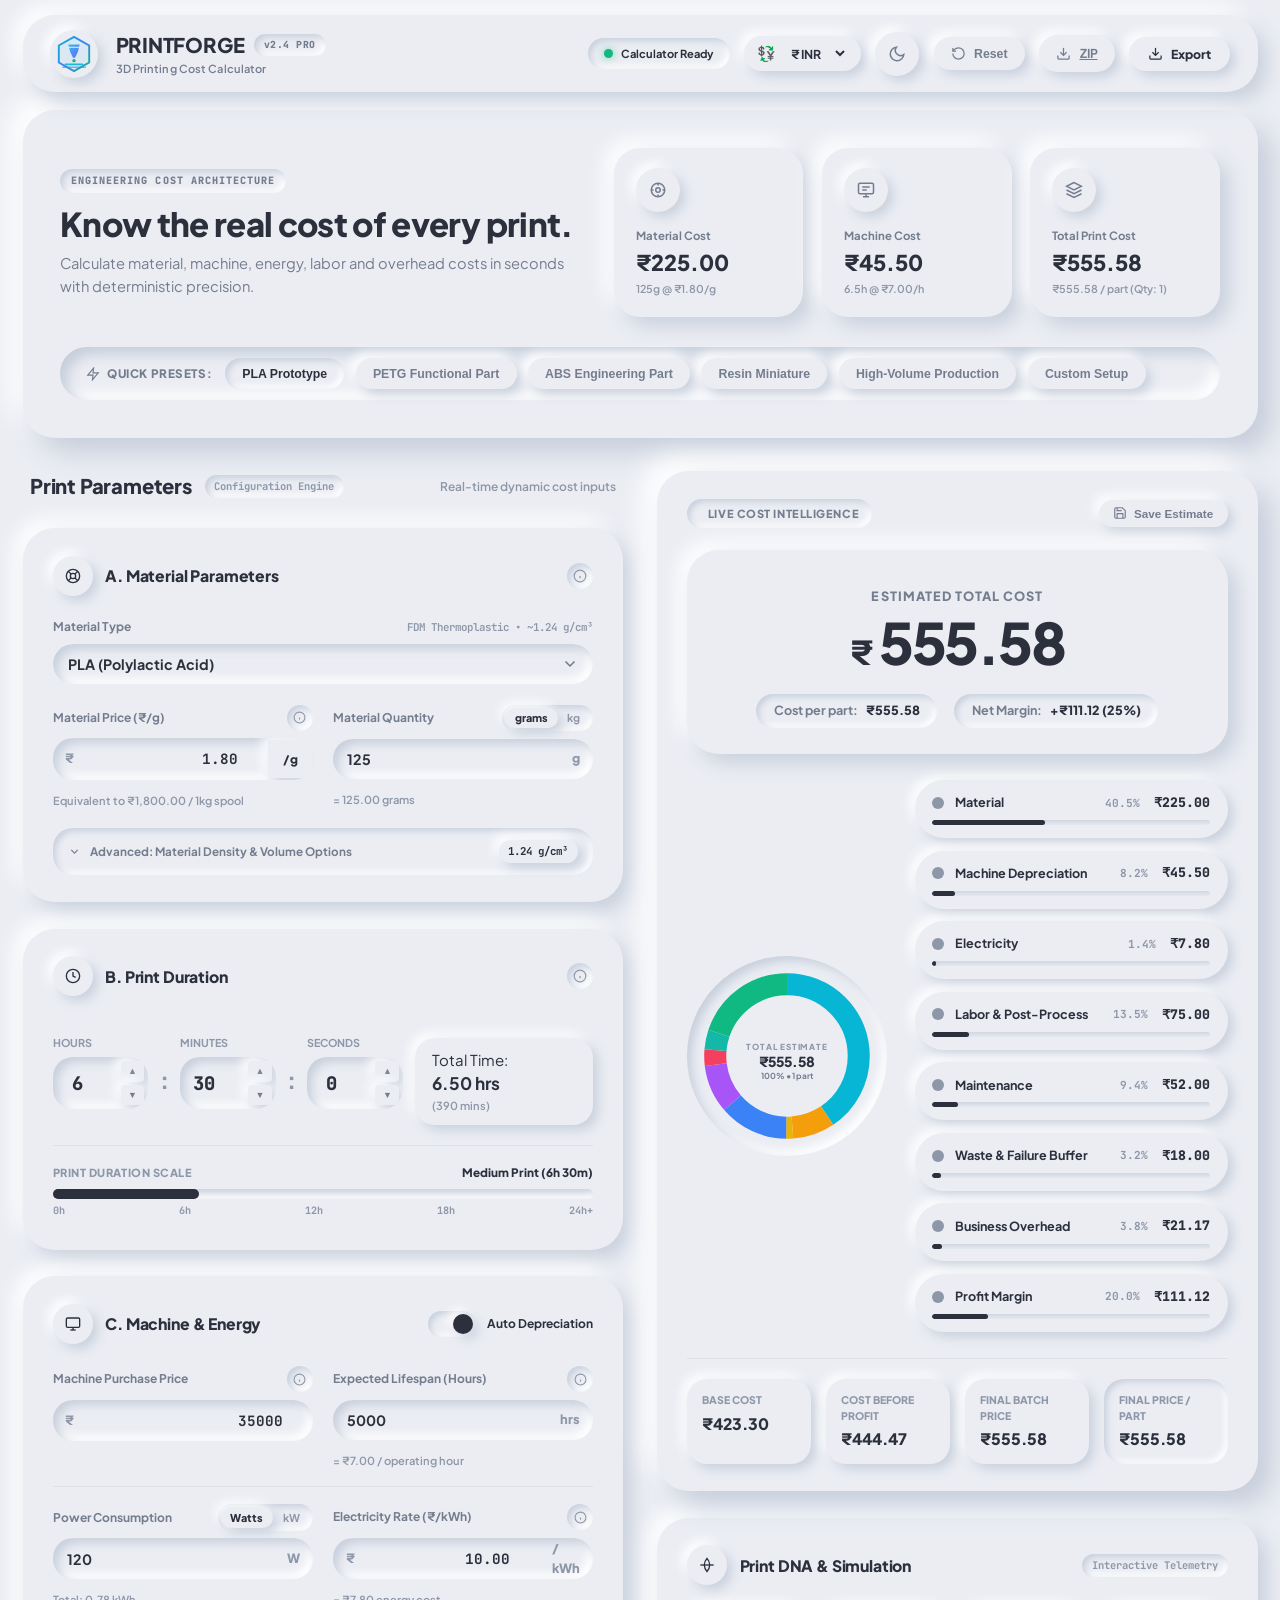
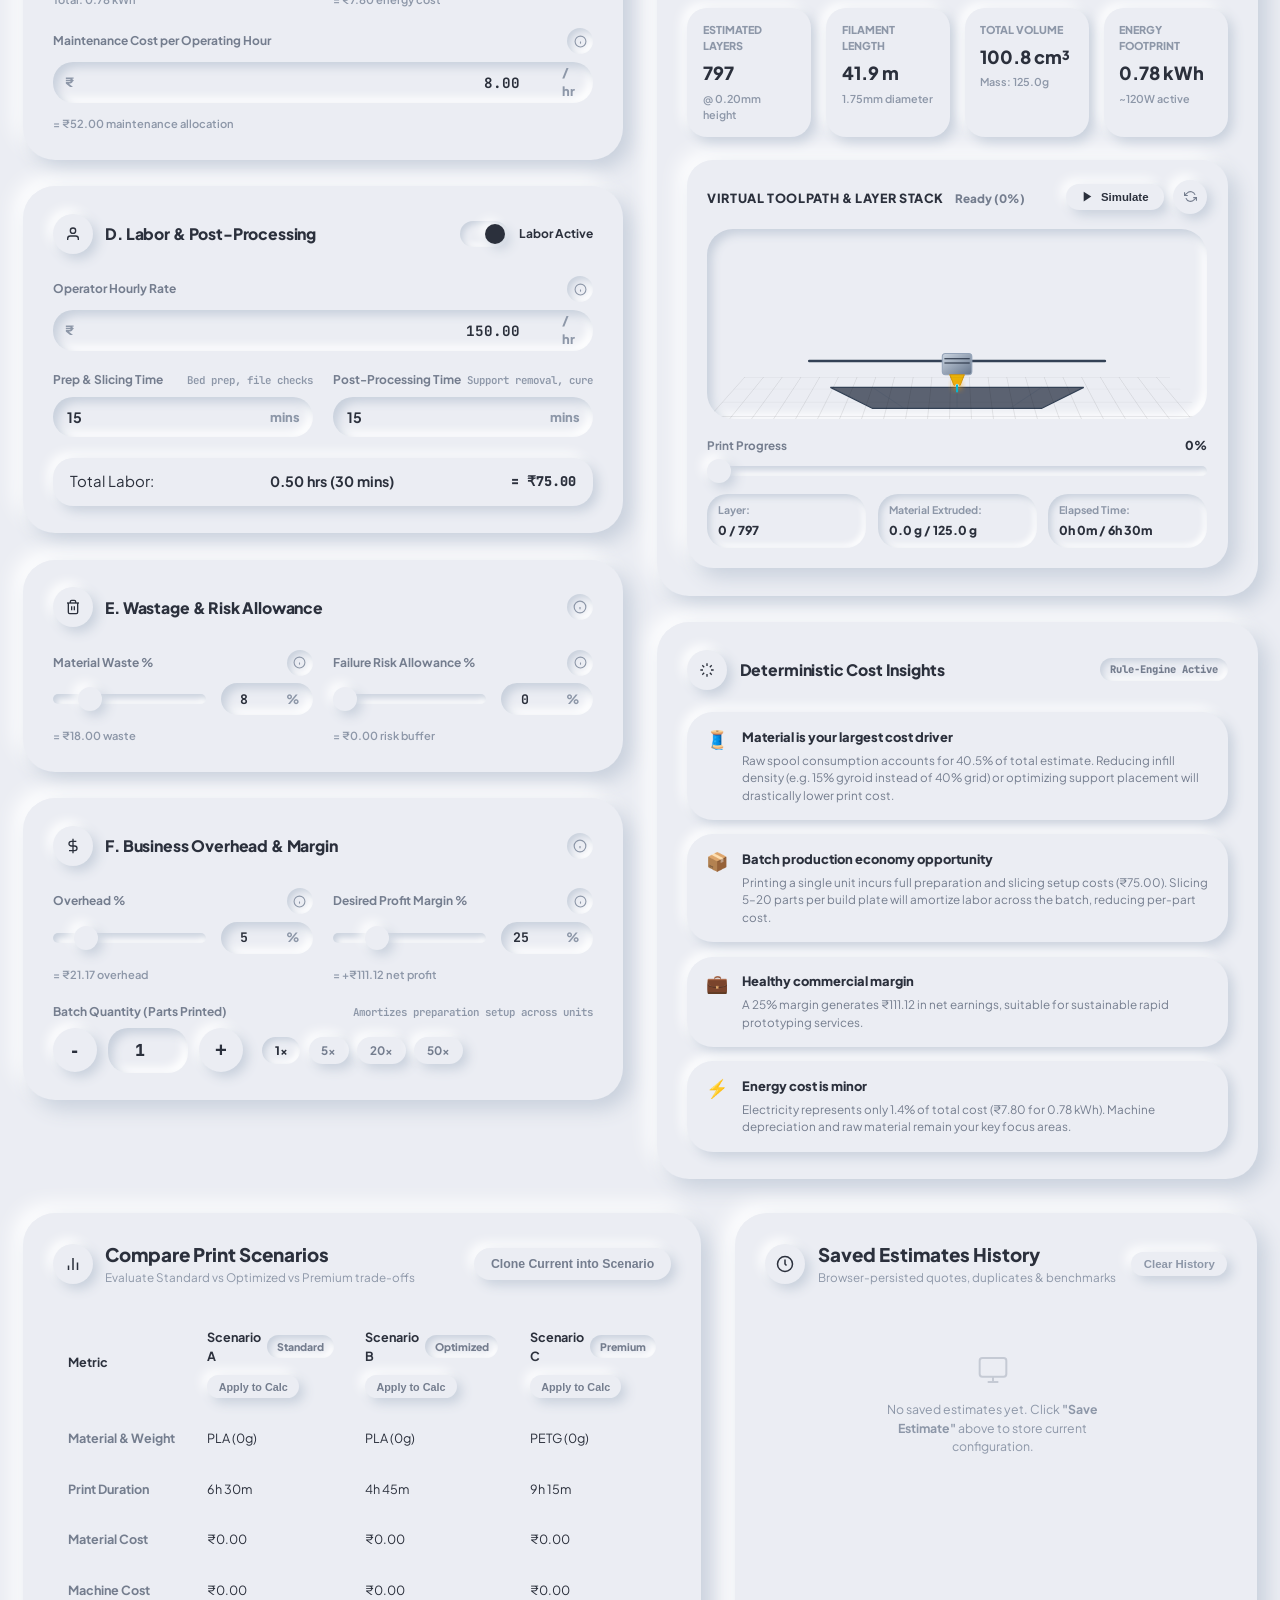
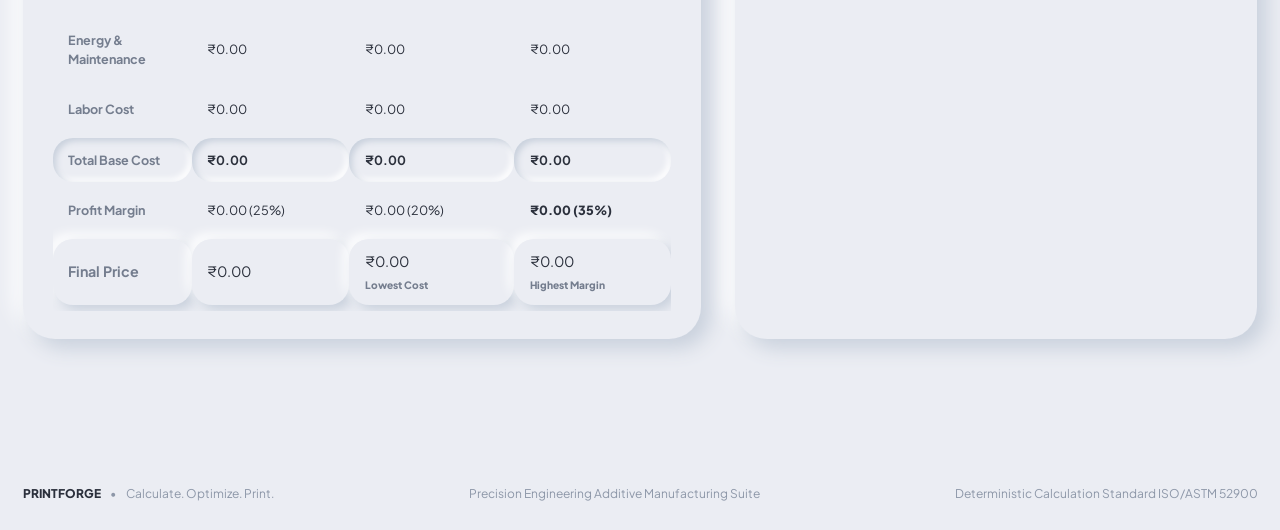
<file: index.html>
<!DOCTYPE html>
<html lang="en" data-theme="light">
<head>
  <meta charset="UTF-8">
  <meta name="viewport" content="width=device-width, initial-scale=1.0">
  <title>PrintForge — 3D Printing Cost Calculator</title>
  <meta name="description" content="Professional engineering cost estimator for 3D printed parts. Calculate material, machine wear, energy, labor, and profit margins with live intelligence.">
  <link rel="preconnect" href="https://fonts.googleapis.com">
  <link rel="preconnect" href="https://fonts.gstatic.com" crossorigin>
  <link href="https://fonts.googleapis.com/css2?family=JetBrains+Mono:wght@400;500;600;700&family=Plus+Jakarta+Sans:wght@300;400;500;600;700;800&display=swap" rel="stylesheet">
  <link rel="stylesheet" href="style.css">
</head>
<body>
  <!-- Precision Technical Background Grid -->
  <div class="bg-grid-overlay" aria-hidden="true"></div>
  <div class="ambient-glow ambient-glow-1" aria-hidden="true"></div>
  <div class="ambient-glow ambient-glow-2" aria-hidden="true"></div>
  <div class="ambient-glow ambient-glow-3" aria-hidden="true"></div>
  <div class="ambient-glow ambient-glow-4" aria-hidden="true"></div>

  <!-- Header -->
  <header class="app-header">
    <div class="header-container">
      <div class="brand-section">
        <div class="brand-logo" aria-label="PrintForge Logo">
          <svg viewBox="0 0 40 40" width="38" height="38" fill="none" class="brand-svg">
            <defs>
              <linearGradient id="logoGrad" x1="0%" y1="0%" x2="100%" y2="100%">
                <stop offset="0%" stop-color="#06b6d4" />
                <stop offset="50%" stop-color="#3b82f6" />
                <stop offset="100%" stop-color="#10b981" />
              </linearGradient>
              <linearGradient id="nozzleGrad" x1="0%" y1="0%" x2="100%" y2="100%">
                <stop offset="0%" stop-color="#38bdf8" />
                <stop offset="100%" stop-color="#6366f1" />
              </linearGradient>
            </defs>
            <!-- Hexagonal Chassis -->
            <polygon points="20,2 36,11 36,29 20,38 4,29 4,11" stroke="url(#logoGrad)" stroke-width="2" fill="rgba(6, 182, 212, 0.08)" />
            <!-- Hotend / Nozzle Geometry -->
            <path d="M14 10 L26 10 L24 18 L21 24 L19 24 L16 18 Z" fill="url(#nozzleGrad)" />
            <!-- Heat Block Heat Lines -->
            <line x1="14" y1="13" x2="26" y2="13" stroke="#e0f2fe" stroke-width="1.2" stroke-linecap="round" opacity="0.8" />
            <!-- Extrusion Droplet / Tip -->
            <circle cx="20" cy="27" r="1.8" fill="#10b981" />
            <!-- Layer Lines below nozzle -->
            <path d="M11 31 L29 31" stroke="#06b6d4" stroke-width="1.8" stroke-linecap="round" opacity="0.9" />
            <path d="M8 34 L32 34" stroke="#3b82f6" stroke-width="1.5" stroke-linecap="round" opacity="0.6" />
          </svg>
        </div>
        <div class="brand-text">
          <div class="brand-title-row">
            <h1 class="brand-name">PRINTFORGE</h1>
            <span class="brand-tag">v2.4 PRO</span>
          </div>
          <p class="brand-subtitle">3D Printing Cost Calculator</p>
        </div>
      </div>

      <div class="header-controls">
        <!-- Live Status Indicator -->
        <div class="status-indicator" title="Calculation Engine Real-time Active">
          <span class="status-dot"></span>
          <span class="status-label">Calculator Ready</span>
        </div>

        <!-- Currency Selector -->
        <div class="control-pill currency-selector-pill">
          <label for="currencySelect" class="sr-only">Currency</label>
          <span class="pill-icon" aria-hidden="true">💱</span>
          <select id="currencySelect" class="clean-select" title="Select Currency">
            <option value="INR" selected>₹ INR</option>
            <option value="USD">$ USD</option>
            <option value="EUR">€ EUR</option>
            <option value="GBP">£ GBP</option>
          </select>
        </div>

        <!-- Theme Toggle -->
        <button id="themeToggleBtn" class="icon-btn" aria-label="Toggle dark/light theme" title="Toggle Theme (Dark / Light)">
          <svg class="theme-icon-sun" viewBox="0 0 24 24" width="18" height="18" fill="none" stroke="currentColor" stroke-width="2">
            <circle cx="12" cy="12" r="5"></circle>
            <line x1="12" y1="1" x2="12" y2="3"></line>
            <line x1="12" y1="21" x2="12" y2="23"></line>
            <line x1="4.22" y1="4.22" x2="5.64" y2="5.64"></line>
            <line x1="18.36" y1="18.36" x2="19.78" y2="19.78"></line>
            <line x1="1" y1="12" x2="3" y2="12"></line>
            <line x1="21" y1="12" x2="23" y2="12"></line>
            <line x1="4.22" y1="19.78" x2="5.64" y2="18.36"></line>
            <line x1="18.36" y1="5.64" x2="19.78" y2="4.22"></line>
          </svg>
          <svg class="theme-icon-moon" viewBox="0 0 24 24" width="18" height="18" fill="none" stroke="currentColor" stroke-width="2">
            <path d="M21 12.79A9 9 0 1 1 11.21 3 7 7 0 0 0 21 12.79z"></path>
          </svg>
        </button>

        <!-- Reset Button -->
        <button id="resetDefaultsBtn" class="action-btn-secondary" title="Reset all fields to default parameters">
          <svg viewBox="0 0 24 24" width="15" height="15" fill="none" stroke="currentColor" stroke-width="2">
            <path d="M3 12a9 9 0 1 0 9-9 9.75 9.75 0 0 0-6.74 2.74L3 8"></path>
            <path d="M3 3v5h5"></path>
          </svg>
          <span>Reset</span>
        </button>

        <!-- Download Code ZIP Button -->
        <a id="downloadZipBtn" href="printforge.zip" download="printforge.zip" class="action-btn-secondary download-zip-link" title="Download entire codebase as ZIP archive">
          <svg viewBox="0 0 24 24" width="15" height="15" fill="none" stroke="currentColor" stroke-width="2">
            <path d="M21 15v4a2 2 0 0 1-2 2H5a2 2 0 0 1-2-2v-4"></path>
            <polyline points="7 10 12 15 17 10"></polyline>
            <line x1="12" y1="15" x2="12" y2="3"></line>
          </svg>
          <span>ZIP</span>
        </a>

        <!-- Export Estimate Button -->
        <button id="headerExportBtn" class="action-btn-primary" title="Export Quote / Invoice">
          <svg viewBox="0 0 24 24" width="15" height="15" fill="none" stroke="currentColor" stroke-width="2">
            <path d="M21 15v4a2 2 0 0 1-2 2H5a2 2 0 0 1-2-2v-4"></path>
            <polyline points="7 10 12 15 17 10"></polyline>
            <line x1="12" y1="15" x2="12" y2="3"></line>
          </svg>
          <span>Export</span>
        </button>
      </div>
    </div>
  </header>

  <!-- Main Container -->
  <main class="app-main">
    <!-- Hero / Quick Summary Banner -->
    <section class="hero-section">
      <div class="hero-content">
        <div class="hero-text-block">
          <span class="hero-badge">ENGINEERING COST ARCHITECTURE</span>
          <h2 class="hero-title">Know the real cost of every print.</h2>
          <p class="hero-subtitle">Calculate material, machine, energy, labor and overhead costs in seconds with deterministic precision.</p>
        </div>

        <!-- 3 Compact Quick Statistics Cards -->
        <div class="quick-stats-grid">
          <div class="quick-stat-card stat-material">
            <div class="stat-icon-wrapper" aria-hidden="true">
              <svg viewBox="0 0 24 24" width="18" height="18" fill="none" stroke="currentColor" stroke-width="2">
                <circle cx="12" cy="12" r="9"></circle>
                <circle cx="12" cy="12" r="3"></circle>
                <path d="M12 3v3M12 18v3M3 12h3M18 12h3"></path>
              </svg>
            </div>
            <div class="stat-info">
              <span class="stat-label">Material Cost</span>
              <div class="stat-value" id="quickStatMaterial">₹225.00</div>
              <span class="stat-hint" id="quickStatMaterialHint">125g @ ₹1.80/g</span>
            </div>
          </div>

          <div class="quick-stat-card stat-machine">
            <div class="stat-icon-wrapper" aria-hidden="true">
              <svg viewBox="0 0 24 24" width="18" height="18" fill="none" stroke="currentColor" stroke-width="2">
                <rect x="2" y="3" width="20" height="14" rx="2"></rect>
                <line x1="8" y1="21" x2="16" y2="21"></line>
                <line x1="12" y1="17" x2="12" y2="21"></line>
                <path d="M7 8h10M7 12h6"></path>
              </svg>
            </div>
            <div class="stat-info">
              <span class="stat-label">Machine Cost</span>
              <div class="stat-value" id="quickStatMachine">₹45.50</div>
              <span class="stat-hint" id="quickStatMachineHint">6.5h @ ₹7.00/h</span>
            </div>
          </div>

          <div class="quick-stat-card stat-total-cost">
            <div class="stat-icon-wrapper" aria-hidden="true">
              <svg viewBox="0 0 24 24" width="18" height="18" fill="none" stroke="currentColor" stroke-width="2">
                <polygon points="12 2 2 7 12 12 22 7 12 2"></polygon>
                <polyline points="2 17 12 22 22 17"></polyline>
                <polyline points="2 12 12 17 22 12"></polyline>
              </svg>
            </div>
            <div class="stat-info">
              <span class="stat-label">Total Print Cost</span>
              <div class="stat-value text-accent-glow" id="quickStatTotal">₹555.59</div>
              <span class="stat-hint" id="quickStatUnitCost">₹555.59 / part (Qty: 1)</span>
            </div>
          </div>
        </div>
      </div>

      <!-- Presets Carousel / Quick Buttons -->
      <div class="presets-bar">
        <span class="presets-label">
          <svg viewBox="0 0 24 24" width="14" height="14" fill="none" stroke="currentColor" stroke-width="2">
            <polygon points="13 2 3 14 12 14 11 22 21 10 12 10 13 2"></polygon>
          </svg>
          Quick Presets:
        </span>
        <div class="preset-chips">
          <button class="preset-chip active" data-preset="pla_prototype">PLA Prototype</button>
          <button class="preset-chip" data-preset="petg_functional">PETG Functional Part</button>
          <button class="preset-chip" data-preset="abs_engineering">ABS Engineering Part</button>
          <button class="preset-chip" data-preset="resin_miniature">Resin Miniature</button>
          <button class="preset-chip" data-preset="high_volume">High-Volume Production</button>
          <button class="preset-chip" data-preset="custom">Custom Setup</button>
        </div>
      </div>
    </section>

    <!-- Two-Column Calculator Layout -->
    <div class="calculator-layout">
      <!-- LEFT COLUMN: PRINT PARAMETERS -->
      <div class="layout-column params-column">
        <div class="column-header">
          <div class="column-title-group">
            <h3 class="column-title">Print Parameters</h3>
            <span class="column-tag">Configuration Engine</span>
          </div>
          <span class="column-caption">Real-time dynamic cost inputs</span>
        </div>

        <!-- Section A: Material -->
        <section class="param-card" id="cardMaterial">
          <div class="card-header">
            <div class="card-title-group">
              <div class="card-icon material-icon" aria-hidden="true">
                <svg viewBox="0 0 24 24" width="16" height="16" fill="none" stroke="currentColor" stroke-width="2">
                  <circle cx="12" cy="12" r="10"></circle>
                  <circle cx="12" cy="12" r="4"></circle>
                  <line x1="4.93" y1="4.93" x2="9.17" y2="9.17"></line>
                  <line x1="14.83" y1="14.83" x2="19.07" y2="19.07"></line>
                  <line x1="14.83" y1="9.17" x2="19.07" y2="4.93"></line>
                  <line x1="4.93" y1="19.07" x2="9.17" y2="14.83"></line>
                </svg>
              </div>
              <h4 class="card-title">A. Material Parameters</h4>
            </div>
            <div class="tooltip-trigger" data-tooltip="Material used for the print. Spool price and density dictate weight, filament length, and cost per gram.">
              <svg viewBox="0 0 24 24" width="14" height="14" fill="none" stroke="currentColor" stroke-width="2"><circle cx="12" cy="12" r="10"></circle><line x1="12" y1="16" x2="12" y2="12"></line><line x1="12" y1="8" x2="12.01" y2="8"></line></svg>
            </div>
          </div>

          <div class="card-body">
            <div class="input-grid">
              <!-- Material Type Dropdown -->
              <div class="form-group full-width">
                <label for="materialType" class="field-label">
                  <span>Material Type</span>
                  <span class="field-info" id="materialPropertiesTag">FDM Thermoplastic • ~1.24 g/cm³</span>
                </label>
                <div class="select-wrapper">
                  <select id="materialType" class="field-select">
                    <option value="PLA" selected>PLA (Polylactic Acid)</option>
                    <option value="PETG">PETG (Polyethylene Terephthalate)</option>
                    <option value="ABS">ABS (Acrylonitrile Butadiene Styrene)</option>
                    <option value="ASA">ASA (Acrylonitrile Styrene Acrylate)</option>
                    <option value="TPU">TPU (Thermoplastic Polyurethane 95A)</option>
                    <option value="Nylon">Nylon (Polyamide PA6/PA12)</option>
                    <option value="Resin">Resin (Standard Photopolymer)</option>
                    <option value="Custom">Custom Filament / Resin</option>
                  </select>
                </div>
              </div>

              <!-- Material Price -->
              <div class="form-group">
                <label for="materialPriceInput" class="field-label">
                  <span>Material Price (<span class="currency-symbol">₹</span>/<span id="priceUnitLabel">g</span>)</span>
                  <div class="tooltip-trigger" data-tooltip="Price per gram or per kilogram of raw spool/resin. Switching unit auto-converts.">
                    <svg viewBox="0 0 24 24" width="13" height="13" fill="none" stroke="currentColor" stroke-width="2"><circle cx="12" cy="12" r="10"></circle><line x1="12" y1="16" x2="12" y2="12"></line><line x1="12" y1="8" x2="12.01" y2="8"></line></svg>
                  </div>
                </label>
                <div class="input-with-addons">
                  <span class="input-addon-left currency-symbol">₹</span>
                  <input type="number" id="materialPriceInput" class="field-input text-right" step="0.01" min="0" value="1.80" placeholder="0.00">
                  <button type="button" id="priceUnitToggleBtn" class="addon-toggle-btn" title="Toggle between Price per Gram and Price per Kg">/g</button>
                </div>
                <span class="field-helper" id="spoolPriceEquivalent">Equivalent to ₹1,800.00 / 1kg spool</span>
              </div>

              <!-- Material Quantity -->
              <div class="form-group">
                <label for="materialQuantityInput" class="field-label">
                  <span>Material Quantity</span>
                  <!-- Mass unit toggle -->
                  <div class="inline-segment-toggle" id="massUnitSegment">
                    <button type="button" class="segment-btn active" data-unit="g">grams</button>
                    <button type="button" class="segment-btn" data-unit="kg">kg</button>
                  </div>
                </label>
                <div class="input-with-addons">
                  <input type="number" id="materialQuantityInput" class="field-input" step="1" min="0" value="125" placeholder="0">
                  <span class="input-addon-right" id="massUnitLabel">g</span>
                </div>
                <span class="field-helper" id="massGramsHelper">= 125.00 grams</span>
              </div>

              <!-- Material Density (Optional / Advanced) -->
              <div class="form-group full-width density-row">
                <div class="expandable-header" id="densityToggleHeader">
                  <span class="expandable-title">
                    <svg viewBox="0 0 24 24" width="13" height="13" fill="none" stroke="currentColor" stroke-width="2"><polyline points="6 9 12 15 18 9"></polyline></svg>
                    Advanced: Material Density & Volume Options
                  </span>
                  <span class="expandable-badge" id="currentDensityBadge">1.24 g/cm³</span>
                </div>
                <div class="expandable-content" id="densityContent">
                  <div class="density-flex">
                    <div class="form-subgroup">
                      <label for="materialDensityInput" class="field-label-sm">
                        <span>Density (g/cm³)</span>
                        <div class="tooltip-trigger" data-tooltip="Specific gravity of material. Used to calculate volumetric displacement (cm³) and total extruded filament length in meters.">
                          <svg viewBox="0 0 24 24" width="12" height="12" fill="none" stroke="currentColor" stroke-width="2"><circle cx="12" cy="12" r="10"></circle><line x1="12" y1="16" x2="12" y2="12"></line><line x1="12" y1="8" x2="12.01" y2="8"></line></svg>
                        </div>
                      </label>
                      <input type="number" id="materialDensityInput" class="field-input field-input-sm" step="0.01" min="0.1" max="10" value="1.24">
                    </div>
                    <div class="form-subgroup">
                      <label for="filamentDiameterSelect" class="field-label-sm">Filament Diameter</label>
                      <select id="filamentDiameterSelect" class="field-select field-select-sm">
                        <option value="1.75" selected>1.75 mm standard</option>
                        <option value="2.85">2.85 mm (Ultimaker)</option>
                      </select>
                    </div>
                    <div class="density-output-chip">
                      <span class="chip-label">Calculated Volume:</span>
                      <strong id="calculatedVolumeTag">100.8 cm³</strong>
                    </div>
                  </div>
                </div>
              </div>
            </div>
          </div>
        </section>

        <!-- Section B: Print Time -->
        <section class="param-card" id="cardPrintTime">
          <div class="card-header">
            <div class="card-title-group">
              <div class="card-icon time-icon" aria-hidden="true">
                <svg viewBox="0 0 24 24" width="16" height="16" fill="none" stroke="currentColor" stroke-width="2">
                  <circle cx="12" cy="12" r="10"></circle>
                  <polyline points="12 6 12 12 16 14"></polyline>
                </svg>
              </div>
              <h4 class="card-title">B. Print Duration</h4>
            </div>
            <div class="tooltip-trigger" data-tooltip="Total slicing duration. Directly drives machine wear, depreciation, and electrical power consumption.">
              <svg viewBox="0 0 24 24" width="14" height="14" fill="none" stroke="currentColor" stroke-width="2"><circle cx="12" cy="12" r="10"></circle><line x1="12" y1="16" x2="12" y2="12"></line><line x1="12" y1="8" x2="12.01" y2="8"></line></svg>
            </div>
          </div>

          <div class="card-body">
            <div class="time-inputs-row">
              <!-- Hours -->
              <div class="time-box">
                <label for="printHoursInput" class="time-box-label">Hours</label>
                <div class="time-input-stepper">
                  <input type="number" id="printHoursInput" class="time-input" min="0" max="999" value="6" placeholder="0">
                  <div class="stepper-buttons">
                    <button type="button" class="step-btn" data-target="printHoursInput" data-dir="up">▲</button>
                    <button type="button" class="step-btn" data-target="printHoursInput" data-dir="down">▼</button>
                  </div>
                </div>
              </div>

              <span class="time-colon">:</span>

              <!-- Minutes -->
              <div class="time-box">
                <label for="printMinutesInput" class="time-box-label">Minutes</label>
                <div class="time-input-stepper">
                  <input type="number" id="printMinutesInput" class="time-input" min="0" max="59" value="30" placeholder="0">
                  <div class="stepper-buttons">
                    <button type="button" class="step-btn" data-target="printMinutesInput" data-dir="up">▲</button>
                    <button type="button" class="step-btn" data-target="printMinutesInput" data-dir="down">▼</button>
                  </div>
                </div>
              </div>

              <span class="time-colon">:</span>

              <!-- Optional Seconds -->
              <div class="time-box">
                <label for="printSecondsInput" class="time-box-label">Seconds</label>
                <div class="time-input-stepper">
                  <input type="number" id="printSecondsInput" class="time-input" min="0" max="59" value="0" placeholder="0">
                  <div class="stepper-buttons">
                    <button type="button" class="step-btn" data-target="printSecondsInput" data-dir="up">▲</button>
                    <button type="button" class="step-btn" data-target="printSecondsInput" data-dir="down">▼</button>
                  </div>
                </div>
              </div>

              <div class="time-total-chip">
                <span class="chip-label">Total Time:</span>
                <strong id="totalHoursDecimalTag">6.50 hrs</strong>
                <span class="chip-sub" id="totalMinutesTag">(390 mins)</span>
              </div>
            </div>

            <!-- Visual Timeline Indicator -->
            <div class="timeline-container">
              <div class="timeline-header">
                <span class="timeline-label">Print Duration Scale</span>
                <span class="timeline-scale-value" id="timelineScaleText">Medium Print (6h 30m)</span>
              </div>
              <div class="timeline-track">
                <div class="timeline-fill" id="timelineFillBar" style="width: 27%;"></div>
                <div class="timeline-markers">
                  <span class="marker marker-0">0h</span>
                  <span class="marker marker-6">6h</span>
                  <span class="marker marker-12">12h</span>
                  <span class="marker marker-18">18h</span>
                  <span class="marker marker-24">24h+</span>
                </div>
              </div>
            </div>
          </div>
        </section>

        <!-- Section C: Machine & Energy -->
        <section class="param-card" id="cardMachine">
          <div class="card-header">
            <div class="card-title-group">
              <div class="card-icon machine-icon" aria-hidden="true">
                <svg viewBox="0 0 24 24" width="16" height="16" fill="none" stroke="currentColor" stroke-width="2">
                  <rect x="2" y="3" width="20" height="14" rx="2"></rect>
                  <line x1="8" y1="21" x2="16" y2="21"></line>
                  <line x1="12" y1="17" x2="12" y2="21"></line>
                </svg>
              </div>
              <h4 class="card-title">C. Machine & Energy</h4>
            </div>

            <!-- Depreciation Mode Switch -->
            <div class="mode-switch-wrapper">
              <label class="switch-control" title="Toggle between depreciation-based rate and manual flat rate">
                <input type="checkbox" id="machineRateModeToggle" checked>
                <span class="switch-slider"></span>
                <span class="switch-label" id="machineModeLabel">Auto Depreciation</span>
              </label>
            </div>
          </div>

          <div class="card-body">
            <!-- Machine Cost Inputs (Auto Depreciation Mode) -->
            <div id="autoDepreciationFields" class="input-grid">
              <div class="form-group">
                <label for="machinePurchasePrice" class="field-label">
                  <span>Machine Purchase Price</span>
                  <div class="tooltip-trigger" data-tooltip="Total capital cost of the 3D printer hardware (e.g. ₹35,000 / $450).">
                    <svg viewBox="0 0 24 24" width="13" height="13" fill="none" stroke="currentColor" stroke-width="2"><circle cx="12" cy="12" r="10"></circle><line x1="12" y1="16" x2="12" y2="12"></line><line x1="12" y1="8" x2="12.01" y2="8"></line></svg>
                  </div>
                </label>
                <div class="input-with-addons">
                  <span class="input-addon-left currency-symbol">₹</span>
                  <input type="number" id="machinePurchasePrice" class="field-input text-right" min="0" step="100" value="35000">
                </div>
              </div>

              <div class="form-group">
                <label for="machineLifespanHours" class="field-label">
                  <span>Expected Lifespan (Hours)</span>
                  <div class="tooltip-trigger" data-tooltip="Expected operating runtime before machine replacement or full write-off (standard is 3,000 – 10,000 hours).">
                    <svg viewBox="0 0 24 24" width="13" height="13" fill="none" stroke="currentColor" stroke-width="2"><circle cx="12" cy="12" r="10"></circle><line x1="12" y1="16" x2="12" y2="12"></line><line x1="12" y1="8" x2="12.01" y2="8"></line></svg>
                  </div>
                </label>
                <div class="input-with-addons">
                  <input type="number" id="machineLifespanHours" class="field-input" min="100" step="100" value="5000">
                  <span class="input-addon-right">hrs</span>
                </div>
                <span class="field-helper" id="calculatedDepreciationHelper">= <span class="currency-symbol">₹</span>7.00 / operating hour</span>
              </div>
            </div>

            <!-- Manual Hourly Rate (Hidden unless toggled) -->
            <div id="manualRateFields" class="input-grid hidden">
              <div class="form-group full-width">
                <label for="manualMachineHourlyRate" class="field-label">
                  <span>Machine Hourly Rate (<span class="currency-symbol">₹</span>/hr)</span>
                  <div class="tooltip-trigger" data-tooltip="Custom flat hourly rate charged for machine operating time.">
                    <svg viewBox="0 0 24 24" width="13" height="13" fill="none" stroke="currentColor" stroke-width="2"><circle cx="12" cy="12" r="10"></circle><line x1="12" y1="16" x2="12" y2="12"></line><line x1="12" y1="8" x2="12.01" y2="8"></line></svg>
                  </div>
                </label>
                <div class="input-with-addons">
                  <span class="input-addon-left currency-symbol">₹</span>
                  <input type="number" id="manualMachineHourlyRate" class="field-input text-right" min="0" step="0.5" value="7.00">
                  <span class="input-addon-right">/ hr</span>
                </div>
              </div>
            </div>

            <!-- Power & Maintenance Grid -->
            <div class="input-grid section-divider-top">
              <!-- Electricity Consumption -->
              <div class="form-group">
                <label for="machinePowerWatts" class="field-label">
                  <span>Power Consumption</span>
                  <div class="inline-segment-toggle" id="powerUnitSegment">
                    <button type="button" class="segment-btn active" data-unit="W">Watts</button>
                    <button type="button" class="segment-btn" data-unit="kW">kW</button>
                  </div>
                </label>
                <div class="input-with-addons">
                  <input type="number" id="machinePowerWatts" class="field-input" min="1" step="5" value="120">
                  <span class="input-addon-right" id="powerUnitLabel">W</span>
                </div>
                <span class="field-helper" id="energyConsumedHelper">Total: 0.78 kWh</span>
              </div>

              <!-- Electricity Price -->
              <div class="form-group">
                <label for="electricityRatePerKwh" class="field-label">
                  <span>Electricity Rate (<span class="currency-symbol">₹</span>/kWh)</span>
                  <div class="tooltip-trigger" data-tooltip="Local commercial or residential electricity tariff per kilowatt-hour.">
                    <svg viewBox="0 0 24 24" width="13" height="13" fill="none" stroke="currentColor" stroke-width="2"><circle cx="12" cy="12" r="10"></circle><line x1="12" y1="16" x2="12" y2="12"></line><line x1="12" y1="8" x2="12.01" y2="8"></line></svg>
                  </div>
                </label>
                <div class="input-with-addons">
                  <span class="input-addon-left currency-symbol">₹</span>
                  <input type="number" id="electricityRatePerKwh" class="field-input text-right" min="0" step="0.5" value="10.00">
                  <span class="input-addon-right">/ kWh</span>
                </div>
                <span class="field-helper" id="calculatedElectricityHelper">= <span class="currency-symbol">₹</span>7.80 energy cost</span>
              </div>

              <!-- Maintenance Cost -->
              <div class="form-group full-width">
                <label for="maintenanceRatePerHour" class="field-label">
                  <span>Maintenance Cost per Operating Hour</span>
                  <div class="tooltip-trigger" data-tooltip="Accounts for replacement nozzles, belts, lead screws lubrication, build sheets, heater cartridges, and wear items over time.">
                    <svg viewBox="0 0 24 24" width="13" height="13" fill="none" stroke="currentColor" stroke-width="2"><circle cx="12" cy="12" r="10"></circle><line x1="12" y1="16" x2="12" y2="12"></line><line x1="12" y1="8" x2="12.01" y2="8"></line></svg>
                  </div>
                </label>
                <div class="input-with-addons">
                  <span class="input-addon-left currency-symbol">₹</span>
                  <input type="number" id="maintenanceRatePerHour" class="field-input text-right" min="0" step="0.5" value="8.00">
                  <span class="input-addon-right">/ hr</span>
                </div>
                <span class="field-helper" id="calculatedMaintenanceHelper">= <span class="currency-symbol">₹</span>52.00 maintenance allocation</span>
              </div>
            </div>
          </div>
        </section>

        <!-- Section D: Labor -->
        <section class="param-card" id="cardLabor">
          <div class="card-header">
            <div class="card-title-group">
              <div class="card-icon labor-icon" aria-hidden="true">
                <svg viewBox="0 0 24 24" width="16" height="16" fill="none" stroke="currentColor" stroke-width="2">
                  <path d="M20 21v-2a4 4 0 0 0-4-4H8a4 4 0 0 0-4 4v2"></path>
                  <circle cx="12" cy="7" r="4"></circle>
                </svg>
              </div>
              <h4 class="card-title">D. Labor & Post-Processing</h4>
            </div>

            <!-- Labor Toggle -->
            <div class="mode-switch-wrapper">
              <label class="switch-control" title="Enable or disable labor cost calculation">
                <input type="checkbox" id="laborEnabledToggle" checked>
                <span class="switch-slider"></span>
                <span class="switch-label" id="laborToggleLabel">Labor Active</span>
              </label>
            </div>
          </div>

          <div class="card-body" id="laborFieldsBody">
            <div class="input-grid">
              <!-- Labor Hourly Rate -->
              <div class="form-group full-width">
                <label for="laborHourlyRate" class="field-label">
                  <span>Operator Hourly Rate</span>
                  <div class="tooltip-trigger" data-tooltip="Hourly cost of technician/operator time for file preparation, bed cleaning, and manual post-processing.">
                    <svg viewBox="0 0 24 24" width="13" height="13" fill="none" stroke="currentColor" stroke-width="2"><circle cx="12" cy="12" r="10"></circle><line x1="12" y1="16" x2="12" y2="12"></line><line x1="12" y1="8" x2="12.01" y2="8"></line></svg>
                  </div>
                </label>
                <div class="input-with-addons">
                  <span class="input-addon-left currency-symbol">₹</span>
                  <input type="number" id="laborHourlyRate" class="field-input text-right" min="0" step="10" value="150.00">
                  <span class="input-addon-right">/ hr</span>
                </div>
              </div>

              <!-- Prep Time -->
              <div class="form-group">
                <label for="prepTimeMinutes" class="field-label">
                  <span>Prep & Slicing Time</span>
                  <span class="field-info">Bed prep, file checks</span>
                </label>
                <div class="input-with-addons">
                  <input type="number" id="prepTimeMinutes" class="field-input" min="0" max="600" step="5" value="15">
                  <span class="input-addon-right">mins</span>
                </div>
              </div>

              <!-- Post-Processing Time -->
              <div class="form-group">
                <label for="postTimeMinutes" class="field-label">
                  <span>Post-Processing Time</span>
                  <span class="field-info">Support removal, cure</span>
                </label>
                <div class="input-with-addons">
                  <input type="number" id="postTimeMinutes" class="field-input" min="0" max="600" step="5" value="15">
                  <span class="input-addon-right">mins</span>
                </div>
              </div>

              <div class="form-group full-width">
                <div class="labor-summary-chip">
                  <span class="chip-label">Total Labor:</span>
                  <strong id="totalLaborDurationTag">0.50 hrs (30 mins)</strong>
                  <span class="chip-badge" id="totalLaborCostTag">= <span class="currency-symbol">₹</span>75.00</span>
                </div>
              </div>
            </div>
          </div>
        </section>

        <!-- Section E: Wastage & Risk Allowance -->
        <section class="param-card" id="cardWaste">
          <div class="card-header">
            <div class="card-title-group">
              <div class="card-icon waste-icon" aria-hidden="true">
                <svg viewBox="0 0 24 24" width="16" height="16" fill="none" stroke="currentColor" stroke-width="2">
                  <polyline points="3 6 5 6 21 6"></polyline>
                  <path d="M19 6v14a2 2 0 0 1-2 2H7a2 2 0 0 1-2-2V6m3 0V4a2 2 0 0 1 2-2h4a2 2 0 0 1 2 2v2"></path>
                  <line x1="10" y1="11" x2="10" y2="17"></line>
                  <line x1="14" y1="11" x2="14" y2="17"></line>
                </svg>
              </div>
              <h4 class="card-title">E. Wastage & Risk Allowance</h4>
            </div>
            <div class="tooltip-trigger" data-tooltip="Accounts for support material, purge lines, skirts, brims, and print failure probability.">
              <svg viewBox="0 0 24 24" width="14" height="14" fill="none" stroke="currentColor" stroke-width="2"><circle cx="12" cy="12" r="10"></circle><line x1="12" y1="16" x2="12" y2="12"></line><line x1="12" y1="8" x2="12.01" y2="8"></line></svg>
            </div>
          </div>

          <div class="card-body">
            <div class="input-grid">
              <!-- Material Waste Percentage -->
              <div class="form-group">
                <label for="materialWastePercent" class="field-label">
                  <span>Material Waste %</span>
                  <div class="tooltip-trigger" data-tooltip="Accounts for discarded support material, purge towers, filament poop, and brim/skirt (typically 5% - 15%).">
                    <svg viewBox="0 0 24 24" width="13" height="13" fill="none" stroke="currentColor" stroke-width="2"><circle cx="12" cy="12" r="10"></circle><line x1="12" y1="16" x2="12" y2="12"></line><line x1="12" y1="8" x2="12.01" y2="8"></line></svg>
                  </div>
                </label>
                <div class="range-and-number">
                  <input type="range" id="materialWasteSlider" class="field-range" min="0" max="40" step="1" value="8">
                  <div class="input-with-addons input-mini">
                    <input type="number" id="materialWastePercent" class="field-input text-right" min="0" max="100" step="1" value="8">
                    <span class="input-addon-right">%</span>
                  </div>
                </div>
                <span class="field-helper" id="wasteCostHelper">= <span class="currency-symbol">₹</span>18.00 waste</span>
              </div>

              <!-- Failed-Print Allowance -->
              <div class="form-group">
                <label for="failedPrintAllowancePercent" class="field-label">
                  <span>Failure Risk Allowance %</span>
                  <div class="tooltip-trigger" data-tooltip="Contingency buffer for warping, layer shifts, or nozzle clogs based on geometric complexity.">
                    <svg viewBox="0 0 24 24" width="13" height="13" fill="none" stroke="currentColor" stroke-width="2"><circle cx="12" cy="12" r="10"></circle><line x1="12" y1="16" x2="12" y2="12"></line><line x1="12" y1="8" x2="12.01" y2="8"></line></svg>
                  </div>
                </label>
                <div class="range-and-number">
                  <input type="range" id="failedPrintSlider" class="field-range" min="0" max="30" step="1" value="0">
                  <div class="input-with-addons input-mini">
                    <input type="number" id="failedPrintAllowancePercent" class="field-input text-right" min="0" max="100" step="1" value="0">
                    <span class="input-addon-right">%</span>
                  </div>
                </div>
                <span class="field-helper" id="failureCostHelper">= <span class="currency-symbol">₹</span>0.00 risk buffer</span>
              </div>
            </div>
          </div>
        </section>

        <!-- Section F: Business / Profit & Quantity -->
        <section class="param-card" id="cardBusiness">
          <div class="card-header">
            <div class="card-title-group">
              <div class="card-icon business-icon" aria-hidden="true">
                <svg viewBox="0 0 24 24" width="16" height="16" fill="none" stroke="currentColor" stroke-width="2">
                  <line x1="12" y1="1" x2="12" y2="23"></line>
                  <path d="M17 5H9.5a3.5 3.5 0 0 0 0 7h5a3.5 3.5 0 0 1 0 7H6"></path>
                </svg>
              </div>
              <h4 class="card-title">F. Business Overhead & Margin</h4>
            </div>
            <div class="tooltip-trigger" data-tooltip="Overhead encompasses rent, software subscriptions, insurance, and packaging. Profit margin establishes commercial viability.">
              <svg viewBox="0 0 24 24" width="14" height="14" fill="none" stroke="currentColor" stroke-width="2"><circle cx="12" cy="12" r="10"></circle><line x1="12" y1="16" x2="12" y2="12"></line><line x1="12" y1="8" x2="12.01" y2="8"></line></svg>
            </div>
          </div>

          <div class="card-body">
            <div class="input-grid">
              <!-- Overhead % -->
              <div class="form-group">
                <label for="overheadPercent" class="field-label">
                  <span>Overhead %</span>
                  <div class="tooltip-trigger" data-tooltip="Additional business expenses: workshop lease, internet, CAD licenses, packaging materials, and administrative overhead.">
                    <svg viewBox="0 0 24 24" width="13" height="13" fill="none" stroke="currentColor" stroke-width="2"><circle cx="12" cy="12" r="10"></circle><line x1="12" y1="16" x2="12" y2="12"></line><line x1="12" y1="8" x2="12.01" y2="8"></line></svg>
                  </div>
                </label>
                <div class="range-and-number">
                  <input type="range" id="overheadSlider" class="field-range" min="0" max="30" step="1" value="5">
                  <div class="input-with-addons input-mini">
                    <input type="number" id="overheadPercent" class="field-input text-right" min="0" max="100" step="1" value="5">
                    <span class="input-addon-right">%</span>
                  </div>
                </div>
                <span class="field-helper" id="overheadCostHelper">= <span class="currency-symbol">₹</span>21.17 overhead</span>
              </div>

              <!-- Desired Profit % -->
              <div class="form-group">
                <label for="profitPercent" class="field-label">
                  <span>Desired Profit Margin %</span>
                  <div class="tooltip-trigger" data-tooltip="Profit percentage applied on top of total base and overhead expenses.">
                    <svg viewBox="0 0 24 24" width="13" height="13" fill="none" stroke="currentColor" stroke-width="2"><circle cx="12" cy="12" r="10"></circle><line x1="12" y1="16" x2="12" y2="12"></line><line x1="12" y1="8" x2="12.01" y2="8"></line></svg>
                  </div>
                </label>
                <div class="range-and-number">
                  <input type="range" id="profitSlider" class="field-range" min="0" max="100" step="1" value="25">
                  <div class="input-with-addons input-mini">
                    <input type="number" id="profitPercent" class="field-input text-right" min="0" max="500" step="1" value="25">
                    <span class="input-addon-right">%</span>
                  </div>
                </div>
                <span class="field-helper" id="profitCostHelper">= +<span class="currency-symbol">₹</span>111.12 net profit</span>
              </div>

              <!-- Batch Quantity -->
              <div class="form-group full-width">
                <label for="partsQuantityInput" class="field-label">
                  <span>Batch Quantity (Parts Printed)</span>
                  <span class="field-info">Amortizes preparation setup across units</span>
                </label>
                <div class="quantity-stepper">
                  <button type="button" class="qty-btn" id="qtyMinusBtn">-</button>
                  <input type="number" id="partsQuantityInput" class="field-input qty-input" min="1" max="10000" step="1" value="1">
                  <button type="button" class="qty-btn" id="qtyPlusBtn">+</button>
                  <div class="quick-qty-pills">
                    <button type="button" class="pill-chip active" data-qty="1">1x</button>
                    <button type="button" class="pill-chip" data-qty="5">5x</button>
                    <button type="button" class="pill-chip" data-qty="20">20x</button>
                    <button type="button" class="pill-chip" data-qty="50">50x</button>
                  </div>
                </div>
              </div>
            </div>
          </div>
        </section>
      </div>

      <!-- RIGHT COLUMN: COST INTELLIGENCE, CHARTS & PRINT DNA -->
      <div class="layout-column output-column">
        <!-- Hero Cost Intelligence Panel -->
        <section class="intel-card hero-intel-card" id="cardCostIntel">
          <div class="intel-header">
            <div class="intel-badge">
              <span class="pulse-indicator"></span>
              <span>LIVE COST INTELLIGENCE</span>
            </div>
            <div class="intel-actions">
              <button id="quickSaveBtn" class="pill-btn-ghost" title="Save this estimate to history">
                <svg viewBox="0 0 24 24" width="14" height="14" fill="none" stroke="currentColor" stroke-width="2"><path d="M19 21H5a2 2 0 0 1-2-2V5a2 2 0 0 1 2-2h11l5 5v11a2 2 0 0 1-2 2z"></path><polyline points="17 21 17 13 7 13 7 21"></polyline><polyline points="7 3 7 8 15 8"></polyline></svg>
                <span>Save Estimate</span>
              </button>
            </div>
          </div>

          <!-- Central Grand Total Display -->
          <div class="grand-total-display">
            <span class="total-label">Estimated Total Cost</span>
            <div class="grand-number-row">
              <span class="grand-currency currency-symbol">₹</span>
              <span class="grand-amount" id="grandTotalAmount">555.59</span>
            </div>

            <!-- Per Part Highlight Badge -->
            <div class="per-part-container">
              <div class="per-part-pill">
                <span class="per-part-caption">Cost per part:</span>
                <strong class="per-part-val" id="costPerPartVal"><span class="currency-symbol">₹</span>555.59</strong>
              </div>
              <div class="margin-pill">
                <span class="margin-caption">Net Margin:</span>
                <strong class="margin-val" id="netMarginTag">+₹111.12 (25%)</strong>
              </div>
            </div>
          </div>

          <!-- Interactive Donut Chart Section -->
          <div class="chart-and-legend-wrapper">
            <div class="donut-chart-container">
              <svg id="costDonutSvg" viewBox="0 0 200 200" class="donut-svg">
                <!-- Center Hole Backdrop -->
                <circle cx="100" cy="100" r="62" class="donut-center-bg"></circle>
                <!-- Dynamic SVG Arcs will be rendered here by JS -->
                <g id="donutArcsGroup"></g>
                <!-- Center Readout -->
                <g class="donut-center-content">
                  <text x="100" y="93" text-anchor="middle" class="donut-center-title" id="donutHoverTitle">TOTAL</text>
                  <text x="100" y="112" text-anchor="middle" class="donut-center-value" id="donutHoverValue">₹555.59</text>
                  <text x="100" y="125" text-anchor="middle" class="donut-center-sub" id="donutHoverSub">100%</text>
                </g>
              </svg>
              <div class="chart-tooltip" id="donutTooltip" aria-hidden="true"></div>
            </div>

            <!-- Itemized Meter Bars -->
            <div class="breakdown-list" id="breakdownList">
              <!-- Material -->
              <div class="breakdown-row" data-category="material" tabindex="0">
                <div class="row-header">
                  <span class="cat-indicator color-material"></span>
                  <span class="cat-name">Material</span>
                  <span class="cat-pct" id="pctMaterial">40.5%</span>
                  <span class="cat-val" id="valMaterial">₹225.00</span>
                </div>
                <div class="meter-bar-track">
                  <div class="meter-bar-fill fill-material" id="barMaterial" style="width: 40.5%;"></div>
                </div>
              </div>

              <!-- Machine -->
              <div class="breakdown-row" data-category="machine" tabindex="0">
                <div class="row-header">
                  <span class="cat-indicator color-machine"></span>
                  <span class="cat-name">Machine Depreciation</span>
                  <span class="cat-pct" id="pctMachine">8.2%</span>
                  <span class="cat-val" id="valMachine">₹45.50</span>
                </div>
                <div class="meter-bar-track">
                  <div class="meter-bar-fill fill-machine" id="barMachine" style="width: 8.2%;"></div>
                </div>
              </div>

              <!-- Electricity -->
              <div class="breakdown-row" data-category="electricity" tabindex="0">
                <div class="row-header">
                  <span class="cat-indicator color-electricity"></span>
                  <span class="cat-name">Electricity</span>
                  <span class="cat-pct" id="pctElectricity">1.4%</span>
                  <span class="cat-val" id="valElectricity">₹7.80</span>
                </div>
                <div class="meter-bar-track">
                  <div class="meter-bar-fill fill-electricity" id="barElectricity" style="width: 1.4%;"></div>
                </div>
              </div>

              <!-- Labor -->
              <div class="breakdown-row" data-category="labor" tabindex="0">
                <div class="row-header">
                  <span class="cat-indicator color-labor"></span>
                  <span class="cat-name">Labor & Post-Process</span>
                  <span class="cat-pct" id="pctLabor">13.5%</span>
                  <span class="cat-val" id="valLabor">₹75.00</span>
                </div>
                <div class="meter-bar-track">
                  <div class="meter-bar-fill fill-labor" id="barLabor" style="width: 13.5%;"></div>
                </div>
              </div>

              <!-- Maintenance -->
              <div class="breakdown-row" data-category="maintenance" tabindex="0">
                <div class="row-header">
                  <span class="cat-indicator color-maintenance"></span>
                  <span class="cat-name">Maintenance</span>
                  <span class="cat-pct" id="pctMaintenance">9.4%</span>
                  <span class="cat-val" id="valMaintenance">₹52.00</span>
                </div>
                <div class="meter-bar-track">
                  <div class="meter-bar-fill fill-maintenance" id="barMaintenance" style="width: 9.4%;"></div>
                </div>
              </div>

              <!-- Waste & Risk -->
              <div class="breakdown-row" data-category="waste" tabindex="0">
                <div class="row-header">
                  <span class="cat-indicator color-waste"></span>
                  <span class="cat-name">Waste & Failure Buffer</span>
                  <span class="cat-pct" id="pctWaste">3.2%</span>
                  <span class="cat-val" id="valWaste">₹18.00</span>
                </div>
                <div class="meter-bar-track">
                  <div class="meter-bar-fill fill-waste" id="barWaste" style="width: 3.2%;"></div>
                </div>
              </div>

              <!-- Overhead -->
              <div class="breakdown-row" data-category="overhead" tabindex="0">
                <div class="row-header">
                  <span class="cat-indicator color-overhead"></span>
                  <span class="cat-name">Business Overhead</span>
                  <span class="cat-pct" id="pctOverhead">3.8%</span>
                  <span class="cat-val" id="valOverhead">₹21.17</span>
                </div>
                <div class="meter-bar-track">
                  <div class="meter-bar-fill fill-overhead" id="barOverhead" style="width: 3.8%;"></div>
                </div>
              </div>

              <!-- Profit -->
              <div class="breakdown-row" data-category="profit" tabindex="0">
                <div class="row-header">
                  <span class="cat-indicator color-profit"></span>
                  <span class="cat-name">Profit Margin</span>
                  <span class="cat-pct" id="pctProfit">20.0%</span>
                  <span class="cat-val" id="valProfit">₹111.12</span>
                </div>
                <div class="meter-bar-track">
                  <div class="meter-bar-fill fill-profit" id="barProfit" style="width: 20.0%;"></div>
                </div>
              </div>
            </div>
          </div>

          <!-- Financial Subtotals Matrix -->
          <div class="subtotals-matrix">
            <div class="subtotal-item">
              <span class="subtotal-label">Base Cost</span>
              <strong class="subtotal-val" id="subtotalBaseCost">₹423.30</strong>
            </div>
            <div class="subtotal-item">
              <span class="subtotal-label">Cost Before Profit</span>
              <strong class="subtotal-val" id="subtotalCostBeforeProfit">₹444.47</strong>
            </div>
            <div class="subtotal-item">
              <span class="subtotal-label">Final Batch Price</span>
              <strong class="subtotal-val text-accent" id="subtotalFinalPrice">₹555.59</strong>
            </div>
            <div class="subtotal-item highlight-item">
              <span class="subtotal-label">Final Price / Part</span>
              <strong class="subtotal-val text-success" id="subtotalPerPart">₹555.59</strong>
            </div>
          </div>
        </section>

        <!-- PRINT DNA VISUALIZATION WIDGET -->
        <section class="intel-card dna-card" id="cardPrintDNA">
          <div class="intel-header">
            <div class="card-title-group">
              <div class="card-icon dna-icon" aria-hidden="true">
                <svg viewBox="0 0 24 24" width="16" height="16" fill="none" stroke="currentColor" stroke-width="2">
                  <line x1="2" y1="12" x2="22" y2="12"></line>
                  <path d="M12 2a15.3 15.3 0 0 1 4 10 15.3 15.3 0 0 1-4 10 15.3 15.3 0 0 1-4-10 15.3 15.3 0 0 1 4-10z"></path>
                </svg>
              </div>
              <h4 class="card-title">Print DNA & Simulation</h4>
            </div>
            <span class="column-tag">Interactive Telemetry</span>
          </div>

          <!-- DNA Metrics Grid -->
          <div class="dna-telemetry-grid">
            <div class="dna-metric-box">
              <span class="dna-metric-label">Estimated Layers</span>
              <strong class="dna-metric-value" id="dnaLayerCount">975</strong>
              <span class="dna-metric-sub">@ 0.20mm height</span>
            </div>
            <div class="dna-metric-box">
              <span class="dna-metric-label">Filament Length</span>
              <strong class="dna-metric-value" id="dnaFilamentLength">41.9 m</strong>
              <span class="dna-metric-sub">1.75mm diameter</span>
            </div>
            <div class="dna-metric-box">
              <span class="dna-metric-label">Total Volume</span>
              <strong class="dna-metric-value" id="dnaVolume">100.8 cm³</strong>
              <span class="dna-metric-sub">Mass: 125.0g</span>
            </div>
            <div class="dna-metric-box">
              <span class="dna-metric-label">Energy Footprint</span>
              <strong class="dna-metric-value" id="dnaEnergy">0.78 kWh</strong>
              <span class="dna-metric-sub">~120W active</span>
            </div>
          </div>

          <!-- Interactive 3D Print Layer Visualizer -->
          <div class="print-simulation-widget">
            <div class="sim-header">
              <div class="sim-title-group">
                <span class="sim-label">Virtual Toolpath & Layer Stack</span>
                <span class="sim-status" id="simStatusText">Ready (0%)</span>
              </div>
              <div class="sim-controls">
                <button type="button" id="simPlayBtn" class="sim-btn" title="Auto-play print simulation">
                  <svg id="simPlayIcon" viewBox="0 0 24 24" width="13" height="13" fill="currentColor">
                    <polygon points="5 3 19 12 5 21 5 3"></polygon>
                  </svg>
                  <span id="simPlayBtnText">Simulate</span>
                </button>
                <button type="button" id="simResetBtn" class="sim-btn-icon" title="Reset simulation to 0%">
                  <svg viewBox="0 0 24 24" width="13" height="13" fill="none" stroke="currentColor" stroke-width="2">
                    <path d="M1 4v6h6M23 20v-6h-6"></path>
                    <path d="M20.49 9A9 9 0 0 0 5.64 5.64L1 10m22 4l-4.64 4.36A9 9 0 0 1 3.51 15"></path>
                  </svg>
                </button>
              </div>
            </div>

            <!-- Virtual 3D Printer Chamber Visualizer -->
            <div class="sim-chamber-viewport">
              <!-- Build Plate Grid -->
              <div class="sim-grid-plane"></div>

              <!-- Layer Stack Rendering Canvas / SVG -->
              <svg id="simLayerSvg" viewBox="0 0 320 180" class="sim-svg">
                <defs>
                  <!-- Hotend Glow Filter -->
                  <filter id="hotendGlow" x="-50%" y="-50%" width="200%" height="200%">
                    <feGaussianBlur in="SourceGraphic" stdDeviation="3" />
                  </filter>
                  <linearGradient id="layerGrad" x1="0%" y1="0%" x2="100%" y2="0%">
                    <stop offset="0%" stop-color="#06b6d4" />
                    <stop offset="50%" stop-color="#3b82f6" />
                    <stop offset="100%" stop-color="#10b981" />
                  </linearGradient>
                  <linearGradient id="nozzleMetal" x1="0%" y1="0%" x2="100%" y2="100%">
                    <stop offset="0%" stop-color="#cbd5e1" />
                    <stop offset="100%" stop-color="#64748b" />
                  </linearGradient>
                </defs>

                <!-- Build Plate Base -->
                <polygon points="40,150 280,150 240,170 80,170" fill="rgba(30, 41, 59, 0.7)" stroke="#334155" stroke-width="1.2" />
                <line x1="80" y1="150" x2="110" y2="170" stroke="#475569" stroke-width="0.8" opacity="0.4" />
                <line x1="160" y1="150" x2="160" y2="170" stroke="#475569" stroke-width="0.8" opacity="0.4" />
                <line x1="240" y1="150" x2="210" y2="170" stroke="#475569" stroke-width="0.8" opacity="0.4" />

                <!-- Layer Stack (Grows upward with progress) -->
                <g id="simLayerStackGroup">
                  <!-- Dynamic printed lines rendered by JS -->
                </g>

                <!-- Gantry Rail -->
                <line x1="20" y1="35" x2="300" y2="35" stroke="#334155" stroke-width="2.5" stroke-linecap="round" id="simGantryRail" />

                <!-- Toolhead / Extruder Nozzle -->
                <g id="simNozzleGroup" transform="translate(160, 40)">
                  <!-- Extruder Body -->
                  <rect x="-14" y="-12" width="28" height="20" rx="3" fill="url(#nozzleMetal)" stroke="#94a3b8" stroke-width="1" />
                  <!-- Heatsink Fins -->
                  <line x1="-12" y1="-7" x2="12" y2="-7" stroke="#1e293b" stroke-width="1" />
                  <line x1="-12" y1="-3" x2="12" y2="-3" stroke="#1e293b" stroke-width="1" />
                  <!-- Brass Nozzle Tip -->
                  <polygon points="-7,8 7,8 3,18 -3,18" fill="#eab308" stroke="#ca8a04" stroke-width="0.8" />
                  <!-- Heat Glow Aura -->
                  <circle cx="0" cy="18" r="4" fill="#f59e0b" filter="url(#hotendGlow)" opacity="0.8" />
                  <circle cx="0" cy="18" r="1.5" fill="#fff" />
                  <!-- Active Filament Extrusion Line -->
                  <line x1="0" y1="18" x2="0" y2="24" stroke="#06b6d4" stroke-width="2" stroke-linecap="round" id="simExtrusionBead" />
                </g>
              </svg>
            </div>

            <!-- Print Progress Slider -->
            <div class="sim-slider-container">
              <div class="slider-labels">
                <span class="slider-caption">Print Progress</span>
                <span class="slider-val" id="simSliderPercentText">0%</span>
              </div>
              <input type="range" id="simProgressSlider" class="sim-range-input" min="0" max="100" step="0.5" value="0">
              
              <!-- Telemetry Readouts at current slider position -->
              <div class="sim-dynamic-readouts">
                <div class="readout-item">
                  <span class="readout-lbl">Layer:</span>
                  <span class="readout-val" id="simCurrentLayerText">0 / 975</span>
                </div>
                <div class="readout-item">
                  <span class="readout-lbl">Material Extruded:</span>
                  <span class="readout-val" id="simCurrentMassText">0.0 g / 125.0 g</span>
                </div>
                <div class="readout-item">
                  <span class="readout-lbl">Elapsed Time:</span>
                  <span class="readout-val" id="simCurrentTimeText">0h 0m / 6h 30m</span>
                </div>
              </div>
            </div>
          </div>
        </section>

        <!-- DETERMINISTIC COST INSIGHTS PANEL -->
        <section class="intel-card insights-card" id="cardInsights">
          <div class="intel-header">
            <div class="card-title-group">
              <div class="card-icon insights-icon" aria-hidden="true">
                <svg viewBox="0 0 24 24" width="16" height="16" fill="none" stroke="currentColor" stroke-width="2">
                  <path d="M12 2v4M12 18v4M4.93 4.93l2.83 2.83M16.24 16.24l2.83 2.83M2 12h4M18 12h4M4.93 19.07l2.83-2.83M16.24 7.76l2.83-2.83"></path>
                </svg>
              </div>
              <h4 class="card-title">Deterministic Cost Insights</h4>
            </div>
            <span class="badge-deterministic">Rule-Engine Active</span>
          </div>

          <div class="insights-container" id="insightsContainer">
            <!-- Dynamic insight cards injected by JavaScript -->
          </div>
        </section>
      </div>
    </div>

    <!-- LOWER SECTION: SCENARIO COMPARISON & ESTIMATE HISTORY -->
    <div class="bottom-sections-grid">
      <!-- SCENARIO COMPARISON -->
      <section class="bottom-card scenario-card" id="sectionScenarios">
        <div class="bottom-card-header">
          <div class="card-title-group">
            <div class="card-icon scenario-icon" aria-hidden="true">
              <svg viewBox="0 0 24 24" width="18" height="18" fill="none" stroke="currentColor" stroke-width="2">
                <path d="M18 20V10M12 20V4M6 20v-6"></path>
              </svg>
            </div>
            <div>
              <h3 class="bottom-card-title">Compare Print Scenarios</h3>
              <p class="bottom-card-sub">Evaluate Standard vs Optimized vs Premium trade-offs</p>
            </div>
          </div>

          <div class="scenario-actions">
            <button type="button" id="copyCurrentToScenarioBtn" class="action-btn-secondary" title="Save current parameters into selected scenario">
              <span>Clone Current into Scenario</span>
            </button>
          </div>
        </div>

        <div class="scenario-table-wrapper">
          <table class="scenario-table" id="scenarioComparisonTable">
            <thead>
              <tr>
                <th class="th-metric">Metric</th>
                <th class="th-scenario">
                  <div class="scenario-th-header">
                    <span>Scenario A</span>
                    <span class="scenario-badge badge-standard">Standard</span>
                  </div>
                  <button type="button" class="apply-scenario-btn" data-scenario="A">Apply to Calc</button>
                </th>
                <th class="th-scenario">
                  <div class="scenario-th-header">
                    <span>Scenario B</span>
                    <span class="scenario-badge badge-optimized">Optimized</span>
                  </div>
                  <button type="button" class="apply-scenario-btn" data-scenario="B">Apply to Calc</button>
                </th>
                <th class="th-scenario">
                  <div class="scenario-th-header">
                    <span>Scenario C</span>
                    <span class="scenario-badge badge-premium">Premium</span>
                  </div>
                  <button type="button" class="apply-scenario-btn" data-scenario="C">Apply to Calc</button>
                </th>
              </tr>
            </thead>
            <tbody>
              <tr>
                <td class="metric-name">Material & Weight</td>
                <td id="scenA_material">PLA (125g)</td>
                <td id="scenB_material">PLA (95g)</td>
                <td id="scenC_material">PETG (150g)</td>
              </tr>
              <tr>
                <td class="metric-name">Print Duration</td>
                <td id="scenA_time">6h 30m</td>
                <td id="scenB_time">4h 45m</td>
                <td id="scenC_time">9h 15m</td>
              </tr>
              <tr>
                <td class="metric-name">Material Cost</td>
                <td id="scenA_matCost">₹225.00</td>
                <td id="scenB_matCost">₹171.00</td>
                <td id="scenC_matCost">₹330.00</td>
              </tr>
              <tr>
                <td class="metric-name">Machine Cost</td>
                <td id="scenA_machCost">₹45.50</td>
                <td id="scenB_machCost">₹33.25</td>
                <td id="scenC_machCost">₹64.75</td>
              </tr>
              <tr>
                <td class="metric-name">Energy & Maintenance</td>
                <td id="scenA_energyMaint">₹59.80</td>
                <td id="scenB_energyMaint">₹43.70</td>
                <td id="scenC_energyMaint">₹85.10</td>
              </tr>
              <tr>
                <td class="metric-name">Labor Cost</td>
                <td id="scenA_labor">₹75.00</td>
                <td id="scenB_labor">₹50.00</td>
                <td id="scenC_labor">₹125.00</td>
              </tr>
              <tr class="row-highlight">
                <td class="metric-name">Total Base Cost</td>
                <td id="scenA_totalBase">₹423.30</td>
                <td id="scenB_totalBase" class="highlight-lowest">₹312.45</td>
                <td id="scenC_totalBase">₹637.20</td>
              </tr>
              <tr>
                <td class="metric-name">Profit Margin</td>
                <td id="scenA_profit">₹111.12 (25%)</td>
                <td id="scenB_profit">₹65.61 (20%)</td>
                <td id="scenC_profit" class="highlight-highest">₹235.76 (35%)</td>
              </tr>
              <tr class="row-grand-total">
                <td class="metric-name font-bold">Final Price</td>
                <td id="scenA_final" class="font-bold">₹555.59</td>
                <td id="scenB_final" class="font-bold">
                  <span>₹393.69</span>
                  <span class="badge-mini-lowest">Lowest Cost</span>
                </td>
                <td id="scenC_final" class="font-bold">
                  <span>₹909.38</span>
                  <span class="badge-mini-highest">Highest Margin</span>
                </td>
              </tr>
            </tbody>
          </table>
        </div>
      </section>

      <!-- ESTIMATE HISTORY (LOCAL STORAGE) -->
      <section class="bottom-card history-card" id="sectionHistory">
        <div class="bottom-card-header">
          <div class="card-title-group">
            <div class="card-icon history-icon" aria-hidden="true">
              <svg viewBox="0 0 24 24" width="18" height="18" fill="none" stroke="currentColor" stroke-width="2">
                <circle cx="12" cy="12" r="10"></circle>
                <polyline points="12 6 12 12 14 14"></polyline>
              </svg>
            </div>
            <div>
              <h3 class="bottom-card-title">Saved Estimates History</h3>
              <p class="bottom-card-sub">Browser-persisted quotes, duplicates & benchmarks</p>
            </div>
          </div>

          <div class="history-actions">
            <button type="button" id="clearAllHistoryBtn" class="pill-btn-danger" title="Clear all saved estimates">
              <span>Clear History</span>
            </button>
          </div>
        </div>

        <div class="history-list-container" id="historyListContainer">
          <!-- Dynamically populated from localStorage -->
          <div class="empty-history" id="emptyHistoryNotice">
            <svg viewBox="0 0 24 24" width="32" height="32" fill="none" stroke="currentColor" stroke-width="1.5" opacity="0.4">
              <rect x="2" y="3" width="20" height="14" rx="2"></rect>
              <line x1="8" y1="21" x2="16" y2="21"></line>
              <line x1="12" y1="17" x2="12" y2="21"></line>
            </svg>
            <p>No saved estimates yet. Click <strong>"Save Estimate"</strong> above to store current configuration.</p>
          </div>
        </div>
      </section>
    </div>
  </main>

  <!-- EXPORT & INVOICE MODAL -->
  <div class="modal-backdrop" id="exportModalBackdrop" aria-hidden="true">
    <div class="modal-dialog invoice-modal" role="dialog" aria-labelledby="modalTitle">
      <div class="modal-header">
        <div class="modal-title-group">
          <span class="modal-badge">FORMAL QUOTATION</span>
          <h3 class="modal-title" id="modalTitle">Export 3D Print Cost Estimate</h3>
        </div>
        <button type="button" class="modal-close-btn" id="closeExportModalBtn" aria-label="Close modal">✕</button>
      </div>

      <!-- Printable Invoice Layout Content -->
      <div class="modal-body print-document-body" id="printableInvoiceDoc">
        <div class="invoice-header">
          <div class="invoice-brand">
            <div class="inv-logo-row">
              <span class="inv-logo-symbol">⚙</span>
              <h2 class="inv-brand-name">PRINTFORGE</h2>
            </div>
            <p class="inv-brand-motto">Calculate. Optimize. Print.</p>
          </div>
          <div class="invoice-meta">
            <div class="meta-row">
              <span class="meta-lbl">Date:</span>
              <strong id="invDate">October 17, 2026</strong>
            </div>
            <div class="meta-row">
              <span class="meta-lbl">Doc ID:</span>
              <strong id="invDocId">PF-2026-8841</strong>
            </div>
            <div class="meta-row">
              <span class="meta-lbl">Status:</span>
              <span class="inv-status-pill">APPROVED ESTIMATE</span>
            </div>
          </div>
        </div>

        <div class="invoice-project-details">
          <div class="inv-field-group">
            <label class="inv-lbl" for="invEstimateName">Estimate Name / Job Reference:</label>
            <input type="text" id="invEstimateName" class="inv-input" value="Custom 3D Print Job #1042">
          </div>
          <div class="inv-field-group">
            <label class="inv-lbl" for="invClientName">Client / Organization:</label>
            <input type="text" id="invClientName" class="inv-input" value="Internal Production / Rapid Prototyping">
          </div>
        </div>

        <!-- Technical Specs Summary -->
        <div class="inv-specs-grid">
          <div class="inv-spec-cell">
            <span class="spec-lbl">Material</span>
            <strong class="spec-val" id="invMaterial">PLA (125 g)</strong>
          </div>
          <div class="inv-spec-cell">
            <span class="spec-lbl">Print Duration</span>
            <strong class="spec-val" id="invDuration">6h 30m</strong>
          </div>
          <div class="inv-spec-cell">
            <span class="spec-lbl">Batch Quantity</span>
            <strong class="spec-val" id="invQuantity">1 Part</strong>
          </div>
          <div class="inv-spec-cell">
            <span class="spec-lbl">Energy Used</span>
            <strong class="spec-val" id="invEnergy">0.78 kWh</strong>
          </div>
        </div>

        <!-- Itemized Cost Table -->
        <table class="inv-cost-table">
          <thead>
            <tr>
              <th>Line Item / Resource</th>
              <th class="text-right">Unit Metric</th>
              <th class="text-right">Cost</th>
            </tr>
          </thead>
          <tbody>
            <tr>
              <td>Material Spool Usage (incl. 8% waste allowance)</td>
              <td class="text-right" id="invLineMaterialUnit">135g gross</td>
              <td class="text-right" id="invLineMaterialCost">₹243.00</td>
            </tr>
            <tr>
              <td>Machine Depreciation Allocation</td>
              <td class="text-right" id="invLineMachineUnit">6.50 hrs</td>
              <td class="text-right" id="invLineMachineCost">₹45.50</td>
            </tr>
            <tr>
              <td>Electrical Energy Consumption</td>
              <td class="text-right" id="invLineEnergyUnit">0.78 kWh</td>
              <td class="text-right" id="invLineEnergyCost">₹7.80</td>
            </tr>
            <tr>
              <td>Technician Setup & Post-Processing Labor</td>
              <td class="text-right" id="invLineLaborUnit">0.50 hrs</td>
              <td class="text-right" id="invLineLaborCost">₹75.00</td>
            </tr>
            <tr>
              <td>Hardware Maintenance & Tooling Wear</td>
              <td class="text-right" id="invLineMaintUnit">6.50 hrs</td>
              <td class="text-right" id="invLineMaintCost">₹52.00</td>
            </tr>
            <tr class="inv-subtotal-row">
              <td colspan="2">Total Direct Base Cost</td>
              <td class="text-right" id="invBaseCost">₹423.30</td>
            </tr>
            <tr>
              <td>Operational Overhead (Facility, Software, Packaging)</td>
              <td class="text-right" id="invOverheadPct">5.0%</td>
              <td class="text-right" id="invOverheadCost">₹21.17</td>
            </tr>
            <tr class="inv-subtotal-row">
              <td colspan="2">Net Cost Before Margin</td>
              <td class="text-right" id="invCostBeforeProfit">₹444.47</td>
            </tr>
            <tr>
              <td>Commercial Profit Margin</td>
              <td class="text-right" id="invProfitPct">25.0%</td>
              <td class="text-right" id="invProfitCost">+₹111.12</td>
            </tr>
            <tr class="inv-grand-row">
              <td colspan="2">
                <strong>TOTAL ESTIMATE QUOTATION</strong>
              </td>
              <td class="text-right inv-grand-val" id="invFinalTotal">₹555.59</td>
            </tr>
            <tr class="inv-unit-row">
              <td colspan="2">Effective Unit Price per Part</td>
              <td class="text-right" id="invUnitCost">₹555.59 / part</td>
            </tr>
          </tbody>
        </table>

        <div class="inv-notes">
          <p><strong>Terms:</strong> Quotation valid for 30 calendar days. Pricing based on specified material density and geometry sliced with nominal infill settings. Machine operating parameters adhere to standard ISO/ASTM additive manufacturing guidelines.</p>
        </div>
      </div>

      <!-- Modal Footer Action Controls -->
      <div class="modal-footer">
        <button type="button" id="copyClipboardBtn" class="action-btn-secondary">
          <svg viewBox="0 0 24 24" width="14" height="14" fill="none" stroke="currentColor" stroke-width="2"><rect x="9" y="9" width="13" height="13" rx="2" ry="2"></rect><path d="M5 15H4a2 2 0 0 1-2-2V4a2 2 0 0 1 2-2h9a2 2 0 0 1 2 2v1"></path></svg>
          <span>Copy Summary</span>
        </button>
        <button type="button" id="downloadJsonBtn" class="action-btn-secondary">
          <svg viewBox="0 0 24 24" width="14" height="14" fill="none" stroke="currentColor" stroke-width="2"><path d="M21 15v4a2 2 0 0 1-2 2H5a2 2 0 0 1-2-2v-4"></path><polyline points="7 10 12 15 17 10"></polyline><line x1="12" y1="15" x2="12" y2="3"></line></svg>
          <span>Download JSON</span>
        </button>
        <button type="button" id="printInvoiceBtn" class="action-btn-primary">
          <svg viewBox="0 0 24 24" width="14" height="14" fill="none" stroke="currentColor" stroke-width="2"><polyline points="6 9 6 2 18 2 18 9"></polyline><path d="M6 18H4a2 2 0 0 1-2-2v-5a2 2 0 0 1 2-2h16a2 2 0 0 1 2 2v5a2 2 0 0 1-2 2h-2"></path><rect x="6" y="14" width="12" height="8"></rect></svg>
          <span>Print / Save as PDF</span>
        </button>
      </div>
    </div>
  </div>

  <!-- SAVE ESTIMATE MODAL -->
  <div class="modal-backdrop" id="saveModalBackdrop" aria-hidden="true">
    <div class="modal-dialog modal-sm" role="dialog" aria-labelledby="saveModalTitle">
      <div class="modal-header">
        <h3 class="modal-title" id="saveModalTitle">Save Estimate to History</h3>
        <button type="button" class="modal-close-btn" id="closeSaveModalBtn" aria-label="Close modal">✕</button>
      </div>
      <div class="modal-body">
        <div class="form-group">
          <label for="saveEstimateNameInput" class="field-label">Estimate Reference Name</label>
          <input type="text" id="saveEstimateNameInput" class="field-input" placeholder="e.g. Drone Arm Prototype v2">
        </div>
        <div class="form-group">
          <label for="saveEstimateNotesInput" class="field-label">Notes (Optional)</label>
          <textarea id="saveEstimateNotesInput" class="field-input field-textarea" rows="2" placeholder="e.g. 0.2mm layer height, 3 walls, 20% gyroid infill"></textarea>
        </div>
      </div>
      <div class="modal-footer">
        <button type="button" id="cancelSaveBtn" class="action-btn-secondary">Cancel</button>
        <button type="button" id="confirmSaveBtn" class="action-btn-primary">Save to History</button>
      </div>
    </div>
  </div>

  <!-- Toast Notification System -->
  <div id="toastContainer" class="toast-container" aria-live="polite"></div>

  <!-- Footer -->
  <footer class="app-footer">
    <div class="footer-container">
      <div class="footer-left">
        <span class="footer-brand">PRINTFORGE</span>
        <span class="footer-sep">•</span>
        <span class="footer-tagline">Calculate. Optimize. Print.</span>
      </div>
      <div class="footer-center">
        <span>Precision Engineering Additive Manufacturing Suite</span>
      </div>
      <div class="footer-right">
        <span>Deterministic Calculation Standard ISO/ASTM 52900</span>
      </div>
    </div>
  </footer>

  <script src="app.js"></script>
</body>
</html>
</file>
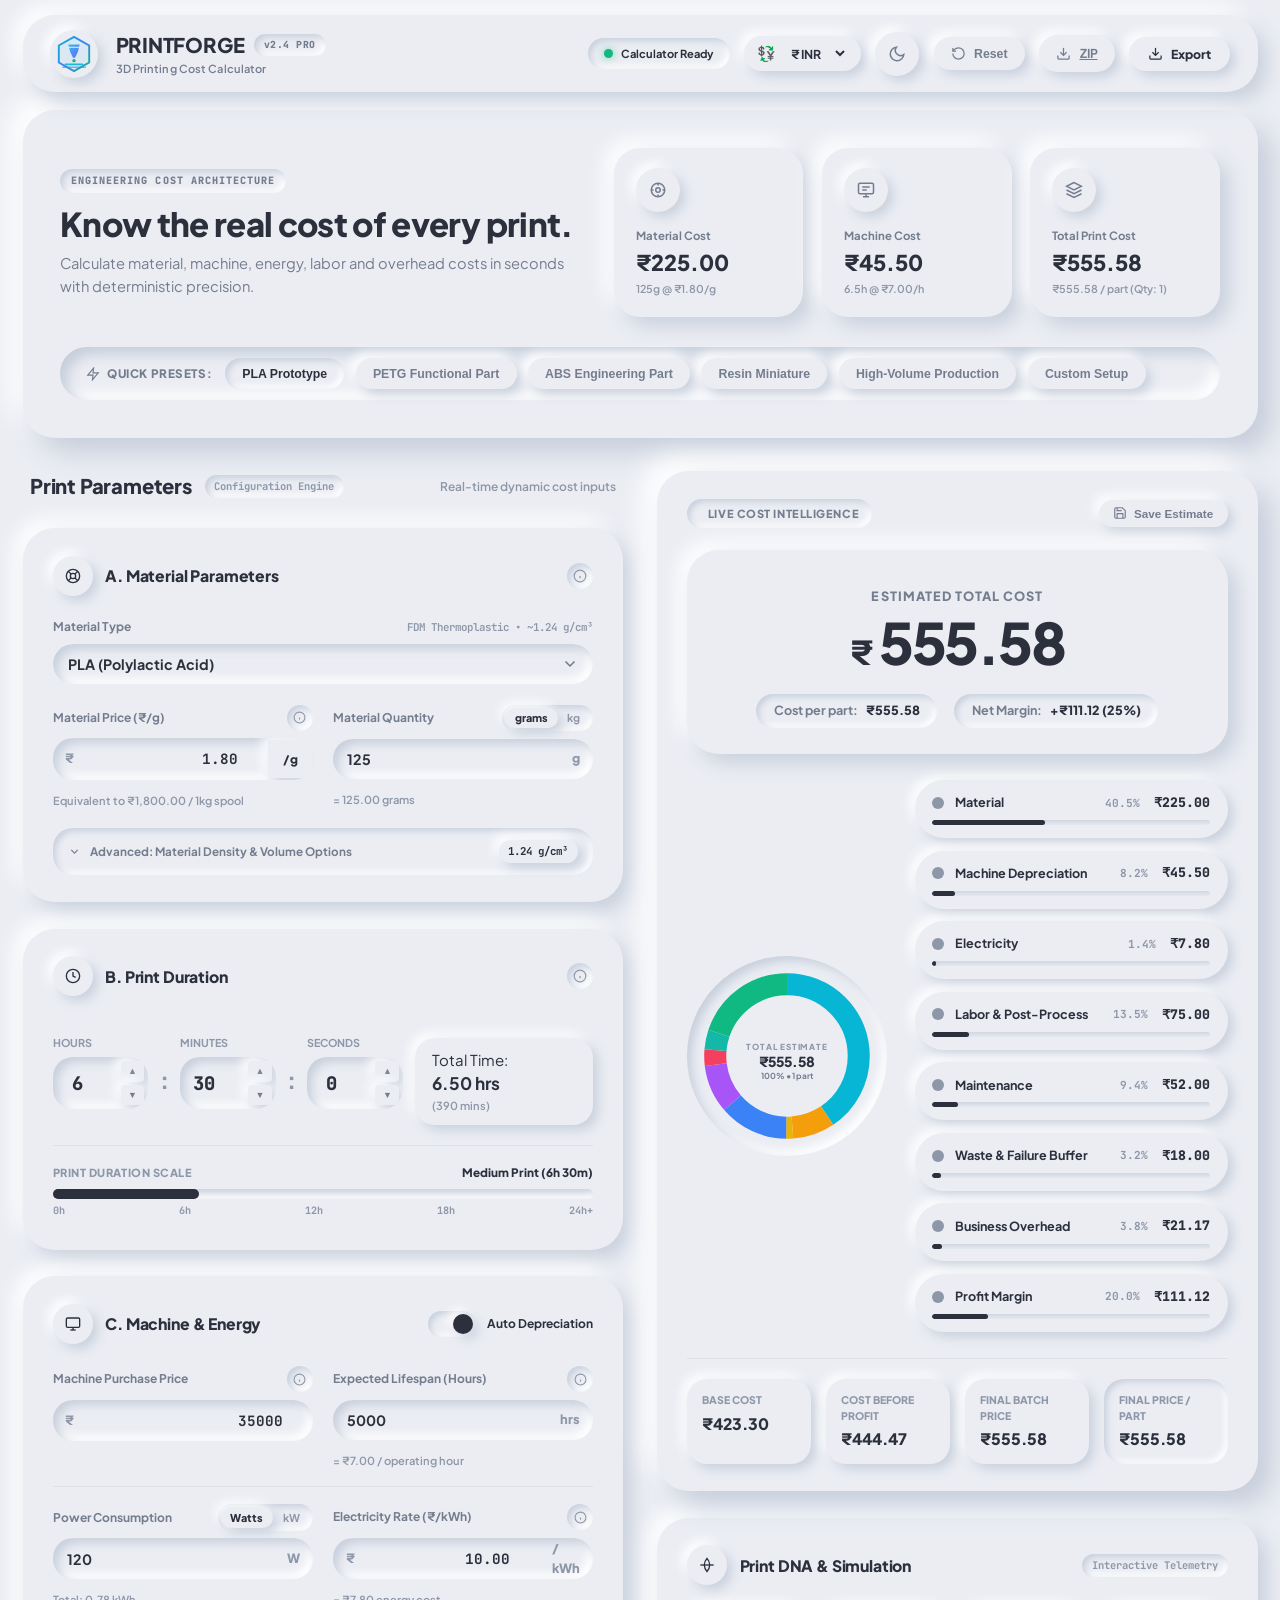
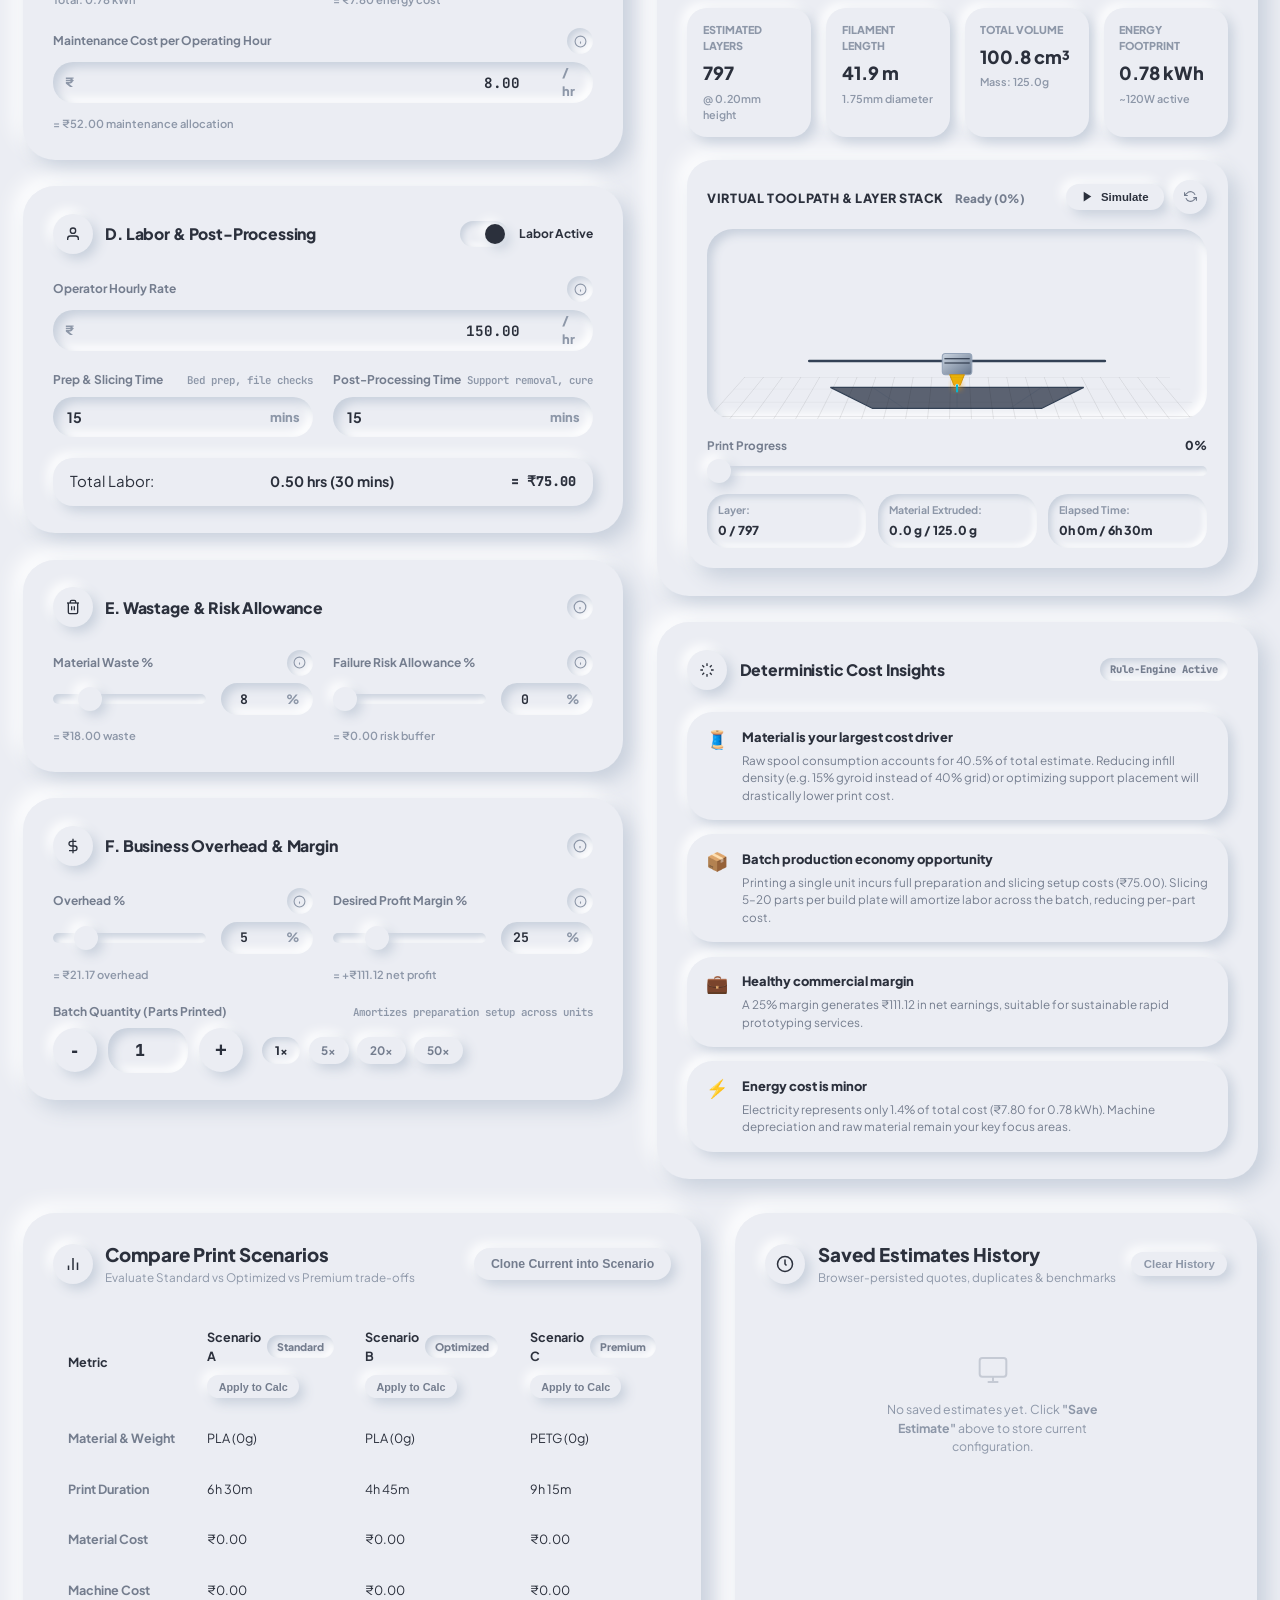
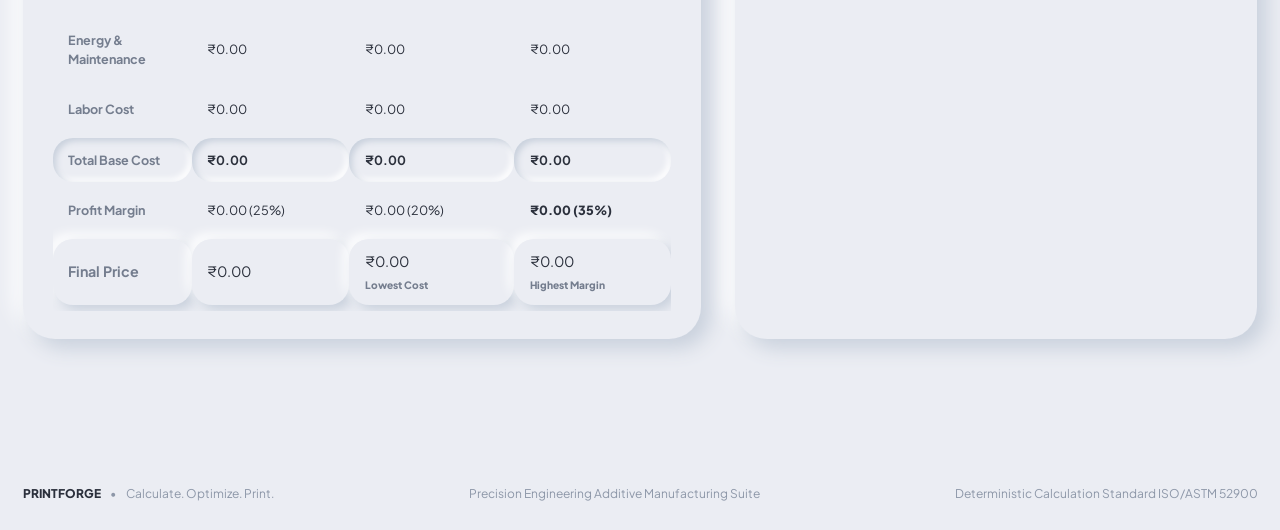
<file: printforge-standalone.html>
<!DOCTYPE html>
<html lang="en" data-theme="light">
<head>
  <meta charset="UTF-8">
  <meta name="viewport" content="width=device-width, initial-scale=1.0">
  <title>PrintForge — 3D Printing Cost Calculator</title>
  <meta name="description" content="Professional engineering cost estimator for 3D printed parts. Calculate material, machine wear, energy, labor, and profit margins with live intelligence.">
  <link rel="preconnect" href="https://fonts.googleapis.com">
  <link rel="preconnect" href="https://fonts.gstatic.com" crossorigin>
  <link href="https://fonts.googleapis.com/css2?family=JetBrains+Mono:wght@400;500;600;700&family=Plus+Jakarta+Sans:wght@300;400;500;600;700;800&display=swap" rel="stylesheet">
  <style>
/* ==========================================================================
   PRINTFORGE — 3D PRINTING COST CALCULATOR
   SOFT NEUMORPHIC DASHBOARD (Direct match to reference image aesthetic)
   ========================================================================== */

:root {
  /* ========================================================================
     REFERENCE THEME (Default Soft Off-White / Cream Neumorphic UI)
     ======================================================================== */
  --bg-base: #ebedf3;
  --bg-surface: #ebedf3;
  --bg-elevated: #ebedf3;

  /* Neumorphic Dual Opposing Shadows (Extruded Raised State) */
  --neu-shadow-sm: 5px 5px 12px #c8d0dc, -5px -5px 12px #ffffff;
  --neu-shadow-md: 9px 9px 20px #c8d0dc, -9px -9px 20px #ffffff;
  --neu-shadow-lg: 14px 14px 28px #c5cdda, -14px -14px 28px #ffffff;

  /* Neumorphic Recessed Carved Inset Shadows */
  --neu-inset-sm: inset 3px 3px 6px #c8d0dc, inset -3px -3px 6px #ffffff;
  --neu-inset-md: inset 5px 5px 10px #c8d0dc, inset -5px -5px 10px #ffffff;
  --neu-inset-deep: inset 7px 7px 14px #c4cdda, inset -7px -7px 14px #ffffff;

  /* Typography Colors (High contrast, matching reference) */
  --text-primary: #2b303c;
  --text-secondary: #747d8e;
  --text-muted: #8d97a8;
  --text-inverse: #ffffff;

  /* Technical Accents (Restrained, matching clean appliance feel) */
  --accent-cyan: #0284c7;
  --accent-blue: #3b82f6;
  --accent-sky: #0ea5e9;
  --accent-emerald: #10b981;
  --accent-amber: #d97706;
  --accent-rose: #e11d48;
  --accent-purple: #7c3aed;

  /* Category Specific Palette */
  --cat-material: #0284c7;
  --cat-machine: #d97706;
  --cat-electricity: #ca8a04;
  --cat-labor: #2563eb;
  --cat-maintenance: #7c3aed;
  --cat-waste: #e11d48;
  --cat-overhead: #0d9488;
  --cat-profit: #059669;

  /* Typography */
  --font-sans: 'Plus Jakarta Sans', -apple-system, BlinkMacSystemFont, "Segoe UI", Roboto, sans-serif;
  --font-mono: 'JetBrains Mono', SFMono-Regular, Menlo, Monaco, Consolas, monospace;

  /* Curvatures (Generous, smooth corners matching reference image) */
  --radius-xs: 8px;
  --radius-sm: 14px;
  --radius-md: 20px;
  --radius-lg: 26px;
  --radius-xl: 32px;
  --radius-pill: 9999px;

  /* Transitions */
  --ease-neu: cubic-bezier(0.16, 1, 0.3, 1);
  --transition-fast: 160ms var(--ease-neu);
  --transition-normal: 260ms var(--ease-neu);
}

/* ==========================================================================
   DARK COMPATIBILITY THEME (Cyber-Slate Neumorphic Inversion)
   ========================================================================== */
[data-theme="dark"] {
  --bg-base: #1a1e28;
  --bg-surface: #1a1e28;
  --bg-elevated: #1a1e28;

  --neu-shadow-sm: 5px 5px 12px #11141b, -5px -5px 12px #232835;
  --neu-shadow-md: 9px 9px 20px #10131a, -9px -9px 20px #242936;
  --neu-shadow-lg: 14px 14px 28px #0e1117, -14px -14px 28px #262b39;

  --neu-inset-sm: inset 3px 3px 6px #11141b, inset -3px -3px 6px #232835;
  --neu-inset-md: inset 5px 5px 10px #10131a, inset -5px -5px 10px #242936;
  --neu-inset-deep: inset 7px 7px 14px #0e1117, inset -7px -7px 14px #262b39;

  --text-primary: #f8fafc;
  --text-secondary: #9cb0c9;
  --text-muted: #6b7f99;
  --text-inverse: #0b101b;

  --accent-cyan: #00e5ff;
  --accent-emerald: #00e676;
  --accent-amber: #ffb300;
  --accent-rose: #ff1744;

  --cat-material: #00e5ff;
  --cat-machine: #ffb300;
  --cat-electricity: #ffd600;
  --cat-labor: #3b82f6;
  --cat-maintenance: #b388ff;
  --cat-waste: #ff1744;
  --cat-overhead: #1de9b6;
  --cat-profit: #00e676;
}

/* ==========================================================================
   Base & Reset
   ========================================================================== */

*, *::before, *::after {
  box-sizing: border-box;
  margin: 0;
  padding: 0;
}

html {
  font-size: 15px;
  scroll-behavior: smooth;
  -webkit-text-size-adjust: 100%;
}

body {
  font-family: var(--font-sans);
  background-color: var(--bg-base);
  color: var(--text-primary);
  line-height: 1.5;
  min-height: 100vh;
  position: relative;
  overflow-x: hidden;
  transition: background-color var(--transition-normal), color var(--transition-normal);
  -webkit-font-smoothing: antialiased;
  -moz-osx-font-smoothing: grayscale;
}

:focus-visible {
  outline: 2px solid var(--accent-cyan);
  outline-offset: 3px;
  border-radius: var(--radius-sm);
}

/* Pure Monochromatic Neumorphic Canvas (No loud distracting background grids) */
.bg-grid-overlay, .ambient-glow {
  display: none !important;
}

.sr-only {
  position: absolute;
  width: 1px;
  height: 1px;
  padding: 0;
  margin: -1px;
  overflow: hidden;
  clip: rect(0, 0, 0, 0);
  white-space: nowrap;
  border-width: 0;
}

/* ==========================================================================
   Header Component (Raised Soft Neumorphic Pill Dock)
   ========================================================================== */

.app-header {
  position: sticky;
  top: 1rem;
  z-index: 100;
  max-width: 1480px;
  margin: 0.75rem auto 1.5rem;
  padding: 0 1.5rem;
}

.header-container {
  background: var(--bg-surface);
  box-shadow: var(--neu-shadow-md);
  border-radius: var(--radius-xl);
  border: none;
  padding: 0.95rem 1.85rem;
  display: flex;
  align-items: center;
  justify-content: space-between;
  gap: 1.25rem;
}

.brand-section {
  display: flex;
  align-items: center;
  gap: 1.15rem;
  text-decoration: none;
}

.brand-logo {
  display: flex;
  align-items: center;
  justify-content: center;
  width: 48px;
  height: 48px;
  border-radius: 50%;
  background: var(--bg-surface);
  box-shadow: var(--neu-shadow-sm);
  border: none;
  transition: transform var(--transition-fast), box-shadow var(--transition-fast);
}

.brand-logo:hover {
  transform: scale(1.05);
  box-shadow: var(--neu-shadow-md);
}

.brand-logo:active {
  box-shadow: var(--neu-inset-sm);
}

.brand-text {
  display: flex;
  flex-direction: column;
}

.brand-title-row {
  display: flex;
  align-items: center;
  gap: 0.65rem;
}

.brand-name {
  font-family: var(--font-sans);
  font-size: 1.35rem;
  font-weight: 800;
  letter-spacing: -0.01em;
  color: var(--text-primary);
}

.brand-tag {
  font-family: var(--font-mono);
  font-size: 0.65rem;
  font-weight: 800;
  letter-spacing: 0.05em;
  padding: 0.25rem 0.65rem;
  border-radius: var(--radius-pill);
  background: var(--bg-surface);
  box-shadow: var(--neu-inset-sm);
  color: var(--text-secondary);
}

.brand-subtitle {
  font-size: 0.74rem;
  color: var(--text-secondary);
  font-weight: 600;
  letter-spacing: 0.01em;
}

.header-controls {
  display: flex;
  align-items: center;
  gap: 0.95rem;
}

/* Status Indicator (Soft Inset Pill like reference switches) */
.status-indicator {
  display: inline-flex;
  align-items: center;
  gap: 0.55rem;
  padding: 0.5rem 1.05rem;
  background: var(--bg-surface);
  box-shadow: var(--neu-inset-sm);
  border-radius: var(--radius-pill);
  font-size: 0.74rem;
  font-weight: 700;
  color: var(--text-primary);
  font-family: var(--font-sans);
}

.status-dot {
  width: 9px;
  height: 9px;
  border-radius: 50%;
  background-color: var(--accent-emerald);
  box-shadow: 0 0 8px rgba(16, 185, 129, 0.6);
  animation: pulseDot 2s infinite ease-in-out;
}

@keyframes pulseDot {
  0%, 100% { transform: scale(1); opacity: 1; }
  50% { transform: scale(1.35); opacity: 0.7; }
}

/* Control Pills & Buttons */
.control-pill {
  display: flex;
  align-items: center;
  gap: 0.45rem;
  background: var(--bg-surface);
  box-shadow: var(--neu-shadow-sm);
  border-radius: var(--radius-pill);
  padding: 0.4rem 0.85rem;
  border: none;
  transition: all var(--transition-fast);
}

.control-pill:hover {
  box-shadow: var(--neu-shadow-md);
}

.control-pill:active {
  box-shadow: var(--neu-inset-sm);
}

.clean-select {
  background: transparent;
  border: none;
  color: var(--text-primary);
  font-family: var(--font-sans);
  font-size: 0.82rem;
  font-weight: 700;
  cursor: pointer;
  padding: 0.15rem 0.3rem;
  outline: none;
}

.clean-select option {
  background: var(--bg-surface);
  color: var(--text-primary);
}

.icon-btn {
  display: inline-flex;
  align-items: center;
  justify-content: center;
  width: 44px;
  height: 44px;
  background: var(--bg-surface);
  box-shadow: var(--neu-shadow-sm);
  border: none;
  border-radius: 50%;
  color: var(--text-secondary);
  cursor: pointer;
  transition: all var(--transition-fast);
}

.icon-btn:hover {
  color: var(--text-primary);
  box-shadow: var(--neu-shadow-md);
}

.icon-btn:active {
  box-shadow: var(--neu-inset-sm);
  transform: translateY(1px);
}

/* Theme switch icons */
[data-theme="dark"] .theme-icon-sun { display: block; }
[data-theme="dark"] .theme-icon-moon { display: none; }
[data-theme="light"] .theme-icon-sun { display: none; }
[data-theme="light"] .theme-icon-moon { display: block; }

/* Neumorphic Action Buttons (Raised Pill) */
.action-btn-primary {
  display: inline-flex;
  align-items: center;
  gap: 0.55rem;
  background: var(--bg-surface);
  box-shadow: var(--neu-shadow-sm);
  color: var(--text-primary);
  border: none;
  border-radius: var(--radius-pill);
  padding: 0.6rem 1.25rem;
  font-size: 0.82rem;
  font-weight: 800;
  font-family: var(--font-sans);
  cursor: pointer;
  transition: all var(--transition-fast);
}

.action-btn-primary:hover {
  box-shadow: var(--neu-shadow-md);
  color: var(--accent-cyan);
}

.action-btn-primary:active {
  box-shadow: var(--neu-inset-sm);
  transform: translateY(1px);
}

.action-btn-secondary {
  display: inline-flex;
  align-items: center;
  gap: 0.55rem;
  background: var(--bg-surface);
  box-shadow: var(--neu-shadow-sm);
  border: none;
  border-radius: var(--radius-pill);
  color: var(--text-secondary);
  padding: 0.6rem 1.15rem;
  font-size: 0.82rem;
  font-weight: 700;
  cursor: pointer;
  transition: all var(--transition-fast);
}

.action-btn-secondary:hover {
  box-shadow: var(--neu-shadow-md);
  color: var(--text-primary);
}

.action-btn-secondary:active {
  box-shadow: var(--neu-inset-sm);
  transform: translateY(1px);
}

/* ==========================================================================
   Hero & Quick Summary Section
   ========================================================================== */

.app-main {
  max-width: 1480px;
  margin: 0 auto;
  padding: 0 1.5rem 4rem;
  position: relative;
  z-index: 1;
}

.hero-section {
  margin-bottom: 2.25rem;
  background: var(--bg-surface);
  box-shadow: var(--neu-shadow-lg);
  border-radius: var(--radius-xl);
  border: none;
  padding: 2.5rem;
  position: relative;
}

.hero-content {
  display: grid;
  grid-template-columns: 1.15fr 1.35fr;
  gap: 2.5rem;
  align-items: center;
  margin-bottom: 2rem;
}

.hero-badge {
  display: inline-block;
  font-family: var(--font-mono);
  font-size: 0.68rem;
  font-weight: 800;
  letter-spacing: 0.1em;
  color: var(--text-secondary);
  padding: 0.3rem 0.75rem;
  background: var(--bg-surface);
  box-shadow: var(--neu-inset-sm);
  border-radius: var(--radius-pill);
  margin-bottom: 0.75rem;
}

.hero-title {
  font-size: 2.2rem;
  font-weight: 800;
  line-height: 1.2;
  letter-spacing: -0.02em;
  color: var(--text-primary);
  margin-bottom: 0.55rem;
}

.hero-subtitle {
  font-size: 0.98rem;
  color: var(--text-secondary);
  line-height: 1.55;
  max-width: 520px;
}

/* 3 Quick Statistics Cards (Matching "Morning Scene" / "Night Scene" squircle cards) */
.quick-stats-grid {
  display: grid;
  grid-template-columns: repeat(3, 1fr);
  gap: 1.25rem;
}

.quick-stat-card {
  background: var(--bg-surface);
  box-shadow: var(--neu-shadow-md);
  border-radius: var(--radius-lg);
  border: none;
  padding: 1.35rem 1.45rem;
  display: flex;
  flex-direction: column;
  justify-content: space-between;
  min-height: 140px;
  transition: all var(--transition-fast);
  cursor: default;
}

.quick-stat-card:hover {
  transform: translateY(-2px);
  box-shadow: var(--neu-shadow-lg);
}

.stat-icon-wrapper {
  display: flex;
  align-items: center;
  justify-content: center;
  width: 44px;
  height: 44px;
  border-radius: 50%;
  background: var(--bg-surface);
  box-shadow: var(--neu-shadow-sm);
  color: var(--text-secondary);
  margin-bottom: 1rem;
}

.quick-stat-card:hover .stat-icon-wrapper {
  color: var(--text-primary);
}

.stat-info {
  display: flex;
  flex-direction: column;
  min-width: 0;
}

.stat-label {
  font-size: 0.76rem;
  font-weight: 700;
  color: var(--text-secondary);
  margin-bottom: 0.35rem;
}

.stat-value {
  font-family: var(--font-sans);
  font-size: 1.45rem;
  font-weight: 800;
  color: var(--text-primary);
  line-height: 1.2;
}

.stat-hint {
  font-size: 0.72rem;
  color: var(--text-muted);
  margin-top: 0.35rem;
  white-space: nowrap;
  overflow: hidden;
  text-overflow: ellipsis;
  font-weight: 600;
}

/* Presets Bar (Like the Bottom Scene Strip in the Reference Image!) */
.presets-bar {
  display: flex;
  align-items: center;
  flex-wrap: wrap;
  gap: 0.85rem;
  padding: 0.75rem 1.25rem;
  background: var(--bg-surface);
  box-shadow: var(--neu-inset-deep);
  border-radius: var(--radius-pill);
}

.presets-label {
  display: inline-flex;
  align-items: center;
  gap: 0.45rem;
  font-size: 0.78rem;
  font-weight: 800;
  text-transform: uppercase;
  letter-spacing: 0.05em;
  color: var(--text-secondary);
  padding-left: 0.5rem;
}

.preset-chips {
  display: flex;
  align-items: center;
  flex-wrap: wrap;
  gap: 0.75rem;
}

.preset-chip {
  background: var(--bg-surface);
  color: var(--text-secondary);
  box-shadow: var(--neu-shadow-sm);
  border: none;
  border-radius: var(--radius-pill);
  padding: 0.55rem 1.15rem;
  font-size: 0.82rem;
  font-weight: 700;
  cursor: pointer;
  transition: all var(--transition-fast);
}

.preset-chip:hover {
  color: var(--text-primary);
  box-shadow: var(--neu-shadow-md);
}

.preset-chip.active {
  background: var(--bg-surface);
  box-shadow: var(--neu-inset-sm);
  color: var(--text-primary);
  font-weight: 800;
}

/* ==========================================================================
   Two-Column Calculator Layout
   ========================================================================== */

.calculator-layout {
  display: grid;
  grid-template-columns: 1fr 1fr;
  gap: 2.25rem;
  align-items: start;
}

.layout-column {
  display: flex;
  flex-direction: column;
  gap: 1.75rem;
}

.column-header {
  display: flex;
  align-items: center;
  justify-content: space-between;
  padding: 0 0.5rem;
}

.column-title-group {
  display: flex;
  align-items: center;
  gap: 0.85rem;
}

.column-title {
  font-size: 1.35rem;
  font-weight: 800;
  letter-spacing: -0.01em;
  color: var(--text-primary);
}

.column-tag {
  font-family: var(--font-mono);
  font-size: 0.7rem;
  font-weight: 700;
  padding: 0.25rem 0.65rem;
  border-radius: var(--radius-pill);
  background: var(--bg-surface);
  box-shadow: var(--neu-inset-sm);
  color: var(--text-muted);
}

.column-caption {
  font-size: 0.8rem;
  color: var(--text-muted);
  font-weight: 600;
}

/* ==========================================================================
   Neumorphic Cards Styling
   ========================================================================== */

.param-card, .intel-card, .bottom-card {
  background: var(--bg-surface);
  box-shadow: var(--neu-shadow-md);
  border-radius: var(--radius-xl);
  border: none;
  padding: 1.85rem 2rem;
  transition: box-shadow var(--transition-fast);
}

.param-card:hover {
  box-shadow: var(--neu-shadow-lg);
}

.card-header, .intel-header, .bottom-card-header {
  display: flex;
  align-items: center;
  justify-content: space-between;
  margin-bottom: 1.5rem;
}

.card-title-group {
  display: flex;
  align-items: center;
  gap: 0.85rem;
}

.card-icon {
  display: flex;
  align-items: center;
  justify-content: center;
  width: 40px;
  height: 40px;
  border-radius: 50%;
  background: var(--bg-surface);
  box-shadow: var(--neu-shadow-sm);
  color: var(--text-primary);
  flex-shrink: 0;
}

.card-title {
  font-size: 1.05rem;
  font-weight: 800;
  letter-spacing: -0.01em;
  color: var(--text-primary);
}

/* Tooltip Trigger (Neumorphic Inset Circle) */
.tooltip-trigger {
  display: inline-flex;
  align-items: center;
  justify-content: center;
  width: 26px;
  height: 26px;
  border-radius: 50%;
  background: var(--bg-surface);
  box-shadow: var(--neu-inset-sm);
  color: var(--text-muted);
  cursor: help;
  position: relative;
  transition: all var(--transition-fast);
}

.tooltip-trigger:hover {
  color: var(--text-primary);
}

.tooltip-trigger::after {
  content: attr(data-tooltip);
  position: absolute;
  bottom: calc(100% + 10px);
  right: 0;
  width: 250px;
  background: #2b303c;
  color: #ffffff;
  font-family: var(--font-sans);
  font-size: 0.76rem;
  font-weight: 500;
  line-height: 1.45;
  padding: 0.75rem 0.95rem;
  border-radius: var(--radius-md);
  box-shadow: 0 10px 25px rgba(0, 0, 0, 0.2);
  pointer-events: none;
  opacity: 0;
  visibility: hidden;
  transform: translateY(6px);
  transition: opacity var(--transition-fast), transform var(--transition-fast);
  z-index: 1000;
}

.tooltip-trigger:hover::after {
  opacity: 1;
  visibility: visible;
  transform: translateY(0);
}

/* ==========================================================================
   Neumorphic Form Controls (Smooth Inset Wells)
   ========================================================================== */

.input-grid {
  display: grid;
  grid-template-columns: 1fr 1fr;
  gap: 1.35rem;
}

.form-group {
  display: flex;
  flex-direction: column;
  gap: 0.5rem;
}

.form-group.full-width {
  grid-column: 1 / -1;
}

.field-label {
  display: flex;
  align-items: center;
  justify-content: space-between;
  font-size: 0.8rem;
  font-weight: 700;
  color: var(--text-secondary);
}

.field-info {
  font-size: 0.72rem;
  font-weight: 600;
  color: var(--text-muted);
  font-family: var(--font-mono);
}

/* Carved Inset Wells for Inputs */
.field-select, .field-input {
  width: 100%;
  background: var(--bg-surface);
  box-shadow: var(--neu-inset-md);
  border: none;
  border-radius: var(--radius-md);
  color: var(--text-primary);
  font-family: var(--font-sans);
  font-size: 0.95rem;
  font-weight: 700;
  padding: 0.75rem 1.05rem;
  transition: all var(--transition-fast);
}

.field-select:focus, .field-input:focus {
  outline: none;
  box-shadow: var(--neu-inset-deep), 0 0 0 2px var(--text-primary);
}

.select-wrapper {
  position: relative;
}

.field-select {
  cursor: pointer;
  appearance: none;
  -webkit-appearance: none;
  background-image: url("data:image/svg+xml,%3Csvg xmlns='http://www.w3.org/2000/svg' width='16' height='16' viewBox='0 0 24 24' fill='none' stroke='%23747d8e' stroke-width='2.5' stroke-linecap='round' stroke-linejoin='round'%3E%3Cpolyline points='6 9 12 15 18 9'%3E%3C/polyline%3E%3C/svg%3E");
  background-repeat: no-repeat;
  background-position: right 1rem center;
  padding-right: 2.6rem;
}

.input-with-addons {
  display: flex;
  align-items: center;
  background: var(--bg-surface);
  box-shadow: var(--neu-inset-md);
  border-radius: var(--radius-md);
  overflow: hidden;
  transition: all var(--transition-fast);
}

.input-with-addons:focus-within {
  box-shadow: var(--neu-inset-deep), 0 0 0 2px var(--text-primary);
}

.input-with-addons .field-input {
  border: none;
  background: transparent;
  box-shadow: none !important;
  padding: 0.75rem 0.95rem;
}

.input-addon-left, .input-addon-right {
  display: flex;
  align-items: center;
  padding: 0 0.85rem;
  font-family: var(--font-sans);
  font-size: 0.85rem;
  font-weight: 800;
  color: var(--text-muted);
  user-select: none;
}

.addon-toggle-btn {
  background: var(--bg-surface);
  box-shadow: var(--neu-shadow-sm);
  border: none;
  color: var(--text-primary);
  font-family: var(--font-sans);
  font-size: 0.82rem;
  font-weight: 800;
  padding: 0.75rem 1rem;
  cursor: pointer;
  transition: all var(--transition-fast);
}

.addon-toggle-btn:active {
  box-shadow: var(--neu-inset-sm);
}

.text-right {
  text-align: right;
  font-family: var(--font-mono);
}

.field-helper {
  font-size: 0.74rem;
  color: var(--text-muted);
  font-weight: 600;
  margin-top: 0.3rem;
}

/* Neumorphic Segmented Toggles (Like reference switches) */
.inline-segment-toggle {
  display: inline-flex;
  background: var(--bg-surface);
  box-shadow: var(--neu-inset-sm);
  border-radius: var(--radius-pill);
  padding: 3px;
}

.segment-btn {
  background: transparent;
  border: none;
  color: var(--text-muted);
  font-family: var(--font-sans);
  font-size: 0.72rem;
  font-weight: 700;
  padding: 0.25rem 0.65rem;
  border-radius: var(--radius-pill);
  cursor: pointer;
  transition: all var(--transition-fast);
}

.segment-btn:hover {
  color: var(--text-primary);
}

.segment-btn.active {
  background: var(--bg-surface);
  box-shadow: var(--neu-shadow-sm);
  color: var(--text-primary);
  font-weight: 800;
}

/* Neumorphic Power Toggle Switch (Like the "On" switch in reference image) */
.mode-switch-wrapper {
  display: flex;
  align-items: center;
}

.switch-control {
  display: inline-flex;
  align-items: center;
  gap: 0.75rem;
  cursor: pointer;
  user-select: none;
}

.switch-control input {
  position: absolute;
  opacity: 0;
  width: 0;
  height: 0;
}

.switch-slider {
  width: 48px;
  height: 26px;
  background: var(--bg-surface);
  box-shadow: var(--neu-inset-sm);
  border-radius: var(--radius-pill);
  position: relative;
  transition: all var(--transition-fast);
}

.switch-slider::before {
  content: '';
  position: absolute;
  width: 20px;
  height: 20px;
  left: 3px;
  top: 3px;
  background: var(--bg-surface);
  box-shadow: var(--neu-shadow-sm);
  border-radius: 50%;
  transition: transform var(--transition-fast);
}

.switch-control input:checked + .switch-slider::before {
  transform: translateX(22px);
  background: #2b303c;
}

[data-theme="dark"] .switch-control input:checked + .switch-slider::before {
  background: #ffffff;
}

.switch-label {
  font-size: 0.8rem;
  font-weight: 700;
  color: var(--text-primary);
}

/* User-Friendly Range Slider */
.range-and-number {
  display: flex;
  align-items: center;
  gap: 1rem;
}

.field-range {
  flex: 1;
  -webkit-appearance: none;
  appearance: none;
  height: 10px;
  background: var(--bg-surface);
  box-shadow: var(--neu-inset-sm);
  border-radius: var(--radius-pill);
  outline: none;
  cursor: pointer;
}

.field-range::-webkit-slider-thumb {
  -webkit-appearance: none;
  appearance: none;
  width: 24px;
  height: 24px;
  border-radius: 50%;
  background: var(--bg-surface);
  box-shadow: var(--neu-shadow-sm);
  cursor: pointer;
  transition: transform var(--transition-fast);
}

.field-range::-webkit-slider-thumb:hover {
  transform: scale(1.18);
  box-shadow: var(--neu-shadow-md);
}

.input-mini {
  width: 92px;
  flex-shrink: 0;
}

.input-mini .field-input {
  padding: 0.5rem 0.65rem;
  font-size: 0.88rem;
}

/* Expandable Density Section */
.expandable-header {
  display: flex;
  align-items: center;
  justify-content: space-between;
  padding: 0.75rem 1rem;
  background: var(--bg-surface);
  box-shadow: var(--neu-inset-sm);
  border-radius: var(--radius-md);
  cursor: pointer;
  user-select: none;
  transition: all var(--transition-fast);
}

.expandable-title {
  display: inline-flex;
  align-items: center;
  gap: 0.65rem;
  font-size: 0.78rem;
  font-weight: 700;
  color: var(--text-secondary);
}

.expandable-badge {
  font-family: var(--font-mono);
  font-size: 0.72rem;
  font-weight: 700;
  color: var(--text-primary);
  background: var(--bg-surface);
  box-shadow: var(--neu-shadow-sm);
  padding: 0.25rem 0.65rem;
  border-radius: var(--radius-pill);
}

.expandable-content {
  display: none;
  padding: 1.15rem;
  background: var(--bg-surface);
  box-shadow: var(--neu-inset-sm);
  border-radius: 0 0 var(--radius-md) var(--radius-md);
}

.expandable-content.expanded {
  display: block;
}

.density-flex {
  display: grid;
  grid-template-columns: 1fr 1.2fr 1fr;
  gap: 1rem;
  align-items: end;
}

.density-output-chip {
  display: flex;
  flex-direction: column;
  padding: 0.75rem 0.95rem;
  background: var(--bg-surface);
  box-shadow: var(--neu-shadow-sm);
  border-radius: var(--radius-md);
  font-size: 0.76rem;
}

.density-output-chip strong {
  font-family: var(--font-mono);
  color: var(--text-primary);
  font-size: 1rem;
}

/* Time Duration Box */
.time-inputs-row {
  display: flex;
  align-items: center;
  gap: 0.75rem;
  flex-wrap: wrap;
}

.time-box {
  flex: 1;
  min-width: 80px;
  display: flex;
  flex-direction: column;
  gap: 0.4rem;
}

.time-box-label {
  font-size: 0.72rem;
  font-weight: 700;
  color: var(--text-muted);
  text-transform: uppercase;
}

.time-input-stepper {
  display: flex;
  align-items: center;
  background: var(--bg-surface);
  box-shadow: var(--neu-inset-md);
  border-radius: var(--radius-md);
  overflow: hidden;
}

.time-input {
  width: 100%;
  border: none;
  background: transparent;
  color: var(--text-primary);
  font-family: var(--font-mono);
  font-size: 1.25rem;
  font-weight: 800;
  text-align: center;
  padding: 0.75rem 0.4rem;
  outline: none;
}

.stepper-buttons {
  display: flex;
  flex-direction: column;
  gap: 3px;
  padding: 4px;
}

.step-btn {
  background: var(--bg-surface);
  box-shadow: var(--neu-shadow-sm);
  border: none;
  border-radius: 4px;
  color: var(--text-secondary);
  font-size: 0.6rem;
  padding: 0.35rem 0.5rem;
  cursor: pointer;
  transition: all var(--transition-fast);
}

.step-btn:hover {
  color: var(--text-primary);
}

.step-btn:active {
  box-shadow: var(--neu-inset-sm);
}

.time-colon {
  font-size: 1.5rem;
  font-weight: 800;
  color: var(--text-muted);
  padding-top: 1.25rem;
}

.time-total-chip {
  flex: 1.5;
  display: flex;
  flex-direction: column;
  justify-content: center;
  padding: 0.75rem 1.15rem;
  background: var(--bg-surface);
  box-shadow: var(--neu-shadow-sm);
  border-radius: var(--radius-md);
  margin-top: 1.25rem;
}

.time-total-chip strong {
  font-family: var(--font-sans);
  font-size: 1.15rem;
  color: var(--text-primary);
}

.chip-sub {
  font-size: 0.74rem;
  color: var(--text-muted);
  font-weight: 600;
}

/* Timeline Indicator */
.timeline-container {
  margin-top: 1.35rem;
  padding-top: 1.15rem;
  border-top: 1px solid rgba(0, 0, 0, 0.05);
}

[data-theme="dark"] .timeline-container {
  border-top: 1px solid rgba(255, 255, 255, 0.05);
}

.timeline-header {
  display: flex;
  align-items: center;
  justify-content: space-between;
  margin-bottom: 0.55rem;
}

.timeline-label {
  font-size: 0.74rem;
  font-weight: 800;
  color: var(--text-muted);
  text-transform: uppercase;
  letter-spacing: 0.05em;
}

.timeline-scale-value {
  font-family: var(--font-sans);
  font-size: 0.78rem;
  font-weight: 800;
  color: var(--text-primary);
}

.timeline-track {
  position: relative;
  height: 10px;
  background: var(--bg-surface);
  box-shadow: var(--neu-inset-sm);
  border-radius: var(--radius-pill);
  overflow: visible;
  margin-bottom: 1.5rem;
}

.timeline-fill {
  height: 100%;
  background: #2b303c;
  border-radius: var(--radius-pill);
  transition: width var(--transition-normal);
}

[data-theme="dark"] .timeline-fill {
  background: var(--accent-cyan);
}

.timeline-markers {
  display: flex;
  justify-content: space-between;
  position: absolute;
  top: 14px;
  left: 0;
  right: 0;
}

.marker {
  font-family: var(--font-mono);
  font-size: 0.68rem;
  font-weight: 700;
  color: var(--text-muted);
}

.section-divider-top {
  margin-top: 1.15rem;
  padding-top: 1.15rem;
  border-top: 1px solid rgba(0, 0, 0, 0.05);
}

[data-theme="dark"] .section-divider-top {
  border-top: 1px solid rgba(255, 255, 255, 0.05);
}

.hidden {
  display: none !important;
}

/* Labor Chips */
.labor-summary-chip {
  display: flex;
  align-items: center;
  justify-content: space-between;
  padding: 0.85rem 1.15rem;
  background: var(--bg-surface);
  box-shadow: var(--neu-shadow-sm);
  border-radius: var(--radius-md);
}

.labor-summary-chip strong {
  font-family: var(--font-sans);
  font-size: 0.95rem;
  color: var(--text-primary);
}

.chip-badge {
  font-family: var(--font-mono);
  font-size: 0.9rem;
  font-weight: 800;
  color: var(--text-primary);
}

/* Batch Quantity Stepper */
.quantity-stepper {
  display: flex;
  align-items: center;
  gap: 0.75rem;
}

.qty-btn {
  width: 44px;
  height: 44px;
  background: var(--bg-surface);
  box-shadow: var(--neu-shadow-sm);
  border: none;
  border-radius: 50%;
  color: var(--text-primary);
  font-size: 1.35rem;
  font-weight: 800;
  cursor: pointer;
  transition: all var(--transition-fast);
}

.qty-btn:hover {
  box-shadow: var(--neu-shadow-md);
}

.qty-btn:active {
  box-shadow: var(--neu-inset-sm);
}

.qty-input {
  width: 80px;
  text-align: center;
  font-family: var(--font-mono);
  font-size: 1.1rem;
  font-weight: 800;
}

.quick-qty-pills {
  display: flex;
  gap: 0.55rem;
  margin-left: 0.5rem;
}

.pill-chip {
  background: var(--bg-surface);
  box-shadow: var(--neu-shadow-sm);
  border: none;
  color: var(--text-secondary);
  font-family: var(--font-sans);
  font-size: 0.78rem;
  font-weight: 700;
  padding: 0.4rem 0.85rem;
  border-radius: var(--radius-pill);
  cursor: pointer;
  transition: all var(--transition-fast);
}

.pill-chip:hover {
  color: var(--text-primary);
  box-shadow: var(--neu-shadow-md);
}

.pill-chip.active {
  background: var(--bg-surface);
  box-shadow: var(--neu-inset-sm);
  color: var(--text-primary);
  font-weight: 800;
}

/* ==========================================================================
   RIGHT COLUMN: COST INTELLIGENCE (MATCHING THE REFERENCE RIGHT PANEL)
   ========================================================================== */

.hero-intel-card {
  position: relative;
  overflow: hidden;
  box-shadow: var(--neu-shadow-lg);
}

.intel-badge {
  display: inline-flex;
  align-items: center;
  gap: 0.55rem;
  font-family: var(--font-sans);
  font-size: 0.74rem;
  font-weight: 800;
  letter-spacing: 0.05em;
  color: var(--text-secondary);
  background: var(--bg-surface);
  box-shadow: var(--neu-inset-sm);
  padding: 0.4rem 0.85rem;
  border-radius: var(--radius-pill);
}

.pill-btn-ghost {
  display: inline-flex;
  align-items: center;
  gap: 0.45rem;
  background: var(--bg-surface);
  box-shadow: var(--neu-shadow-sm);
  border: none;
  border-radius: var(--radius-pill);
  color: var(--text-secondary);
  font-size: 0.78rem;
  font-weight: 700;
  padding: 0.45rem 0.95rem;
  cursor: pointer;
  transition: all var(--transition-fast);
}

.pill-btn-ghost:hover {
  color: var(--text-primary);
  box-shadow: var(--neu-shadow-md);
}

.pill-btn-ghost:active {
  box-shadow: var(--neu-inset-sm);
}

/* Grand Total Central Podium (Matching the Radial Dial from Reference Image!) */
.grand-total-display {
  text-align: center;
  padding: 2.25rem 1rem 1.75rem;
  margin-bottom: 1.75rem;
  background: var(--bg-surface);
  box-shadow: var(--neu-shadow-md);
  border-radius: var(--radius-xl);
  position: relative;
}

.total-label {
  font-size: 0.85rem;
  font-weight: 800;
  text-transform: uppercase;
  letter-spacing: 0.08em;
  color: var(--text-secondary);
}

.grand-number-row {
  display: flex;
  align-items: baseline;
  justify-content: center;
  gap: 0.4rem;
  margin: 0.5rem 0 1.15rem;
}

.grand-currency {
  font-family: var(--font-sans);
  font-size: 2.2rem;
  font-weight: 800;
  color: var(--text-primary);
}

.grand-amount {
  font-family: var(--font-sans);
  font-size: 3.8rem;
  font-weight: 800;
  letter-spacing: -0.04em;
  color: var(--text-primary);
  line-height: 1;
}

.per-part-container {
  display: flex;
  align-items: center;
  justify-content: center;
  gap: 1.15rem;
  flex-wrap: wrap;
}

.per-part-pill {
  display: inline-flex;
  align-items: center;
  gap: 0.55rem;
  background: var(--bg-surface);
  box-shadow: var(--neu-inset-sm);
  border-radius: var(--radius-pill);
  padding: 0.5rem 1.15rem;
  font-size: 0.84rem;
  font-weight: 700;
}

.per-part-caption { color: var(--text-secondary); }
.per-part-val { font-family: var(--font-sans); color: var(--text-primary); font-weight: 800; }

.margin-pill {
  display: inline-flex;
  align-items: center;
  gap: 0.55rem;
  background: var(--bg-surface);
  box-shadow: var(--neu-inset-sm);
  border-radius: var(--radius-pill);
  padding: 0.5rem 1.15rem;
  font-size: 0.84rem;
  font-weight: 700;
}

.margin-caption { color: var(--text-secondary); }
.margin-val { font-family: var(--font-sans); color: var(--text-primary); font-weight: 800; }

/* Donut Chart & Breakdown List Wrapper */
.chart-and-legend-wrapper {
  display: grid;
  grid-template-columns: 200px 1fr;
  gap: 1.85rem;
  align-items: center;
  margin-bottom: 1.75rem;
}

.donut-chart-container {
  position: relative;
  width: 200px;
  height: 200px;
  margin: 0 auto;
  border-radius: 50%;
  background: var(--bg-surface);
  box-shadow: var(--neu-inset-md);
  padding: 8px;
}

.donut-svg {
  width: 100%;
  height: 100%;
  transform: rotate(-90deg);
  overflow: visible;
}

.donut-center-bg {
  fill: var(--bg-surface);
  box-shadow: var(--neu-shadow-sm);
}

.donut-segment {
  fill: transparent;
  stroke-width: 24;
  cursor: pointer;
  transition: all var(--transition-fast);
}

.donut-segment:hover {
  stroke-width: 30;
}

.donut-center-content {
  transform: rotate(90deg);
  transform-origin: 100px 100px;
  pointer-events: none;
}

.donut-center-title {
  font-family: var(--font-sans);
  font-size: 9px;
  font-weight: 800;
  letter-spacing: 0.1em;
  fill: var(--text-muted);
}

.donut-center-value {
  font-family: var(--font-sans);
  font-size: 15px;
  font-weight: 800;
  fill: var(--text-primary);
}

.donut-center-sub {
  font-family: var(--font-sans);
  font-size: 9px;
  font-weight: 700;
  fill: var(--text-secondary);
}

/* Itemized Breakdown Rows (Directly matching the Right-Side List Cards in the Reference Image!) */
.breakdown-list {
  display: flex;
  flex-direction: column;
  gap: 0.85rem;
}

.breakdown-row {
  display: flex;
  flex-direction: column;
  gap: 0.35rem;
  cursor: pointer;
  padding: 0.85rem 1.15rem;
  background: var(--bg-surface);
  box-shadow: var(--neu-shadow-sm);
  border-radius: var(--radius-pill);
  transition: all var(--transition-fast);
}

.breakdown-row:hover, .breakdown-row.active {
  box-shadow: var(--neu-shadow-md);
  transform: translateY(-1px);
}

.row-header {
  display: flex;
  align-items: center;
  font-size: 0.84rem;
}

.cat-indicator {
  width: 12px;
  height: 12px;
  border-radius: 50%;
  margin-right: 0.75rem;
  flex-shrink: 0;
  background-color: var(--text-muted);
}

.cat-name {
  font-weight: 700;
  color: var(--text-primary);
  flex: 1;
}

.cat-pct {
  font-family: var(--font-mono);
  font-size: 0.74rem;
  font-weight: 700;
  color: var(--text-muted);
  margin-right: 0.95rem;
}

.cat-val {
  font-family: var(--font-mono);
  font-size: 0.88rem;
  font-weight: 800;
  color: var(--text-primary);
}

.meter-bar-track {
  height: 5px;
  background: var(--bg-surface);
  box-shadow: var(--neu-inset-sm);
  border-radius: var(--radius-pill);
  overflow: hidden;
  margin-top: 0.15rem;
}

.meter-bar-fill {
  height: 100%;
  border-radius: var(--radius-pill);
  background-color: #2b303c;
  transition: width var(--transition-normal);
}

[data-theme="dark"] .meter-bar-fill {
  background-color: #ffffff;
}

/* Subtotals Matrix (Matching Reference Cards) */
.subtotals-matrix {
  display: grid;
  grid-template-columns: repeat(4, 1fr);
  gap: 1rem;
  padding-top: 1.35rem;
  border-top: 1px solid rgba(0, 0, 0, 0.05);
}

[data-theme="dark"] .subtotals-matrix {
  border-top: 1px solid rgba(255, 255, 255, 0.05);
}

.subtotal-item {
  display: flex;
  flex-direction: column;
  padding: 0.85rem 1rem;
  background: var(--bg-surface);
  box-shadow: var(--neu-shadow-sm);
  border-radius: var(--radius-md);
}

.subtotal-label {
  font-size: 0.7rem;
  font-weight: 800;
  color: var(--text-muted);
  text-transform: uppercase;
}

.subtotal-val {
  font-family: var(--font-sans);
  font-size: 1.05rem;
  font-weight: 800;
  color: var(--text-primary);
  margin-top: 0.25rem;
}

.highlight-item {
  box-shadow: var(--neu-inset-sm);
}

/* ==========================================================================
   PRINT DNA VISUALIZATION WIDGET
   ========================================================================== */

.dna-telemetry-grid {
  display: grid;
  grid-template-columns: repeat(4, 1fr);
  gap: 1rem;
  margin-bottom: 1.5rem;
}

.dna-metric-box {
  display: flex;
  flex-direction: column;
  padding: 0.95rem 1.05rem;
  background: var(--bg-surface);
  box-shadow: var(--neu-shadow-sm);
  border-radius: var(--radius-md);
}

.dna-metric-label {
  font-size: 0.72rem;
  font-weight: 800;
  color: var(--text-muted);
  text-transform: uppercase;
}

.dna-metric-value {
  font-family: var(--font-sans);
  font-size: 1.2rem;
  font-weight: 800;
  color: var(--text-primary);
  margin: 0.3rem 0;
}

.dna-metric-sub {
  font-size: 0.72rem;
  color: var(--text-muted);
  font-weight: 600;
}

/* Simulation Chamber & Visualizer */
.print-simulation-widget {
  background: var(--bg-surface);
  box-shadow: var(--neu-shadow-md);
  border-radius: var(--radius-lg);
  padding: 1.35rem;
}

.sim-header {
  display: flex;
  align-items: center;
  justify-content: space-between;
  margin-bottom: 1rem;
}

.sim-label {
  font-size: 0.84rem;
  font-weight: 800;
  text-transform: uppercase;
  letter-spacing: 0.05em;
  color: var(--text-primary);
}

.sim-status {
  font-family: var(--font-sans);
  font-size: 0.78rem;
  font-weight: 800;
  color: var(--text-secondary);
  margin-left: 0.5rem;
}

.sim-controls {
  display: flex;
  align-items: center;
  gap: 0.65rem;
}

.sim-btn {
  display: inline-flex;
  align-items: center;
  gap: 0.45rem;
  background: var(--bg-surface);
  box-shadow: var(--neu-shadow-sm);
  color: var(--text-primary);
  border: none;
  border-radius: var(--radius-pill);
  font-size: 0.76rem;
  font-weight: 800;
  padding: 0.45rem 1rem;
  cursor: pointer;
  transition: all var(--transition-fast);
}

.sim-btn:hover {
  box-shadow: var(--neu-shadow-md);
}

.sim-btn:active {
  box-shadow: var(--neu-inset-sm);
}

.sim-btn-icon {
  display: inline-flex;
  align-items: center;
  justify-content: center;
  width: 34px;
  height: 34px;
  background: var(--bg-surface);
  box-shadow: var(--neu-shadow-sm);
  border: none;
  border-radius: 50%;
  color: var(--text-secondary);
  cursor: pointer;
  transition: all var(--transition-fast);
}

.sim-btn-icon:hover {
  color: var(--text-primary);
  box-shadow: var(--neu-shadow-md);
}

.sim-btn-icon:active {
  box-shadow: var(--neu-inset-sm);
}

.sim-chamber-viewport {
  position: relative;
  height: 190px;
  background: var(--bg-surface);
  box-shadow: var(--neu-inset-md);
  border-radius: var(--radius-lg);
  overflow: hidden;
  margin-bottom: 1.15rem;
}

.sim-grid-plane {
  position: absolute;
  bottom: 0;
  left: 0;
  right: 0;
  height: 70px;
  background-image: 
    linear-gradient(to right, rgba(0, 0, 0, 0.08) 1px, transparent 1px),
    linear-gradient(to bottom, rgba(0, 0, 0, 0.08) 1px, transparent 1px);
  background-size: 22px 22px;
  transform: perspective(280px) rotateX(45deg);
  transform-origin: bottom center;
  pointer-events: none;
}

[data-theme="dark"] .sim-grid-plane {
  background-image: 
    linear-gradient(to right, rgba(255, 255, 255, 0.08) 1px, transparent 1px),
    linear-gradient(to bottom, rgba(255, 255, 255, 0.08) 1px, transparent 1px);
}

.sim-svg {
  width: 100%;
  height: 100%;
}

.sim-slider-container {
  display: flex;
  flex-direction: column;
  gap: 0.75rem;
}

.slider-labels {
  display: flex;
  align-items: center;
  justify-content: space-between;
}

.slider-caption {
  font-size: 0.78rem;
  font-weight: 700;
  color: var(--text-secondary);
}

.slider-val {
  font-family: var(--font-sans);
  font-size: 0.82rem;
  font-weight: 800;
  color: var(--text-primary);
}

.sim-range-input {
  width: 100%;
  -webkit-appearance: none;
  appearance: none;
  height: 10px;
  background: var(--bg-surface);
  box-shadow: var(--neu-inset-sm);
  border-radius: var(--radius-pill);
  outline: none;
  cursor: pointer;
}

.sim-range-input::-webkit-slider-thumb {
  -webkit-appearance: none;
  appearance: none;
  width: 24px;
  height: 24px;
  border-radius: 50%;
  background: var(--bg-surface);
  box-shadow: var(--neu-shadow-sm);
  cursor: pointer;
}

.sim-dynamic-readouts {
  display: grid;
  grid-template-columns: repeat(3, 1fr);
  gap: 0.75rem;
  margin-top: 0.45rem;
}

.readout-item {
  display: flex;
  flex-direction: column;
  background: var(--bg-surface);
  box-shadow: var(--neu-inset-sm);
  padding: 0.55rem 0.75rem;
  border-radius: var(--radius-md);
}

.readout-lbl {
  font-size: 0.7rem;
  font-weight: 700;
  color: var(--text-muted);
}

.readout-val {
  font-family: var(--font-sans);
  font-size: 0.82rem;
  font-weight: 800;
  color: var(--text-primary);
  margin-top: 0.2rem;
}

/* ==========================================================================
   DETERMINISTIC COST INSIGHTS (Matching Neumorphic Cards)
   ========================================================================== */

.badge-deterministic {
  font-family: var(--font-mono);
  font-size: 0.7rem;
  font-weight: 800;
  color: var(--text-secondary);
  background: var(--bg-surface);
  box-shadow: var(--neu-inset-sm);
  padding: 0.25rem 0.65rem;
  border-radius: var(--radius-pill);
}

.insights-container {
  display: flex;
  flex-direction: column;
  gap: 0.95rem;
}

.insight-item {
  display: flex;
  align-items: flex-start;
  gap: 0.95rem;
  padding: 1.05rem 1.25rem;
  background: var(--bg-surface);
  box-shadow: var(--neu-shadow-sm);
  border-radius: var(--radius-lg);
  transition: transform var(--transition-fast);
}

.insight-item:hover {
  transform: translateY(-1px);
  box-shadow: var(--neu-shadow-md);
}

.insight-icon {
  flex-shrink: 0;
  font-size: 1.2rem;
  line-height: 1.2;
}

.insight-content {
  display: flex;
  flex-direction: column;
  gap: 0.3rem;
}

.insight-title {
  font-size: 0.86rem;
  font-weight: 800;
  color: var(--text-primary);
}

.insight-desc {
  font-size: 0.78rem;
  color: var(--text-secondary);
  line-height: 1.5;
}

/* ==========================================================================
   SCENARIOS & HISTORY (BOTTOM NEUMORPHIC SECTIONS)
   ========================================================================== */

.bottom-sections-grid {
  display: grid;
  grid-template-columns: 1.3fr 1fr;
  gap: 2.25rem;
  margin-top: 2.25rem;
}

.bottom-card-title {
  font-size: 1.25rem;
  font-weight: 800;
  color: var(--text-primary);
}

.bottom-card-sub {
  font-size: 0.78rem;
  color: var(--text-muted);
}

/* Scenario Table */
.scenario-table-wrapper {
  overflow-x: auto;
}

.scenario-table {
  width: 100%;
  border-collapse: separate;
  border-spacing: 0 6px;
  font-size: 0.84rem;
}

.scenario-table th, .scenario-table td {
  padding: 0.85rem 1.05rem;
  text-align: left;
}

.th-scenario {
  min-width: 140px;
}

.scenario-th-header {
  display: flex;
  align-items: center;
  justify-content: space-between;
  margin-bottom: 0.65rem;
}

.scenario-badge {
  font-family: var(--font-sans);
  font-size: 0.7rem;
  font-weight: 800;
  padding: 0.25rem 0.65rem;
  border-radius: var(--radius-pill);
  background: var(--bg-surface);
  box-shadow: var(--neu-inset-sm);
  color: var(--text-secondary);
}

.apply-scenario-btn {
  background: var(--bg-surface);
  box-shadow: var(--neu-shadow-sm);
  border: none;
  border-radius: var(--radius-pill);
  color: var(--text-secondary);
  font-size: 0.72rem;
  font-weight: 800;
  padding: 0.35rem 0.75rem;
  cursor: pointer;
  transition: all var(--transition-fast);
}

.apply-scenario-btn:hover {
  color: var(--text-primary);
  box-shadow: var(--neu-shadow-md);
}

.apply-scenario-btn:active {
  box-shadow: var(--neu-inset-sm);
}

.metric-name {
  font-weight: 700;
  color: var(--text-secondary);
}

.row-highlight td {
  background: var(--bg-surface);
  box-shadow: var(--neu-inset-sm);
  font-weight: 700;
  border-radius: var(--radius-md);
}

.row-grand-total td {
  background: var(--bg-surface);
  box-shadow: var(--neu-shadow-sm);
  border-radius: var(--radius-md);
  font-size: 0.95rem;
}

.highlight-lowest {
  font-weight: 800;
  color: var(--text-primary) !important;
}

.highlight-highest {
  font-weight: 800;
  color: var(--text-primary) !important;
}

.badge-mini-lowest, .badge-mini-highest {
  display: block;
  font-family: var(--font-sans);
  font-size: 0.68rem;
  font-weight: 800;
  color: var(--text-secondary);
  margin-top: 0.3rem;
}

/* History List Container */
.history-list-container {
  display: flex;
  flex-direction: column;
  gap: 0.85rem;
  max-height: 420px;
  overflow-y: auto;
  padding-right: 0.5rem;
}

.empty-history {
  display: flex;
  flex-direction: column;
  align-items: center;
  justify-content: center;
  text-align: center;
  padding: 3rem 1rem;
  color: var(--text-muted);
  gap: 0.95rem;
}

.empty-history p {
  font-size: 0.82rem;
  max-width: 270px;
}

.history-item {
  display: flex;
  align-items: center;
  justify-content: space-between;
  padding: 0.95rem 1.15rem;
  background: var(--bg-surface);
  box-shadow: var(--neu-shadow-sm);
  border-radius: var(--radius-md);
  transition: all var(--transition-fast);
}

.history-item:hover {
  box-shadow: var(--neu-shadow-md);
}

.hist-left {
  display: flex;
  flex-direction: column;
  gap: 0.25rem;
}

.hist-name {
  font-size: 0.88rem;
  font-weight: 800;
  color: var(--text-primary);
}

.hist-meta {
  font-size: 0.74rem;
  color: var(--text-muted);
  font-family: var(--font-mono);
}

.hist-right {
  display: flex;
  align-items: center;
  gap: 1.05rem;
}

.hist-cost-block {
  text-align: right;
}

.hist-total {
  font-family: var(--font-sans);
  font-size: 1.05rem;
  font-weight: 800;
  color: var(--text-primary);
}

.hist-perpart {
  font-size: 0.72rem;
  color: var(--text-muted);
}

.hist-actions {
  display: flex;
  align-items: center;
  gap: 0.55rem;
}

.hist-btn {
  display: inline-flex;
  align-items: center;
  justify-content: center;
  width: 36px;
  height: 36px;
  background: var(--bg-surface);
  box-shadow: var(--neu-shadow-sm);
  border: none;
  border-radius: 50%;
  color: var(--text-secondary);
  cursor: pointer;
  transition: all var(--transition-fast);
}

.hist-btn:hover {
  color: var(--text-primary);
  box-shadow: var(--neu-shadow-md);
}

.hist-btn:active {
  box-shadow: var(--neu-inset-sm);
}

.pill-btn-danger {
  background: var(--bg-surface);
  box-shadow: var(--neu-shadow-sm);
  border: none;
  border-radius: var(--radius-pill);
  color: var(--text-muted);
  font-size: 0.76rem;
  font-weight: 700;
  padding: 0.4rem 0.85rem;
  cursor: pointer;
  transition: all var(--transition-fast);
}

.pill-btn-danger:hover {
  color: var(--accent-rose);
  box-shadow: var(--neu-shadow-md);
}

.pill-btn-danger:active {
  box-shadow: var(--neu-inset-sm);
}

/* ==========================================================================
   NEUMORPHIC MODALS & DIALOGS
   ========================================================================== */

.modal-backdrop {
  position: fixed;
  top: 0;
  left: 0;
  width: 100vw;
  height: 100vh;
  background: rgba(0, 0, 0, 0.4);
  backdrop-filter: blur(6px);
  -webkit-backdrop-filter: blur(6px);
  display: none;
  align-items: center;
  justify-content: center;
  padding: 1.5rem;
  z-index: 1000;
}

.modal-backdrop.active {
  display: flex;
}

.modal-dialog {
  background: var(--bg-surface);
  box-shadow: var(--neu-shadow-lg);
  border-radius: var(--radius-xl);
  border: none;
  width: 100%;
  max-width: 720px;
  max-height: 90vh;
  display: flex;
  flex-direction: column;
  overflow: hidden;
  animation: neuPop 0.25s var(--ease-neu);
}

.modal-dialog.modal-sm {
  max-width: 480px;
}

@keyframes neuPop {
  0% { transform: scale(0.95); opacity: 0; }
  100% { transform: scale(1); opacity: 1; }
}

.modal-header {
  display: flex;
  align-items: center;
  justify-content: space-between;
  padding: 1.45rem 1.85rem;
  border-bottom: 1px solid rgba(0, 0, 0, 0.05);
}

.modal-badge {
  font-family: var(--font-sans);
  font-size: 0.72rem;
  font-weight: 800;
  color: var(--text-secondary);
  letter-spacing: 0.05em;
  display: block;
  margin-bottom: 0.3rem;
}

.modal-title {
  font-size: 1.25rem;
  font-weight: 800;
  color: var(--text-primary);
}

.modal-close-btn {
  background: var(--bg-surface);
  box-shadow: var(--neu-shadow-sm);
  border: none;
  color: var(--text-secondary);
  width: 36px;
  height: 36px;
  border-radius: 50%;
  font-size: 1rem;
  display: flex;
  align-items: center;
  justify-content: center;
  cursor: pointer;
  transition: all var(--transition-fast);
}

.modal-close-btn:hover {
  color: var(--text-primary);
  box-shadow: var(--neu-shadow-md);
}

.modal-close-btn:active {
  box-shadow: var(--neu-inset-sm);
}

.modal-body {
  padding: 1.85rem;
  overflow-y: auto;
}

.modal-footer {
  display: flex;
  align-items: center;
  justify-content: flex-end;
  gap: 0.95rem;
  padding: 1.25rem 1.85rem;
  border-top: 1px solid rgba(0, 0, 0, 0.05);
  background: var(--bg-surface);
}

/* Printable Document Body */
.print-document-body {
  background: #ffffff;
  color: #0f172a;
  border-radius: var(--radius-lg);
  padding: 2rem;
  box-shadow: 0 10px 30px rgba(0, 0, 0, 0.1);
}

.invoice-header {
  display: flex;
  align-items: flex-start;
  justify-content: space-between;
  border-bottom: 2px solid #0f172a;
  padding-bottom: 1rem;
  margin-bottom: 1.35rem;
}

.inv-brand-name {
  font-family: var(--font-sans);
  font-size: 1.45rem;
  font-weight: 800;
  letter-spacing: 0.02em;
  color: #0f172a;
}

.inv-brand-motto {
  font-size: 0.76rem;
  color: #64748b;
  font-weight: 600;
}

.invoice-meta {
  text-align: right;
  font-size: 0.8rem;
}

.meta-row {
  display: flex;
  justify-content: flex-end;
  gap: 0.5rem;
  margin-bottom: 0.2rem;
}

.meta-lbl {
  color: #64748b;
}

.inv-status-pill {
  font-family: var(--font-sans);
  font-size: 0.7rem;
  font-weight: 800;
  background: #ecfdf5;
  color: #059669;
  border: 1px solid #a7f3d0;
  padding: 0.2rem 0.6rem;
  border-radius: 9999px;
}

.invoice-project-details {
  display: grid;
  grid-template-columns: 1fr 1fr;
  gap: 1.25rem;
  margin-bottom: 1.45rem;
}

.inv-lbl {
  font-size: 0.74rem;
  font-weight: 700;
  color: #475569;
  display: block;
  margin-bottom: 0.35rem;
}

.inv-input {
  width: 100%;
  padding: 0.6rem 0.85rem;
  border: 1px solid #cbd5e1;
  border-radius: var(--radius-sm);
  font-size: 0.9rem;
  font-weight: 700;
  color: #0f172a;
}

.inv-specs-grid {
  display: grid;
  grid-template-columns: repeat(4, 1fr);
  gap: 1rem;
  background: #f8fafc;
  border: 1px solid #e2e8f0;
  border-radius: var(--radius-md);
  padding: 0.95rem;
  margin-bottom: 1.45rem;
}

.spec-lbl {
  font-size: 0.7rem;
  color: #64748b;
  display: block;
}

.spec-val {
  font-family: var(--font-sans);
  font-size: 0.88rem;
  font-weight: 700;
  color: #0f172a;
}

.inv-cost-table {
  width: 100%;
  border-collapse: collapse;
  font-size: 0.84rem;
  margin-bottom: 1.45rem;
}

.inv-cost-table th {
  background: #f1f5f9;
  color: #334155;
  font-weight: 800;
  padding: 0.6rem 0.85rem;
  border-bottom: 1px solid #cbd5e1;
}

.inv-cost-table td {
  padding: 0.55rem 0.85rem;
  border-bottom: 1px solid #e2e8f0;
  color: #1e293b;
}

.inv-subtotal-row td {
  background: #f8fafc;
  font-weight: 800;
  color: #0f172a;
  border-top: 1px solid #cbd5e1;
}

.inv-grand-row td {
  background: #0f172a;
  color: #ffffff;
  padding: 0.95rem 0.85rem;
  font-size: 1.05rem;
}

.inv-grand-val {
  font-family: var(--font-sans);
  font-size: 1.35rem;
  font-weight: 800;
  color: #ffffff;
}

.inv-unit-row td {
  background: #f1f5f9;
  font-weight: 800;
  color: #0f172a;
}

.inv-notes {
  font-size: 0.74rem;
  color: #64748b;
  line-height: 1.5;
  border-top: 1px solid #e2e8f0;
  padding-top: 0.95rem;
}

/* ==========================================================================
   TOAST NOTIFICATIONS (NEUMORPHIC PILLS)
   ========================================================================== */

.toast-container {
  position: fixed;
  bottom: 2rem;
  right: 2rem;
  display: flex;
  flex-direction: column;
  gap: 0.75rem;
  z-index: 9999;
  pointer-events: none;
}

.toast {
  pointer-events: auto;
  background: var(--bg-surface);
  box-shadow: var(--neu-shadow-lg);
  border-radius: var(--radius-pill);
  padding: 0.95rem 1.45rem;
  display: flex;
  align-items: center;
  gap: 0.85rem;
  color: var(--text-primary);
  font-size: 0.84rem;
  font-weight: 700;
  animation: neuToastIn 0.25s var(--ease-neu);
  max-width: 380px;
}

@keyframes neuToastIn {
  from { transform: translateX(100%); opacity: 0; }
  to { transform: translateX(0); opacity: 1; }
}

/* ==========================================================================
   FOOTER
   ========================================================================== */

.app-footer {
  padding: 1.75rem 1.5rem;
  margin-top: 4rem;
  font-size: 0.8rem;
  color: var(--text-muted);
}

.footer-container {
  max-width: 1480px;
  margin: 0 auto;
  display: flex;
  align-items: center;
  justify-content: space-between;
  flex-wrap: wrap;
  gap: 1rem;
}

.footer-brand {
  font-family: var(--font-sans);
  font-weight: 800;
  color: var(--text-primary);
}

.footer-sep {
  margin: 0 0.5rem;
}

/* ==========================================================================
   PRINT MEDIA STYLES (@media print)
   ========================================================================== */

@media print {
  body {
    background: #ffffff !important;
    color: #000000 !important;
    font-size: 11pt !important;
  }

  .app-header,
  .hero-section,
  .calculator-layout,
  .bottom-sections-grid,
  .app-footer,
  .modal-header,
  .modal-footer,
  .modal-close-btn,
  .toast-container {
    display: none !important;
  }

  .modal-backdrop {
    position: static !important;
    background: transparent !important;
    padding: 0 !important;
    display: block !important;
  }

  .modal-dialog {
    box-shadow: none !important;
    border: none !important;
    max-width: 100% !important;
    width: 100% !important;
  }

  .print-document-body {
    padding: 0 !important;
    color: #000000 !important;
    box-shadow: none !important;
  }

  .inv-grand-row td {
    background: #e2e8f0 !important;
    color: #000000 !important;
  }

  .inv-grand-val {
    color: #000000 !important;
    font-weight: 800 !important;
  }
}

/* ==========================================================================
   RESPONSIVE DESIGN (TABLET & MOBILE)
   ========================================================================== */

@media (max-width: 1100px) {
  .calculator-layout {
    grid-template-columns: 1fr;
  }

  .bottom-sections-grid {
    grid-template-columns: 1fr;
  }

  .chart-and-legend-wrapper {
    grid-template-columns: 180px 1fr;
  }

  .hero-content {
    grid-template-columns: 1fr;
  }
}

@media (max-width: 768px) {
  html {
    font-size: 14px;
  }

  .header-container {
    flex-wrap: wrap;
    padding: 0.95rem 1.25rem;
  }

  .header-controls {
    flex-wrap: wrap;
    gap: 0.5rem;
  }

  .quick-stats-grid {
    grid-template-columns: 1fr;
  }

  .input-grid {
    grid-template-columns: 1fr;
  }

  .chart-and-legend-wrapper {
    grid-template-columns: 1fr;
  }

  .subtotals-matrix {
    grid-template-columns: 1fr 1fr;
  }

  .dna-telemetry-grid {
    grid-template-columns: 1fr 1fr;
  }

  .invoice-project-details {
    grid-template-columns: 1fr;
  }

  .inv-specs-grid {
    grid-template-columns: 1fr 1fr;
  }
}

</style>
</head>
<body>
  <!-- Precision Technical Background Grid -->
  <div class="bg-grid-overlay" aria-hidden="true"></div>
  <div class="ambient-glow ambient-glow-1" aria-hidden="true"></div>
  <div class="ambient-glow ambient-glow-2" aria-hidden="true"></div>
  <div class="ambient-glow ambient-glow-3" aria-hidden="true"></div>
  <div class="ambient-glow ambient-glow-4" aria-hidden="true"></div>

  <!-- Header -->
  <header class="app-header">
    <div class="header-container">
      <div class="brand-section">
        <div class="brand-logo" aria-label="PrintForge Logo">
          <svg viewBox="0 0 40 40" width="38" height="38" fill="none" class="brand-svg">
            <defs>
              <linearGradient id="logoGrad" x1="0%" y1="0%" x2="100%" y2="100%">
                <stop offset="0%" stop-color="#06b6d4" />
                <stop offset="50%" stop-color="#3b82f6" />
                <stop offset="100%" stop-color="#10b981" />
              </linearGradient>
              <linearGradient id="nozzleGrad" x1="0%" y1="0%" x2="100%" y2="100%">
                <stop offset="0%" stop-color="#38bdf8" />
                <stop offset="100%" stop-color="#6366f1" />
              </linearGradient>
            </defs>
            <!-- Hexagonal Chassis -->
            <polygon points="20,2 36,11 36,29 20,38 4,29 4,11" stroke="url(#logoGrad)" stroke-width="2" fill="rgba(6, 182, 212, 0.08)" />
            <!-- Hotend / Nozzle Geometry -->
            <path d="M14 10 L26 10 L24 18 L21 24 L19 24 L16 18 Z" fill="url(#nozzleGrad)" />
            <!-- Heat Block Heat Lines -->
            <line x1="14" y1="13" x2="26" y2="13" stroke="#e0f2fe" stroke-width="1.2" stroke-linecap="round" opacity="0.8" />
            <!-- Extrusion Droplet / Tip -->
            <circle cx="20" cy="27" r="1.8" fill="#10b981" />
            <!-- Layer Lines below nozzle -->
            <path d="M11 31 L29 31" stroke="#06b6d4" stroke-width="1.8" stroke-linecap="round" opacity="0.9" />
            <path d="M8 34 L32 34" stroke="#3b82f6" stroke-width="1.5" stroke-linecap="round" opacity="0.6" />
          </svg>
        </div>
        <div class="brand-text">
          <div class="brand-title-row">
            <h1 class="brand-name">PRINTFORGE</h1>
            <span class="brand-tag">v2.4 PRO</span>
          </div>
          <p class="brand-subtitle">3D Printing Cost Calculator</p>
        </div>
      </div>

      <div class="header-controls">
        <!-- Live Status Indicator -->
        <div class="status-indicator" title="Calculation Engine Real-time Active">
          <span class="status-dot"></span>
          <span class="status-label">Calculator Ready</span>
        </div>

        <!-- Currency Selector -->
        <div class="control-pill currency-selector-pill">
          <label for="currencySelect" class="sr-only">Currency</label>
          <span class="pill-icon" aria-hidden="true">💱</span>
          <select id="currencySelect" class="clean-select" title="Select Currency">
            <option value="INR" selected>₹ INR</option>
            <option value="USD">$ USD</option>
            <option value="EUR">€ EUR</option>
            <option value="GBP">£ GBP</option>
          </select>
        </div>

        <!-- Theme Toggle -->
        <button id="themeToggleBtn" class="icon-btn" aria-label="Toggle dark/light theme" title="Toggle Theme (Dark / Light)">
          <svg class="theme-icon-sun" viewBox="0 0 24 24" width="18" height="18" fill="none" stroke="currentColor" stroke-width="2">
            <circle cx="12" cy="12" r="5"></circle>
            <line x1="12" y1="1" x2="12" y2="3"></line>
            <line x1="12" y1="21" x2="12" y2="23"></line>
            <line x1="4.22" y1="4.22" x2="5.64" y2="5.64"></line>
            <line x1="18.36" y1="18.36" x2="19.78" y2="19.78"></line>
            <line x1="1" y1="12" x2="3" y2="12"></line>
            <line x1="21" y1="12" x2="23" y2="12"></line>
            <line x1="4.22" y1="19.78" x2="5.64" y2="18.36"></line>
            <line x1="18.36" y1="5.64" x2="19.78" y2="4.22"></line>
          </svg>
          <svg class="theme-icon-moon" viewBox="0 0 24 24" width="18" height="18" fill="none" stroke="currentColor" stroke-width="2">
            <path d="M21 12.79A9 9 0 1 1 11.21 3 7 7 0 0 0 21 12.79z"></path>
          </svg>
        </button>

        <!-- Reset Button -->
        <button id="resetDefaultsBtn" class="action-btn-secondary" title="Reset all fields to default parameters">
          <svg viewBox="0 0 24 24" width="15" height="15" fill="none" stroke="currentColor" stroke-width="2">
            <path d="M3 12a9 9 0 1 0 9-9 9.75 9.75 0 0 0-6.74 2.74L3 8"></path>
            <path d="M3 3v5h5"></path>
          </svg>
          <span>Reset</span>
        </button>

        <!-- Download Code ZIP Button -->
        <a id="downloadZipBtn" href="printforge.zip" download="printforge.zip" class="action-btn-secondary download-zip-link" title="Download entire codebase as ZIP archive">
          <svg viewBox="0 0 24 24" width="15" height="15" fill="none" stroke="currentColor" stroke-width="2">
            <path d="M21 15v4a2 2 0 0 1-2 2H5a2 2 0 0 1-2-2v-4"></path>
            <polyline points="7 10 12 15 17 10"></polyline>
            <line x1="12" y1="15" x2="12" y2="3"></line>
          </svg>
          <span>ZIP</span>
        </a>

        <!-- Export Estimate Button -->
        <button id="headerExportBtn" class="action-btn-primary" title="Export Quote / Invoice">
          <svg viewBox="0 0 24 24" width="15" height="15" fill="none" stroke="currentColor" stroke-width="2">
            <path d="M21 15v4a2 2 0 0 1-2 2H5a2 2 0 0 1-2-2v-4"></path>
            <polyline points="7 10 12 15 17 10"></polyline>
            <line x1="12" y1="15" x2="12" y2="3"></line>
          </svg>
          <span>Export</span>
        </button>
      </div>
    </div>
  </header>

  <!-- Main Container -->
  <main class="app-main">
    <!-- Hero / Quick Summary Banner -->
    <section class="hero-section">
      <div class="hero-content">
        <div class="hero-text-block">
          <span class="hero-badge">ENGINEERING COST ARCHITECTURE</span>
          <h2 class="hero-title">Know the real cost of every print.</h2>
          <p class="hero-subtitle">Calculate material, machine, energy, labor and overhead costs in seconds with deterministic precision.</p>
        </div>

        <!-- 3 Compact Quick Statistics Cards -->
        <div class="quick-stats-grid">
          <div class="quick-stat-card stat-material">
            <div class="stat-icon-wrapper" aria-hidden="true">
              <svg viewBox="0 0 24 24" width="18" height="18" fill="none" stroke="currentColor" stroke-width="2">
                <circle cx="12" cy="12" r="9"></circle>
                <circle cx="12" cy="12" r="3"></circle>
                <path d="M12 3v3M12 18v3M3 12h3M18 12h3"></path>
              </svg>
            </div>
            <div class="stat-info">
              <span class="stat-label">Material Cost</span>
              <div class="stat-value" id="quickStatMaterial">₹225.00</div>
              <span class="stat-hint" id="quickStatMaterialHint">125g @ ₹1.80/g</span>
            </div>
          </div>

          <div class="quick-stat-card stat-machine">
            <div class="stat-icon-wrapper" aria-hidden="true">
              <svg viewBox="0 0 24 24" width="18" height="18" fill="none" stroke="currentColor" stroke-width="2">
                <rect x="2" y="3" width="20" height="14" rx="2"></rect>
                <line x1="8" y1="21" x2="16" y2="21"></line>
                <line x1="12" y1="17" x2="12" y2="21"></line>
                <path d="M7 8h10M7 12h6"></path>
              </svg>
            </div>
            <div class="stat-info">
              <span class="stat-label">Machine Cost</span>
              <div class="stat-value" id="quickStatMachine">₹45.50</div>
              <span class="stat-hint" id="quickStatMachineHint">6.5h @ ₹7.00/h</span>
            </div>
          </div>

          <div class="quick-stat-card stat-total-cost">
            <div class="stat-icon-wrapper" aria-hidden="true">
              <svg viewBox="0 0 24 24" width="18" height="18" fill="none" stroke="currentColor" stroke-width="2">
                <polygon points="12 2 2 7 12 12 22 7 12 2"></polygon>
                <polyline points="2 17 12 22 22 17"></polyline>
                <polyline points="2 12 12 17 22 12"></polyline>
              </svg>
            </div>
            <div class="stat-info">
              <span class="stat-label">Total Print Cost</span>
              <div class="stat-value text-accent-glow" id="quickStatTotal">₹555.59</div>
              <span class="stat-hint" id="quickStatUnitCost">₹555.59 / part (Qty: 1)</span>
            </div>
          </div>
        </div>
      </div>

      <!-- Presets Carousel / Quick Buttons -->
      <div class="presets-bar">
        <span class="presets-label">
          <svg viewBox="0 0 24 24" width="14" height="14" fill="none" stroke="currentColor" stroke-width="2">
            <polygon points="13 2 3 14 12 14 11 22 21 10 12 10 13 2"></polygon>
          </svg>
          Quick Presets:
        </span>
        <div class="preset-chips">
          <button class="preset-chip active" data-preset="pla_prototype">PLA Prototype</button>
          <button class="preset-chip" data-preset="petg_functional">PETG Functional Part</button>
          <button class="preset-chip" data-preset="abs_engineering">ABS Engineering Part</button>
          <button class="preset-chip" data-preset="resin_miniature">Resin Miniature</button>
          <button class="preset-chip" data-preset="high_volume">High-Volume Production</button>
          <button class="preset-chip" data-preset="custom">Custom Setup</button>
        </div>
      </div>
    </section>

    <!-- Two-Column Calculator Layout -->
    <div class="calculator-layout">
      <!-- LEFT COLUMN: PRINT PARAMETERS -->
      <div class="layout-column params-column">
        <div class="column-header">
          <div class="column-title-group">
            <h3 class="column-title">Print Parameters</h3>
            <span class="column-tag">Configuration Engine</span>
          </div>
          <span class="column-caption">Real-time dynamic cost inputs</span>
        </div>

        <!-- Section A: Material -->
        <section class="param-card" id="cardMaterial">
          <div class="card-header">
            <div class="card-title-group">
              <div class="card-icon material-icon" aria-hidden="true">
                <svg viewBox="0 0 24 24" width="16" height="16" fill="none" stroke="currentColor" stroke-width="2">
                  <circle cx="12" cy="12" r="10"></circle>
                  <circle cx="12" cy="12" r="4"></circle>
                  <line x1="4.93" y1="4.93" x2="9.17" y2="9.17"></line>
                  <line x1="14.83" y1="14.83" x2="19.07" y2="19.07"></line>
                  <line x1="14.83" y1="9.17" x2="19.07" y2="4.93"></line>
                  <line x1="4.93" y1="19.07" x2="9.17" y2="14.83"></line>
                </svg>
              </div>
              <h4 class="card-title">A. Material Parameters</h4>
            </div>
            <div class="tooltip-trigger" data-tooltip="Material used for the print. Spool price and density dictate weight, filament length, and cost per gram.">
              <svg viewBox="0 0 24 24" width="14" height="14" fill="none" stroke="currentColor" stroke-width="2"><circle cx="12" cy="12" r="10"></circle><line x1="12" y1="16" x2="12" y2="12"></line><line x1="12" y1="8" x2="12.01" y2="8"></line></svg>
            </div>
          </div>

          <div class="card-body">
            <div class="input-grid">
              <!-- Material Type Dropdown -->
              <div class="form-group full-width">
                <label for="materialType" class="field-label">
                  <span>Material Type</span>
                  <span class="field-info" id="materialPropertiesTag">FDM Thermoplastic • ~1.24 g/cm³</span>
                </label>
                <div class="select-wrapper">
                  <select id="materialType" class="field-select">
                    <option value="PLA" selected>PLA (Polylactic Acid)</option>
                    <option value="PETG">PETG (Polyethylene Terephthalate)</option>
                    <option value="ABS">ABS (Acrylonitrile Butadiene Styrene)</option>
                    <option value="ASA">ASA (Acrylonitrile Styrene Acrylate)</option>
                    <option value="TPU">TPU (Thermoplastic Polyurethane 95A)</option>
                    <option value="Nylon">Nylon (Polyamide PA6/PA12)</option>
                    <option value="Resin">Resin (Standard Photopolymer)</option>
                    <option value="Custom">Custom Filament / Resin</option>
                  </select>
                </div>
              </div>

              <!-- Material Price -->
              <div class="form-group">
                <label for="materialPriceInput" class="field-label">
                  <span>Material Price (<span class="currency-symbol">₹</span>/<span id="priceUnitLabel">g</span>)</span>
                  <div class="tooltip-trigger" data-tooltip="Price per gram or per kilogram of raw spool/resin. Switching unit auto-converts.">
                    <svg viewBox="0 0 24 24" width="13" height="13" fill="none" stroke="currentColor" stroke-width="2"><circle cx="12" cy="12" r="10"></circle><line x1="12" y1="16" x2="12" y2="12"></line><line x1="12" y1="8" x2="12.01" y2="8"></line></svg>
                  </div>
                </label>
                <div class="input-with-addons">
                  <span class="input-addon-left currency-symbol">₹</span>
                  <input type="number" id="materialPriceInput" class="field-input text-right" step="0.01" min="0" value="1.80" placeholder="0.00">
                  <button type="button" id="priceUnitToggleBtn" class="addon-toggle-btn" title="Toggle between Price per Gram and Price per Kg">/g</button>
                </div>
                <span class="field-helper" id="spoolPriceEquivalent">Equivalent to ₹1,800.00 / 1kg spool</span>
              </div>

              <!-- Material Quantity -->
              <div class="form-group">
                <label for="materialQuantityInput" class="field-label">
                  <span>Material Quantity</span>
                  <!-- Mass unit toggle -->
                  <div class="inline-segment-toggle" id="massUnitSegment">
                    <button type="button" class="segment-btn active" data-unit="g">grams</button>
                    <button type="button" class="segment-btn" data-unit="kg">kg</button>
                  </div>
                </label>
                <div class="input-with-addons">
                  <input type="number" id="materialQuantityInput" class="field-input" step="1" min="0" value="125" placeholder="0">
                  <span class="input-addon-right" id="massUnitLabel">g</span>
                </div>
                <span class="field-helper" id="massGramsHelper">= 125.00 grams</span>
              </div>

              <!-- Material Density (Optional / Advanced) -->
              <div class="form-group full-width density-row">
                <div class="expandable-header" id="densityToggleHeader">
                  <span class="expandable-title">
                    <svg viewBox="0 0 24 24" width="13" height="13" fill="none" stroke="currentColor" stroke-width="2"><polyline points="6 9 12 15 18 9"></polyline></svg>
                    Advanced: Material Density & Volume Options
                  </span>
                  <span class="expandable-badge" id="currentDensityBadge">1.24 g/cm³</span>
                </div>
                <div class="expandable-content" id="densityContent">
                  <div class="density-flex">
                    <div class="form-subgroup">
                      <label for="materialDensityInput" class="field-label-sm">
                        <span>Density (g/cm³)</span>
                        <div class="tooltip-trigger" data-tooltip="Specific gravity of material. Used to calculate volumetric displacement (cm³) and total extruded filament length in meters.">
                          <svg viewBox="0 0 24 24" width="12" height="12" fill="none" stroke="currentColor" stroke-width="2"><circle cx="12" cy="12" r="10"></circle><line x1="12" y1="16" x2="12" y2="12"></line><line x1="12" y1="8" x2="12.01" y2="8"></line></svg>
                        </div>
                      </label>
                      <input type="number" id="materialDensityInput" class="field-input field-input-sm" step="0.01" min="0.1" max="10" value="1.24">
                    </div>
                    <div class="form-subgroup">
                      <label for="filamentDiameterSelect" class="field-label-sm">Filament Diameter</label>
                      <select id="filamentDiameterSelect" class="field-select field-select-sm">
                        <option value="1.75" selected>1.75 mm standard</option>
                        <option value="2.85">2.85 mm (Ultimaker)</option>
                      </select>
                    </div>
                    <div class="density-output-chip">
                      <span class="chip-label">Calculated Volume:</span>
                      <strong id="calculatedVolumeTag">100.8 cm³</strong>
                    </div>
                  </div>
                </div>
              </div>
            </div>
          </div>
        </section>

        <!-- Section B: Print Time -->
        <section class="param-card" id="cardPrintTime">
          <div class="card-header">
            <div class="card-title-group">
              <div class="card-icon time-icon" aria-hidden="true">
                <svg viewBox="0 0 24 24" width="16" height="16" fill="none" stroke="currentColor" stroke-width="2">
                  <circle cx="12" cy="12" r="10"></circle>
                  <polyline points="12 6 12 12 16 14"></polyline>
                </svg>
              </div>
              <h4 class="card-title">B. Print Duration</h4>
            </div>
            <div class="tooltip-trigger" data-tooltip="Total slicing duration. Directly drives machine wear, depreciation, and electrical power consumption.">
              <svg viewBox="0 0 24 24" width="14" height="14" fill="none" stroke="currentColor" stroke-width="2"><circle cx="12" cy="12" r="10"></circle><line x1="12" y1="16" x2="12" y2="12"></line><line x1="12" y1="8" x2="12.01" y2="8"></line></svg>
            </div>
          </div>

          <div class="card-body">
            <div class="time-inputs-row">
              <!-- Hours -->
              <div class="time-box">
                <label for="printHoursInput" class="time-box-label">Hours</label>
                <div class="time-input-stepper">
                  <input type="number" id="printHoursInput" class="time-input" min="0" max="999" value="6" placeholder="0">
                  <div class="stepper-buttons">
                    <button type="button" class="step-btn" data-target="printHoursInput" data-dir="up">▲</button>
                    <button type="button" class="step-btn" data-target="printHoursInput" data-dir="down">▼</button>
                  </div>
                </div>
              </div>

              <span class="time-colon">:</span>

              <!-- Minutes -->
              <div class="time-box">
                <label for="printMinutesInput" class="time-box-label">Minutes</label>
                <div class="time-input-stepper">
                  <input type="number" id="printMinutesInput" class="time-input" min="0" max="59" value="30" placeholder="0">
                  <div class="stepper-buttons">
                    <button type="button" class="step-btn" data-target="printMinutesInput" data-dir="up">▲</button>
                    <button type="button" class="step-btn" data-target="printMinutesInput" data-dir="down">▼</button>
                  </div>
                </div>
              </div>

              <span class="time-colon">:</span>

              <!-- Optional Seconds -->
              <div class="time-box">
                <label for="printSecondsInput" class="time-box-label">Seconds</label>
                <div class="time-input-stepper">
                  <input type="number" id="printSecondsInput" class="time-input" min="0" max="59" value="0" placeholder="0">
                  <div class="stepper-buttons">
                    <button type="button" class="step-btn" data-target="printSecondsInput" data-dir="up">▲</button>
                    <button type="button" class="step-btn" data-target="printSecondsInput" data-dir="down">▼</button>
                  </div>
                </div>
              </div>

              <div class="time-total-chip">
                <span class="chip-label">Total Time:</span>
                <strong id="totalHoursDecimalTag">6.50 hrs</strong>
                <span class="chip-sub" id="totalMinutesTag">(390 mins)</span>
              </div>
            </div>

            <!-- Visual Timeline Indicator -->
            <div class="timeline-container">
              <div class="timeline-header">
                <span class="timeline-label">Print Duration Scale</span>
                <span class="timeline-scale-value" id="timelineScaleText">Medium Print (6h 30m)</span>
              </div>
              <div class="timeline-track">
                <div class="timeline-fill" id="timelineFillBar" style="width: 27%;"></div>
                <div class="timeline-markers">
                  <span class="marker marker-0">0h</span>
                  <span class="marker marker-6">6h</span>
                  <span class="marker marker-12">12h</span>
                  <span class="marker marker-18">18h</span>
                  <span class="marker marker-24">24h+</span>
                </div>
              </div>
            </div>
          </div>
        </section>

        <!-- Section C: Machine & Energy -->
        <section class="param-card" id="cardMachine">
          <div class="card-header">
            <div class="card-title-group">
              <div class="card-icon machine-icon" aria-hidden="true">
                <svg viewBox="0 0 24 24" width="16" height="16" fill="none" stroke="currentColor" stroke-width="2">
                  <rect x="2" y="3" width="20" height="14" rx="2"></rect>
                  <line x1="8" y1="21" x2="16" y2="21"></line>
                  <line x1="12" y1="17" x2="12" y2="21"></line>
                </svg>
              </div>
              <h4 class="card-title">C. Machine & Energy</h4>
            </div>

            <!-- Depreciation Mode Switch -->
            <div class="mode-switch-wrapper">
              <label class="switch-control" title="Toggle between depreciation-based rate and manual flat rate">
                <input type="checkbox" id="machineRateModeToggle" checked>
                <span class="switch-slider"></span>
                <span class="switch-label" id="machineModeLabel">Auto Depreciation</span>
              </label>
            </div>
          </div>

          <div class="card-body">
            <!-- Machine Cost Inputs (Auto Depreciation Mode) -->
            <div id="autoDepreciationFields" class="input-grid">
              <div class="form-group">
                <label for="machinePurchasePrice" class="field-label">
                  <span>Machine Purchase Price</span>
                  <div class="tooltip-trigger" data-tooltip="Total capital cost of the 3D printer hardware (e.g. ₹35,000 / $450).">
                    <svg viewBox="0 0 24 24" width="13" height="13" fill="none" stroke="currentColor" stroke-width="2"><circle cx="12" cy="12" r="10"></circle><line x1="12" y1="16" x2="12" y2="12"></line><line x1="12" y1="8" x2="12.01" y2="8"></line></svg>
                  </div>
                </label>
                <div class="input-with-addons">
                  <span class="input-addon-left currency-symbol">₹</span>
                  <input type="number" id="machinePurchasePrice" class="field-input text-right" min="0" step="100" value="35000">
                </div>
              </div>

              <div class="form-group">
                <label for="machineLifespanHours" class="field-label">
                  <span>Expected Lifespan (Hours)</span>
                  <div class="tooltip-trigger" data-tooltip="Expected operating runtime before machine replacement or full write-off (standard is 3,000 – 10,000 hours).">
                    <svg viewBox="0 0 24 24" width="13" height="13" fill="none" stroke="currentColor" stroke-width="2"><circle cx="12" cy="12" r="10"></circle><line x1="12" y1="16" x2="12" y2="12"></line><line x1="12" y1="8" x2="12.01" y2="8"></line></svg>
                  </div>
                </label>
                <div class="input-with-addons">
                  <input type="number" id="machineLifespanHours" class="field-input" min="100" step="100" value="5000">
                  <span class="input-addon-right">hrs</span>
                </div>
                <span class="field-helper" id="calculatedDepreciationHelper">= <span class="currency-symbol">₹</span>7.00 / operating hour</span>
              </div>
            </div>

            <!-- Manual Hourly Rate (Hidden unless toggled) -->
            <div id="manualRateFields" class="input-grid hidden">
              <div class="form-group full-width">
                <label for="manualMachineHourlyRate" class="field-label">
                  <span>Machine Hourly Rate (<span class="currency-symbol">₹</span>/hr)</span>
                  <div class="tooltip-trigger" data-tooltip="Custom flat hourly rate charged for machine operating time.">
                    <svg viewBox="0 0 24 24" width="13" height="13" fill="none" stroke="currentColor" stroke-width="2"><circle cx="12" cy="12" r="10"></circle><line x1="12" y1="16" x2="12" y2="12"></line><line x1="12" y1="8" x2="12.01" y2="8"></line></svg>
                  </div>
                </label>
                <div class="input-with-addons">
                  <span class="input-addon-left currency-symbol">₹</span>
                  <input type="number" id="manualMachineHourlyRate" class="field-input text-right" min="0" step="0.5" value="7.00">
                  <span class="input-addon-right">/ hr</span>
                </div>
              </div>
            </div>

            <!-- Power & Maintenance Grid -->
            <div class="input-grid section-divider-top">
              <!-- Electricity Consumption -->
              <div class="form-group">
                <label for="machinePowerWatts" class="field-label">
                  <span>Power Consumption</span>
                  <div class="inline-segment-toggle" id="powerUnitSegment">
                    <button type="button" class="segment-btn active" data-unit="W">Watts</button>
                    <button type="button" class="segment-btn" data-unit="kW">kW</button>
                  </div>
                </label>
                <div class="input-with-addons">
                  <input type="number" id="machinePowerWatts" class="field-input" min="1" step="5" value="120">
                  <span class="input-addon-right" id="powerUnitLabel">W</span>
                </div>
                <span class="field-helper" id="energyConsumedHelper">Total: 0.78 kWh</span>
              </div>

              <!-- Electricity Price -->
              <div class="form-group">
                <label for="electricityRatePerKwh" class="field-label">
                  <span>Electricity Rate (<span class="currency-symbol">₹</span>/kWh)</span>
                  <div class="tooltip-trigger" data-tooltip="Local commercial or residential electricity tariff per kilowatt-hour.">
                    <svg viewBox="0 0 24 24" width="13" height="13" fill="none" stroke="currentColor" stroke-width="2"><circle cx="12" cy="12" r="10"></circle><line x1="12" y1="16" x2="12" y2="12"></line><line x1="12" y1="8" x2="12.01" y2="8"></line></svg>
                  </div>
                </label>
                <div class="input-with-addons">
                  <span class="input-addon-left currency-symbol">₹</span>
                  <input type="number" id="electricityRatePerKwh" class="field-input text-right" min="0" step="0.5" value="10.00">
                  <span class="input-addon-right">/ kWh</span>
                </div>
                <span class="field-helper" id="calculatedElectricityHelper">= <span class="currency-symbol">₹</span>7.80 energy cost</span>
              </div>

              <!-- Maintenance Cost -->
              <div class="form-group full-width">
                <label for="maintenanceRatePerHour" class="field-label">
                  <span>Maintenance Cost per Operating Hour</span>
                  <div class="tooltip-trigger" data-tooltip="Accounts for replacement nozzles, belts, lead screws lubrication, build sheets, heater cartridges, and wear items over time.">
                    <svg viewBox="0 0 24 24" width="13" height="13" fill="none" stroke="currentColor" stroke-width="2"><circle cx="12" cy="12" r="10"></circle><line x1="12" y1="16" x2="12" y2="12"></line><line x1="12" y1="8" x2="12.01" y2="8"></line></svg>
                  </div>
                </label>
                <div class="input-with-addons">
                  <span class="input-addon-left currency-symbol">₹</span>
                  <input type="number" id="maintenanceRatePerHour" class="field-input text-right" min="0" step="0.5" value="8.00">
                  <span class="input-addon-right">/ hr</span>
                </div>
                <span class="field-helper" id="calculatedMaintenanceHelper">= <span class="currency-symbol">₹</span>52.00 maintenance allocation</span>
              </div>
            </div>
          </div>
        </section>

        <!-- Section D: Labor -->
        <section class="param-card" id="cardLabor">
          <div class="card-header">
            <div class="card-title-group">
              <div class="card-icon labor-icon" aria-hidden="true">
                <svg viewBox="0 0 24 24" width="16" height="16" fill="none" stroke="currentColor" stroke-width="2">
                  <path d="M20 21v-2a4 4 0 0 0-4-4H8a4 4 0 0 0-4 4v2"></path>
                  <circle cx="12" cy="7" r="4"></circle>
                </svg>
              </div>
              <h4 class="card-title">D. Labor & Post-Processing</h4>
            </div>

            <!-- Labor Toggle -->
            <div class="mode-switch-wrapper">
              <label class="switch-control" title="Enable or disable labor cost calculation">
                <input type="checkbox" id="laborEnabledToggle" checked>
                <span class="switch-slider"></span>
                <span class="switch-label" id="laborToggleLabel">Labor Active</span>
              </label>
            </div>
          </div>

          <div class="card-body" id="laborFieldsBody">
            <div class="input-grid">
              <!-- Labor Hourly Rate -->
              <div class="form-group full-width">
                <label for="laborHourlyRate" class="field-label">
                  <span>Operator Hourly Rate</span>
                  <div class="tooltip-trigger" data-tooltip="Hourly cost of technician/operator time for file preparation, bed cleaning, and manual post-processing.">
                    <svg viewBox="0 0 24 24" width="13" height="13" fill="none" stroke="currentColor" stroke-width="2"><circle cx="12" cy="12" r="10"></circle><line x1="12" y1="16" x2="12" y2="12"></line><line x1="12" y1="8" x2="12.01" y2="8"></line></svg>
                  </div>
                </label>
                <div class="input-with-addons">
                  <span class="input-addon-left currency-symbol">₹</span>
                  <input type="number" id="laborHourlyRate" class="field-input text-right" min="0" step="10" value="150.00">
                  <span class="input-addon-right">/ hr</span>
                </div>
              </div>

              <!-- Prep Time -->
              <div class="form-group">
                <label for="prepTimeMinutes" class="field-label">
                  <span>Prep & Slicing Time</span>
                  <span class="field-info">Bed prep, file checks</span>
                </label>
                <div class="input-with-addons">
                  <input type="number" id="prepTimeMinutes" class="field-input" min="0" max="600" step="5" value="15">
                  <span class="input-addon-right">mins</span>
                </div>
              </div>

              <!-- Post-Processing Time -->
              <div class="form-group">
                <label for="postTimeMinutes" class="field-label">
                  <span>Post-Processing Time</span>
                  <span class="field-info">Support removal, cure</span>
                </label>
                <div class="input-with-addons">
                  <input type="number" id="postTimeMinutes" class="field-input" min="0" max="600" step="5" value="15">
                  <span class="input-addon-right">mins</span>
                </div>
              </div>

              <div class="form-group full-width">
                <div class="labor-summary-chip">
                  <span class="chip-label">Total Labor:</span>
                  <strong id="totalLaborDurationTag">0.50 hrs (30 mins)</strong>
                  <span class="chip-badge" id="totalLaborCostTag">= <span class="currency-symbol">₹</span>75.00</span>
                </div>
              </div>
            </div>
          </div>
        </section>

        <!-- Section E: Wastage & Risk Allowance -->
        <section class="param-card" id="cardWaste">
          <div class="card-header">
            <div class="card-title-group">
              <div class="card-icon waste-icon" aria-hidden="true">
                <svg viewBox="0 0 24 24" width="16" height="16" fill="none" stroke="currentColor" stroke-width="2">
                  <polyline points="3 6 5 6 21 6"></polyline>
                  <path d="M19 6v14a2 2 0 0 1-2 2H7a2 2 0 0 1-2-2V6m3 0V4a2 2 0 0 1 2-2h4a2 2 0 0 1 2 2v2"></path>
                  <line x1="10" y1="11" x2="10" y2="17"></line>
                  <line x1="14" y1="11" x2="14" y2="17"></line>
                </svg>
              </div>
              <h4 class="card-title">E. Wastage & Risk Allowance</h4>
            </div>
            <div class="tooltip-trigger" data-tooltip="Accounts for support material, purge lines, skirts, brims, and print failure probability.">
              <svg viewBox="0 0 24 24" width="14" height="14" fill="none" stroke="currentColor" stroke-width="2"><circle cx="12" cy="12" r="10"></circle><line x1="12" y1="16" x2="12" y2="12"></line><line x1="12" y1="8" x2="12.01" y2="8"></line></svg>
            </div>
          </div>

          <div class="card-body">
            <div class="input-grid">
              <!-- Material Waste Percentage -->
              <div class="form-group">
                <label for="materialWastePercent" class="field-label">
                  <span>Material Waste %</span>
                  <div class="tooltip-trigger" data-tooltip="Accounts for discarded support material, purge towers, filament poop, and brim/skirt (typically 5% - 15%).">
                    <svg viewBox="0 0 24 24" width="13" height="13" fill="none" stroke="currentColor" stroke-width="2"><circle cx="12" cy="12" r="10"></circle><line x1="12" y1="16" x2="12" y2="12"></line><line x1="12" y1="8" x2="12.01" y2="8"></line></svg>
                  </div>
                </label>
                <div class="range-and-number">
                  <input type="range" id="materialWasteSlider" class="field-range" min="0" max="40" step="1" value="8">
                  <div class="input-with-addons input-mini">
                    <input type="number" id="materialWastePercent" class="field-input text-right" min="0" max="100" step="1" value="8">
                    <span class="input-addon-right">%</span>
                  </div>
                </div>
                <span class="field-helper" id="wasteCostHelper">= <span class="currency-symbol">₹</span>18.00 waste</span>
              </div>

              <!-- Failed-Print Allowance -->
              <div class="form-group">
                <label for="failedPrintAllowancePercent" class="field-label">
                  <span>Failure Risk Allowance %</span>
                  <div class="tooltip-trigger" data-tooltip="Contingency buffer for warping, layer shifts, or nozzle clogs based on geometric complexity.">
                    <svg viewBox="0 0 24 24" width="13" height="13" fill="none" stroke="currentColor" stroke-width="2"><circle cx="12" cy="12" r="10"></circle><line x1="12" y1="16" x2="12" y2="12"></line><line x1="12" y1="8" x2="12.01" y2="8"></line></svg>
                  </div>
                </label>
                <div class="range-and-number">
                  <input type="range" id="failedPrintSlider" class="field-range" min="0" max="30" step="1" value="0">
                  <div class="input-with-addons input-mini">
                    <input type="number" id="failedPrintAllowancePercent" class="field-input text-right" min="0" max="100" step="1" value="0">
                    <span class="input-addon-right">%</span>
                  </div>
                </div>
                <span class="field-helper" id="failureCostHelper">= <span class="currency-symbol">₹</span>0.00 risk buffer</span>
              </div>
            </div>
          </div>
        </section>

        <!-- Section F: Business / Profit & Quantity -->
        <section class="param-card" id="cardBusiness">
          <div class="card-header">
            <div class="card-title-group">
              <div class="card-icon business-icon" aria-hidden="true">
                <svg viewBox="0 0 24 24" width="16" height="16" fill="none" stroke="currentColor" stroke-width="2">
                  <line x1="12" y1="1" x2="12" y2="23"></line>
                  <path d="M17 5H9.5a3.5 3.5 0 0 0 0 7h5a3.5 3.5 0 0 1 0 7H6"></path>
                </svg>
              </div>
              <h4 class="card-title">F. Business Overhead & Margin</h4>
            </div>
            <div class="tooltip-trigger" data-tooltip="Overhead encompasses rent, software subscriptions, insurance, and packaging. Profit margin establishes commercial viability.">
              <svg viewBox="0 0 24 24" width="14" height="14" fill="none" stroke="currentColor" stroke-width="2"><circle cx="12" cy="12" r="10"></circle><line x1="12" y1="16" x2="12" y2="12"></line><line x1="12" y1="8" x2="12.01" y2="8"></line></svg>
            </div>
          </div>

          <div class="card-body">
            <div class="input-grid">
              <!-- Overhead % -->
              <div class="form-group">
                <label for="overheadPercent" class="field-label">
                  <span>Overhead %</span>
                  <div class="tooltip-trigger" data-tooltip="Additional business expenses: workshop lease, internet, CAD licenses, packaging materials, and administrative overhead.">
                    <svg viewBox="0 0 24 24" width="13" height="13" fill="none" stroke="currentColor" stroke-width="2"><circle cx="12" cy="12" r="10"></circle><line x1="12" y1="16" x2="12" y2="12"></line><line x1="12" y1="8" x2="12.01" y2="8"></line></svg>
                  </div>
                </label>
                <div class="range-and-number">
                  <input type="range" id="overheadSlider" class="field-range" min="0" max="30" step="1" value="5">
                  <div class="input-with-addons input-mini">
                    <input type="number" id="overheadPercent" class="field-input text-right" min="0" max="100" step="1" value="5">
                    <span class="input-addon-right">%</span>
                  </div>
                </div>
                <span class="field-helper" id="overheadCostHelper">= <span class="currency-symbol">₹</span>21.17 overhead</span>
              </div>

              <!-- Desired Profit % -->
              <div class="form-group">
                <label for="profitPercent" class="field-label">
                  <span>Desired Profit Margin %</span>
                  <div class="tooltip-trigger" data-tooltip="Profit percentage applied on top of total base and overhead expenses.">
                    <svg viewBox="0 0 24 24" width="13" height="13" fill="none" stroke="currentColor" stroke-width="2"><circle cx="12" cy="12" r="10"></circle><line x1="12" y1="16" x2="12" y2="12"></line><line x1="12" y1="8" x2="12.01" y2="8"></line></svg>
                  </div>
                </label>
                <div class="range-and-number">
                  <input type="range" id="profitSlider" class="field-range" min="0" max="100" step="1" value="25">
                  <div class="input-with-addons input-mini">
                    <input type="number" id="profitPercent" class="field-input text-right" min="0" max="500" step="1" value="25">
                    <span class="input-addon-right">%</span>
                  </div>
                </div>
                <span class="field-helper" id="profitCostHelper">= +<span class="currency-symbol">₹</span>111.12 net profit</span>
              </div>

              <!-- Batch Quantity -->
              <div class="form-group full-width">
                <label for="partsQuantityInput" class="field-label">
                  <span>Batch Quantity (Parts Printed)</span>
                  <span class="field-info">Amortizes preparation setup across units</span>
                </label>
                <div class="quantity-stepper">
                  <button type="button" class="qty-btn" id="qtyMinusBtn">-</button>
                  <input type="number" id="partsQuantityInput" class="field-input qty-input" min="1" max="10000" step="1" value="1">
                  <button type="button" class="qty-btn" id="qtyPlusBtn">+</button>
                  <div class="quick-qty-pills">
                    <button type="button" class="pill-chip active" data-qty="1">1x</button>
                    <button type="button" class="pill-chip" data-qty="5">5x</button>
                    <button type="button" class="pill-chip" data-qty="20">20x</button>
                    <button type="button" class="pill-chip" data-qty="50">50x</button>
                  </div>
                </div>
              </div>
            </div>
          </div>
        </section>
      </div>

      <!-- RIGHT COLUMN: COST INTELLIGENCE, CHARTS & PRINT DNA -->
      <div class="layout-column output-column">
        <!-- Hero Cost Intelligence Panel -->
        <section class="intel-card hero-intel-card" id="cardCostIntel">
          <div class="intel-header">
            <div class="intel-badge">
              <span class="pulse-indicator"></span>
              <span>LIVE COST INTELLIGENCE</span>
            </div>
            <div class="intel-actions">
              <button id="quickSaveBtn" class="pill-btn-ghost" title="Save this estimate to history">
                <svg viewBox="0 0 24 24" width="14" height="14" fill="none" stroke="currentColor" stroke-width="2"><path d="M19 21H5a2 2 0 0 1-2-2V5a2 2 0 0 1 2-2h11l5 5v11a2 2 0 0 1-2 2z"></path><polyline points="17 21 17 13 7 13 7 21"></polyline><polyline points="7 3 7 8 15 8"></polyline></svg>
                <span>Save Estimate</span>
              </button>
            </div>
          </div>

          <!-- Central Grand Total Display -->
          <div class="grand-total-display">
            <span class="total-label">Estimated Total Cost</span>
            <div class="grand-number-row">
              <span class="grand-currency currency-symbol">₹</span>
              <span class="grand-amount" id="grandTotalAmount">555.59</span>
            </div>

            <!-- Per Part Highlight Badge -->
            <div class="per-part-container">
              <div class="per-part-pill">
                <span class="per-part-caption">Cost per part:</span>
                <strong class="per-part-val" id="costPerPartVal"><span class="currency-symbol">₹</span>555.59</strong>
              </div>
              <div class="margin-pill">
                <span class="margin-caption">Net Margin:</span>
                <strong class="margin-val" id="netMarginTag">+₹111.12 (25%)</strong>
              </div>
            </div>
          </div>

          <!-- Interactive Donut Chart Section -->
          <div class="chart-and-legend-wrapper">
            <div class="donut-chart-container">
              <svg id="costDonutSvg" viewBox="0 0 200 200" class="donut-svg">
                <!-- Center Hole Backdrop -->
                <circle cx="100" cy="100" r="62" class="donut-center-bg"></circle>
                <!-- Dynamic SVG Arcs will be rendered here by JS -->
                <g id="donutArcsGroup"></g>
                <!-- Center Readout -->
                <g class="donut-center-content">
                  <text x="100" y="93" text-anchor="middle" class="donut-center-title" id="donutHoverTitle">TOTAL</text>
                  <text x="100" y="112" text-anchor="middle" class="donut-center-value" id="donutHoverValue">₹555.59</text>
                  <text x="100" y="125" text-anchor="middle" class="donut-center-sub" id="donutHoverSub">100%</text>
                </g>
              </svg>
              <div class="chart-tooltip" id="donutTooltip" aria-hidden="true"></div>
            </div>

            <!-- Itemized Meter Bars -->
            <div class="breakdown-list" id="breakdownList">
              <!-- Material -->
              <div class="breakdown-row" data-category="material" tabindex="0">
                <div class="row-header">
                  <span class="cat-indicator color-material"></span>
                  <span class="cat-name">Material</span>
                  <span class="cat-pct" id="pctMaterial">40.5%</span>
                  <span class="cat-val" id="valMaterial">₹225.00</span>
                </div>
                <div class="meter-bar-track">
                  <div class="meter-bar-fill fill-material" id="barMaterial" style="width: 40.5%;"></div>
                </div>
              </div>

              <!-- Machine -->
              <div class="breakdown-row" data-category="machine" tabindex="0">
                <div class="row-header">
                  <span class="cat-indicator color-machine"></span>
                  <span class="cat-name">Machine Depreciation</span>
                  <span class="cat-pct" id="pctMachine">8.2%</span>
                  <span class="cat-val" id="valMachine">₹45.50</span>
                </div>
                <div class="meter-bar-track">
                  <div class="meter-bar-fill fill-machine" id="barMachine" style="width: 8.2%;"></div>
                </div>
              </div>

              <!-- Electricity -->
              <div class="breakdown-row" data-category="electricity" tabindex="0">
                <div class="row-header">
                  <span class="cat-indicator color-electricity"></span>
                  <span class="cat-name">Electricity</span>
                  <span class="cat-pct" id="pctElectricity">1.4%</span>
                  <span class="cat-val" id="valElectricity">₹7.80</span>
                </div>
                <div class="meter-bar-track">
                  <div class="meter-bar-fill fill-electricity" id="barElectricity" style="width: 1.4%;"></div>
                </div>
              </div>

              <!-- Labor -->
              <div class="breakdown-row" data-category="labor" tabindex="0">
                <div class="row-header">
                  <span class="cat-indicator color-labor"></span>
                  <span class="cat-name">Labor & Post-Process</span>
                  <span class="cat-pct" id="pctLabor">13.5%</span>
                  <span class="cat-val" id="valLabor">₹75.00</span>
                </div>
                <div class="meter-bar-track">
                  <div class="meter-bar-fill fill-labor" id="barLabor" style="width: 13.5%;"></div>
                </div>
              </div>

              <!-- Maintenance -->
              <div class="breakdown-row" data-category="maintenance" tabindex="0">
                <div class="row-header">
                  <span class="cat-indicator color-maintenance"></span>
                  <span class="cat-name">Maintenance</span>
                  <span class="cat-pct" id="pctMaintenance">9.4%</span>
                  <span class="cat-val" id="valMaintenance">₹52.00</span>
                </div>
                <div class="meter-bar-track">
                  <div class="meter-bar-fill fill-maintenance" id="barMaintenance" style="width: 9.4%;"></div>
                </div>
              </div>

              <!-- Waste & Risk -->
              <div class="breakdown-row" data-category="waste" tabindex="0">
                <div class="row-header">
                  <span class="cat-indicator color-waste"></span>
                  <span class="cat-name">Waste & Failure Buffer</span>
                  <span class="cat-pct" id="pctWaste">3.2%</span>
                  <span class="cat-val" id="valWaste">₹18.00</span>
                </div>
                <div class="meter-bar-track">
                  <div class="meter-bar-fill fill-waste" id="barWaste" style="width: 3.2%;"></div>
                </div>
              </div>

              <!-- Overhead -->
              <div class="breakdown-row" data-category="overhead" tabindex="0">
                <div class="row-header">
                  <span class="cat-indicator color-overhead"></span>
                  <span class="cat-name">Business Overhead</span>
                  <span class="cat-pct" id="pctOverhead">3.8%</span>
                  <span class="cat-val" id="valOverhead">₹21.17</span>
                </div>
                <div class="meter-bar-track">
                  <div class="meter-bar-fill fill-overhead" id="barOverhead" style="width: 3.8%;"></div>
                </div>
              </div>

              <!-- Profit -->
              <div class="breakdown-row" data-category="profit" tabindex="0">
                <div class="row-header">
                  <span class="cat-indicator color-profit"></span>
                  <span class="cat-name">Profit Margin</span>
                  <span class="cat-pct" id="pctProfit">20.0%</span>
                  <span class="cat-val" id="valProfit">₹111.12</span>
                </div>
                <div class="meter-bar-track">
                  <div class="meter-bar-fill fill-profit" id="barProfit" style="width: 20.0%;"></div>
                </div>
              </div>
            </div>
          </div>

          <!-- Financial Subtotals Matrix -->
          <div class="subtotals-matrix">
            <div class="subtotal-item">
              <span class="subtotal-label">Base Cost</span>
              <strong class="subtotal-val" id="subtotalBaseCost">₹423.30</strong>
            </div>
            <div class="subtotal-item">
              <span class="subtotal-label">Cost Before Profit</span>
              <strong class="subtotal-val" id="subtotalCostBeforeProfit">₹444.47</strong>
            </div>
            <div class="subtotal-item">
              <span class="subtotal-label">Final Batch Price</span>
              <strong class="subtotal-val text-accent" id="subtotalFinalPrice">₹555.59</strong>
            </div>
            <div class="subtotal-item highlight-item">
              <span class="subtotal-label">Final Price / Part</span>
              <strong class="subtotal-val text-success" id="subtotalPerPart">₹555.59</strong>
            </div>
          </div>
        </section>

        <!-- PRINT DNA VISUALIZATION WIDGET -->
        <section class="intel-card dna-card" id="cardPrintDNA">
          <div class="intel-header">
            <div class="card-title-group">
              <div class="card-icon dna-icon" aria-hidden="true">
                <svg viewBox="0 0 24 24" width="16" height="16" fill="none" stroke="currentColor" stroke-width="2">
                  <line x1="2" y1="12" x2="22" y2="12"></line>
                  <path d="M12 2a15.3 15.3 0 0 1 4 10 15.3 15.3 0 0 1-4 10 15.3 15.3 0 0 1-4-10 15.3 15.3 0 0 1 4-10z"></path>
                </svg>
              </div>
              <h4 class="card-title">Print DNA & Simulation</h4>
            </div>
            <span class="column-tag">Interactive Telemetry</span>
          </div>

          <!-- DNA Metrics Grid -->
          <div class="dna-telemetry-grid">
            <div class="dna-metric-box">
              <span class="dna-metric-label">Estimated Layers</span>
              <strong class="dna-metric-value" id="dnaLayerCount">975</strong>
              <span class="dna-metric-sub">@ 0.20mm height</span>
            </div>
            <div class="dna-metric-box">
              <span class="dna-metric-label">Filament Length</span>
              <strong class="dna-metric-value" id="dnaFilamentLength">41.9 m</strong>
              <span class="dna-metric-sub">1.75mm diameter</span>
            </div>
            <div class="dna-metric-box">
              <span class="dna-metric-label">Total Volume</span>
              <strong class="dna-metric-value" id="dnaVolume">100.8 cm³</strong>
              <span class="dna-metric-sub">Mass: 125.0g</span>
            </div>
            <div class="dna-metric-box">
              <span class="dna-metric-label">Energy Footprint</span>
              <strong class="dna-metric-value" id="dnaEnergy">0.78 kWh</strong>
              <span class="dna-metric-sub">~120W active</span>
            </div>
          </div>

          <!-- Interactive 3D Print Layer Visualizer -->
          <div class="print-simulation-widget">
            <div class="sim-header">
              <div class="sim-title-group">
                <span class="sim-label">Virtual Toolpath & Layer Stack</span>
                <span class="sim-status" id="simStatusText">Ready (0%)</span>
              </div>
              <div class="sim-controls">
                <button type="button" id="simPlayBtn" class="sim-btn" title="Auto-play print simulation">
                  <svg id="simPlayIcon" viewBox="0 0 24 24" width="13" height="13" fill="currentColor">
                    <polygon points="5 3 19 12 5 21 5 3"></polygon>
                  </svg>
                  <span id="simPlayBtnText">Simulate</span>
                </button>
                <button type="button" id="simResetBtn" class="sim-btn-icon" title="Reset simulation to 0%">
                  <svg viewBox="0 0 24 24" width="13" height="13" fill="none" stroke="currentColor" stroke-width="2">
                    <path d="M1 4v6h6M23 20v-6h-6"></path>
                    <path d="M20.49 9A9 9 0 0 0 5.64 5.64L1 10m22 4l-4.64 4.36A9 9 0 0 1 3.51 15"></path>
                  </svg>
                </button>
              </div>
            </div>

            <!-- Virtual 3D Printer Chamber Visualizer -->
            <div class="sim-chamber-viewport">
              <!-- Build Plate Grid -->
              <div class="sim-grid-plane"></div>

              <!-- Layer Stack Rendering Canvas / SVG -->
              <svg id="simLayerSvg" viewBox="0 0 320 180" class="sim-svg">
                <defs>
                  <!-- Hotend Glow Filter -->
                  <filter id="hotendGlow" x="-50%" y="-50%" width="200%" height="200%">
                    <feGaussianBlur in="SourceGraphic" stdDeviation="3" />
                  </filter>
                  <linearGradient id="layerGrad" x1="0%" y1="0%" x2="100%" y2="0%">
                    <stop offset="0%" stop-color="#06b6d4" />
                    <stop offset="50%" stop-color="#3b82f6" />
                    <stop offset="100%" stop-color="#10b981" />
                  </linearGradient>
                  <linearGradient id="nozzleMetal" x1="0%" y1="0%" x2="100%" y2="100%">
                    <stop offset="0%" stop-color="#cbd5e1" />
                    <stop offset="100%" stop-color="#64748b" />
                  </linearGradient>
                </defs>

                <!-- Build Plate Base -->
                <polygon points="40,150 280,150 240,170 80,170" fill="rgba(30, 41, 59, 0.7)" stroke="#334155" stroke-width="1.2" />
                <line x1="80" y1="150" x2="110" y2="170" stroke="#475569" stroke-width="0.8" opacity="0.4" />
                <line x1="160" y1="150" x2="160" y2="170" stroke="#475569" stroke-width="0.8" opacity="0.4" />
                <line x1="240" y1="150" x2="210" y2="170" stroke="#475569" stroke-width="0.8" opacity="0.4" />

                <!-- Layer Stack (Grows upward with progress) -->
                <g id="simLayerStackGroup">
                  <!-- Dynamic printed lines rendered by JS -->
                </g>

                <!-- Gantry Rail -->
                <line x1="20" y1="35" x2="300" y2="35" stroke="#334155" stroke-width="2.5" stroke-linecap="round" id="simGantryRail" />

                <!-- Toolhead / Extruder Nozzle -->
                <g id="simNozzleGroup" transform="translate(160, 40)">
                  <!-- Extruder Body -->
                  <rect x="-14" y="-12" width="28" height="20" rx="3" fill="url(#nozzleMetal)" stroke="#94a3b8" stroke-width="1" />
                  <!-- Heatsink Fins -->
                  <line x1="-12" y1="-7" x2="12" y2="-7" stroke="#1e293b" stroke-width="1" />
                  <line x1="-12" y1="-3" x2="12" y2="-3" stroke="#1e293b" stroke-width="1" />
                  <!-- Brass Nozzle Tip -->
                  <polygon points="-7,8 7,8 3,18 -3,18" fill="#eab308" stroke="#ca8a04" stroke-width="0.8" />
                  <!-- Heat Glow Aura -->
                  <circle cx="0" cy="18" r="4" fill="#f59e0b" filter="url(#hotendGlow)" opacity="0.8" />
                  <circle cx="0" cy="18" r="1.5" fill="#fff" />
                  <!-- Active Filament Extrusion Line -->
                  <line x1="0" y1="18" x2="0" y2="24" stroke="#06b6d4" stroke-width="2" stroke-linecap="round" id="simExtrusionBead" />
                </g>
              </svg>
            </div>

            <!-- Print Progress Slider -->
            <div class="sim-slider-container">
              <div class="slider-labels">
                <span class="slider-caption">Print Progress</span>
                <span class="slider-val" id="simSliderPercentText">0%</span>
              </div>
              <input type="range" id="simProgressSlider" class="sim-range-input" min="0" max="100" step="0.5" value="0">
              
              <!-- Telemetry Readouts at current slider position -->
              <div class="sim-dynamic-readouts">
                <div class="readout-item">
                  <span class="readout-lbl">Layer:</span>
                  <span class="readout-val" id="simCurrentLayerText">0 / 975</span>
                </div>
                <div class="readout-item">
                  <span class="readout-lbl">Material Extruded:</span>
                  <span class="readout-val" id="simCurrentMassText">0.0 g / 125.0 g</span>
                </div>
                <div class="readout-item">
                  <span class="readout-lbl">Elapsed Time:</span>
                  <span class="readout-val" id="simCurrentTimeText">0h 0m / 6h 30m</span>
                </div>
              </div>
            </div>
          </div>
        </section>

        <!-- DETERMINISTIC COST INSIGHTS PANEL -->
        <section class="intel-card insights-card" id="cardInsights">
          <div class="intel-header">
            <div class="card-title-group">
              <div class="card-icon insights-icon" aria-hidden="true">
                <svg viewBox="0 0 24 24" width="16" height="16" fill="none" stroke="currentColor" stroke-width="2">
                  <path d="M12 2v4M12 18v4M4.93 4.93l2.83 2.83M16.24 16.24l2.83 2.83M2 12h4M18 12h4M4.93 19.07l2.83-2.83M16.24 7.76l2.83-2.83"></path>
                </svg>
              </div>
              <h4 class="card-title">Deterministic Cost Insights</h4>
            </div>
            <span class="badge-deterministic">Rule-Engine Active</span>
          </div>

          <div class="insights-container" id="insightsContainer">
            <!-- Dynamic insight cards injected by JavaScript -->
          </div>
        </section>
      </div>
    </div>

    <!-- LOWER SECTION: SCENARIO COMPARISON & ESTIMATE HISTORY -->
    <div class="bottom-sections-grid">
      <!-- SCENARIO COMPARISON -->
      <section class="bottom-card scenario-card" id="sectionScenarios">
        <div class="bottom-card-header">
          <div class="card-title-group">
            <div class="card-icon scenario-icon" aria-hidden="true">
              <svg viewBox="0 0 24 24" width="18" height="18" fill="none" stroke="currentColor" stroke-width="2">
                <path d="M18 20V10M12 20V4M6 20v-6"></path>
              </svg>
            </div>
            <div>
              <h3 class="bottom-card-title">Compare Print Scenarios</h3>
              <p class="bottom-card-sub">Evaluate Standard vs Optimized vs Premium trade-offs</p>
            </div>
          </div>

          <div class="scenario-actions">
            <button type="button" id="copyCurrentToScenarioBtn" class="action-btn-secondary" title="Save current parameters into selected scenario">
              <span>Clone Current into Scenario</span>
            </button>
          </div>
        </div>

        <div class="scenario-table-wrapper">
          <table class="scenario-table" id="scenarioComparisonTable">
            <thead>
              <tr>
                <th class="th-metric">Metric</th>
                <th class="th-scenario">
                  <div class="scenario-th-header">
                    <span>Scenario A</span>
                    <span class="scenario-badge badge-standard">Standard</span>
                  </div>
                  <button type="button" class="apply-scenario-btn" data-scenario="A">Apply to Calc</button>
                </th>
                <th class="th-scenario">
                  <div class="scenario-th-header">
                    <span>Scenario B</span>
                    <span class="scenario-badge badge-optimized">Optimized</span>
                  </div>
                  <button type="button" class="apply-scenario-btn" data-scenario="B">Apply to Calc</button>
                </th>
                <th class="th-scenario">
                  <div class="scenario-th-header">
                    <span>Scenario C</span>
                    <span class="scenario-badge badge-premium">Premium</span>
                  </div>
                  <button type="button" class="apply-scenario-btn" data-scenario="C">Apply to Calc</button>
                </th>
              </tr>
            </thead>
            <tbody>
              <tr>
                <td class="metric-name">Material & Weight</td>
                <td id="scenA_material">PLA (125g)</td>
                <td id="scenB_material">PLA (95g)</td>
                <td id="scenC_material">PETG (150g)</td>
              </tr>
              <tr>
                <td class="metric-name">Print Duration</td>
                <td id="scenA_time">6h 30m</td>
                <td id="scenB_time">4h 45m</td>
                <td id="scenC_time">9h 15m</td>
              </tr>
              <tr>
                <td class="metric-name">Material Cost</td>
                <td id="scenA_matCost">₹225.00</td>
                <td id="scenB_matCost">₹171.00</td>
                <td id="scenC_matCost">₹330.00</td>
              </tr>
              <tr>
                <td class="metric-name">Machine Cost</td>
                <td id="scenA_machCost">₹45.50</td>
                <td id="scenB_machCost">₹33.25</td>
                <td id="scenC_machCost">₹64.75</td>
              </tr>
              <tr>
                <td class="metric-name">Energy & Maintenance</td>
                <td id="scenA_energyMaint">₹59.80</td>
                <td id="scenB_energyMaint">₹43.70</td>
                <td id="scenC_energyMaint">₹85.10</td>
              </tr>
              <tr>
                <td class="metric-name">Labor Cost</td>
                <td id="scenA_labor">₹75.00</td>
                <td id="scenB_labor">₹50.00</td>
                <td id="scenC_labor">₹125.00</td>
              </tr>
              <tr class="row-highlight">
                <td class="metric-name">Total Base Cost</td>
                <td id="scenA_totalBase">₹423.30</td>
                <td id="scenB_totalBase" class="highlight-lowest">₹312.45</td>
                <td id="scenC_totalBase">₹637.20</td>
              </tr>
              <tr>
                <td class="metric-name">Profit Margin</td>
                <td id="scenA_profit">₹111.12 (25%)</td>
                <td id="scenB_profit">₹65.61 (20%)</td>
                <td id="scenC_profit" class="highlight-highest">₹235.76 (35%)</td>
              </tr>
              <tr class="row-grand-total">
                <td class="metric-name font-bold">Final Price</td>
                <td id="scenA_final" class="font-bold">₹555.59</td>
                <td id="scenB_final" class="font-bold">
                  <span>₹393.69</span>
                  <span class="badge-mini-lowest">Lowest Cost</span>
                </td>
                <td id="scenC_final" class="font-bold">
                  <span>₹909.38</span>
                  <span class="badge-mini-highest">Highest Margin</span>
                </td>
              </tr>
            </tbody>
          </table>
        </div>
      </section>

      <!-- ESTIMATE HISTORY (LOCAL STORAGE) -->
      <section class="bottom-card history-card" id="sectionHistory">
        <div class="bottom-card-header">
          <div class="card-title-group">
            <div class="card-icon history-icon" aria-hidden="true">
              <svg viewBox="0 0 24 24" width="18" height="18" fill="none" stroke="currentColor" stroke-width="2">
                <circle cx="12" cy="12" r="10"></circle>
                <polyline points="12 6 12 12 14 14"></polyline>
              </svg>
            </div>
            <div>
              <h3 class="bottom-card-title">Saved Estimates History</h3>
              <p class="bottom-card-sub">Browser-persisted quotes, duplicates & benchmarks</p>
            </div>
          </div>

          <div class="history-actions">
            <button type="button" id="clearAllHistoryBtn" class="pill-btn-danger" title="Clear all saved estimates">
              <span>Clear History</span>
            </button>
          </div>
        </div>

        <div class="history-list-container" id="historyListContainer">
          <!-- Dynamically populated from localStorage -->
          <div class="empty-history" id="emptyHistoryNotice">
            <svg viewBox="0 0 24 24" width="32" height="32" fill="none" stroke="currentColor" stroke-width="1.5" opacity="0.4">
              <rect x="2" y="3" width="20" height="14" rx="2"></rect>
              <line x1="8" y1="21" x2="16" y2="21"></line>
              <line x1="12" y1="17" x2="12" y2="21"></line>
            </svg>
            <p>No saved estimates yet. Click <strong>"Save Estimate"</strong> above to store current configuration.</p>
          </div>
        </div>
      </section>
    </div>
  </main>

  <!-- EXPORT & INVOICE MODAL -->
  <div class="modal-backdrop" id="exportModalBackdrop" aria-hidden="true">
    <div class="modal-dialog invoice-modal" role="dialog" aria-labelledby="modalTitle">
      <div class="modal-header">
        <div class="modal-title-group">
          <span class="modal-badge">FORMAL QUOTATION</span>
          <h3 class="modal-title" id="modalTitle">Export 3D Print Cost Estimate</h3>
        </div>
        <button type="button" class="modal-close-btn" id="closeExportModalBtn" aria-label="Close modal">✕</button>
      </div>

      <!-- Printable Invoice Layout Content -->
      <div class="modal-body print-document-body" id="printableInvoiceDoc">
        <div class="invoice-header">
          <div class="invoice-brand">
            <div class="inv-logo-row">
              <span class="inv-logo-symbol">⚙</span>
              <h2 class="inv-brand-name">PRINTFORGE</h2>
            </div>
            <p class="inv-brand-motto">Calculate. Optimize. Print.</p>
          </div>
          <div class="invoice-meta">
            <div class="meta-row">
              <span class="meta-lbl">Date:</span>
              <strong id="invDate">October 17, 2026</strong>
            </div>
            <div class="meta-row">
              <span class="meta-lbl">Doc ID:</span>
              <strong id="invDocId">PF-2026-8841</strong>
            </div>
            <div class="meta-row">
              <span class="meta-lbl">Status:</span>
              <span class="inv-status-pill">APPROVED ESTIMATE</span>
            </div>
          </div>
        </div>

        <div class="invoice-project-details">
          <div class="inv-field-group">
            <label class="inv-lbl" for="invEstimateName">Estimate Name / Job Reference:</label>
            <input type="text" id="invEstimateName" class="inv-input" value="Custom 3D Print Job #1042">
          </div>
          <div class="inv-field-group">
            <label class="inv-lbl" for="invClientName">Client / Organization:</label>
            <input type="text" id="invClientName" class="inv-input" value="Internal Production / Rapid Prototyping">
          </div>
        </div>

        <!-- Technical Specs Summary -->
        <div class="inv-specs-grid">
          <div class="inv-spec-cell">
            <span class="spec-lbl">Material</span>
            <strong class="spec-val" id="invMaterial">PLA (125 g)</strong>
          </div>
          <div class="inv-spec-cell">
            <span class="spec-lbl">Print Duration</span>
            <strong class="spec-val" id="invDuration">6h 30m</strong>
          </div>
          <div class="inv-spec-cell">
            <span class="spec-lbl">Batch Quantity</span>
            <strong class="spec-val" id="invQuantity">1 Part</strong>
          </div>
          <div class="inv-spec-cell">
            <span class="spec-lbl">Energy Used</span>
            <strong class="spec-val" id="invEnergy">0.78 kWh</strong>
          </div>
        </div>

        <!-- Itemized Cost Table -->
        <table class="inv-cost-table">
          <thead>
            <tr>
              <th>Line Item / Resource</th>
              <th class="text-right">Unit Metric</th>
              <th class="text-right">Cost</th>
            </tr>
          </thead>
          <tbody>
            <tr>
              <td>Material Spool Usage (incl. 8% waste allowance)</td>
              <td class="text-right" id="invLineMaterialUnit">135g gross</td>
              <td class="text-right" id="invLineMaterialCost">₹243.00</td>
            </tr>
            <tr>
              <td>Machine Depreciation Allocation</td>
              <td class="text-right" id="invLineMachineUnit">6.50 hrs</td>
              <td class="text-right" id="invLineMachineCost">₹45.50</td>
            </tr>
            <tr>
              <td>Electrical Energy Consumption</td>
              <td class="text-right" id="invLineEnergyUnit">0.78 kWh</td>
              <td class="text-right" id="invLineEnergyCost">₹7.80</td>
            </tr>
            <tr>
              <td>Technician Setup & Post-Processing Labor</td>
              <td class="text-right" id="invLineLaborUnit">0.50 hrs</td>
              <td class="text-right" id="invLineLaborCost">₹75.00</td>
            </tr>
            <tr>
              <td>Hardware Maintenance & Tooling Wear</td>
              <td class="text-right" id="invLineMaintUnit">6.50 hrs</td>
              <td class="text-right" id="invLineMaintCost">₹52.00</td>
            </tr>
            <tr class="inv-subtotal-row">
              <td colspan="2">Total Direct Base Cost</td>
              <td class="text-right" id="invBaseCost">₹423.30</td>
            </tr>
            <tr>
              <td>Operational Overhead (Facility, Software, Packaging)</td>
              <td class="text-right" id="invOverheadPct">5.0%</td>
              <td class="text-right" id="invOverheadCost">₹21.17</td>
            </tr>
            <tr class="inv-subtotal-row">
              <td colspan="2">Net Cost Before Margin</td>
              <td class="text-right" id="invCostBeforeProfit">₹444.47</td>
            </tr>
            <tr>
              <td>Commercial Profit Margin</td>
              <td class="text-right" id="invProfitPct">25.0%</td>
              <td class="text-right" id="invProfitCost">+₹111.12</td>
            </tr>
            <tr class="inv-grand-row">
              <td colspan="2">
                <strong>TOTAL ESTIMATE QUOTATION</strong>
              </td>
              <td class="text-right inv-grand-val" id="invFinalTotal">₹555.59</td>
            </tr>
            <tr class="inv-unit-row">
              <td colspan="2">Effective Unit Price per Part</td>
              <td class="text-right" id="invUnitCost">₹555.59 / part</td>
            </tr>
          </tbody>
        </table>

        <div class="inv-notes">
          <p><strong>Terms:</strong> Quotation valid for 30 calendar days. Pricing based on specified material density and geometry sliced with nominal infill settings. Machine operating parameters adhere to standard ISO/ASTM additive manufacturing guidelines.</p>
        </div>
      </div>

      <!-- Modal Footer Action Controls -->
      <div class="modal-footer">
        <button type="button" id="copyClipboardBtn" class="action-btn-secondary">
          <svg viewBox="0 0 24 24" width="14" height="14" fill="none" stroke="currentColor" stroke-width="2"><rect x="9" y="9" width="13" height="13" rx="2" ry="2"></rect><path d="M5 15H4a2 2 0 0 1-2-2V4a2 2 0 0 1 2-2h9a2 2 0 0 1 2 2v1"></path></svg>
          <span>Copy Summary</span>
        </button>
        <button type="button" id="downloadJsonBtn" class="action-btn-secondary">
          <svg viewBox="0 0 24 24" width="14" height="14" fill="none" stroke="currentColor" stroke-width="2"><path d="M21 15v4a2 2 0 0 1-2 2H5a2 2 0 0 1-2-2v-4"></path><polyline points="7 10 12 15 17 10"></polyline><line x1="12" y1="15" x2="12" y2="3"></line></svg>
          <span>Download JSON</span>
        </button>
        <button type="button" id="printInvoiceBtn" class="action-btn-primary">
          <svg viewBox="0 0 24 24" width="14" height="14" fill="none" stroke="currentColor" stroke-width="2"><polyline points="6 9 6 2 18 2 18 9"></polyline><path d="M6 18H4a2 2 0 0 1-2-2v-5a2 2 0 0 1 2-2h16a2 2 0 0 1 2 2v5a2 2 0 0 1-2 2h-2"></path><rect x="6" y="14" width="12" height="8"></rect></svg>
          <span>Print / Save as PDF</span>
        </button>
      </div>
    </div>
  </div>

  <!-- SAVE ESTIMATE MODAL -->
  <div class="modal-backdrop" id="saveModalBackdrop" aria-hidden="true">
    <div class="modal-dialog modal-sm" role="dialog" aria-labelledby="saveModalTitle">
      <div class="modal-header">
        <h3 class="modal-title" id="saveModalTitle">Save Estimate to History</h3>
        <button type="button" class="modal-close-btn" id="closeSaveModalBtn" aria-label="Close modal">✕</button>
      </div>
      <div class="modal-body">
        <div class="form-group">
          <label for="saveEstimateNameInput" class="field-label">Estimate Reference Name</label>
          <input type="text" id="saveEstimateNameInput" class="field-input" placeholder="e.g. Drone Arm Prototype v2">
        </div>
        <div class="form-group">
          <label for="saveEstimateNotesInput" class="field-label">Notes (Optional)</label>
          <textarea id="saveEstimateNotesInput" class="field-input field-textarea" rows="2" placeholder="e.g. 0.2mm layer height, 3 walls, 20% gyroid infill"></textarea>
        </div>
      </div>
      <div class="modal-footer">
        <button type="button" id="cancelSaveBtn" class="action-btn-secondary">Cancel</button>
        <button type="button" id="confirmSaveBtn" class="action-btn-primary">Save to History</button>
      </div>
    </div>
  </div>

  <!-- Toast Notification System -->
  <div id="toastContainer" class="toast-container" aria-live="polite"></div>

  <!-- Footer -->
  <footer class="app-footer">
    <div class="footer-container">
      <div class="footer-left">
        <span class="footer-brand">PRINTFORGE</span>
        <span class="footer-sep">•</span>
        <span class="footer-tagline">Calculate. Optimize. Print.</span>
      </div>
      <div class="footer-center">
        <span>Precision Engineering Additive Manufacturing Suite</span>
      </div>
      <div class="footer-right">
        <span>Deterministic Calculation Standard ISO/ASTM 52900</span>
      </div>
    </div>
  </footer>

  <script>
/**
 * PRINTFORGE — 3D PRINTING COST CALCULATOR
 * Production Engineering Calculation & Visualization Engine
 */

'use strict';

// ============================================================================
// 1. MATERIAL DATABASE & SPECIFICATIONS
// ============================================================================
const MATERIALS_DB = {
  PLA: {
    name: 'PLA (Polylactic Acid)',
    density: 1.24, // g/cm³
    typicalCostPerGram: 1.80,
    properties: 'FDM Thermoplastic • ~1.24 g/cm³ • 190-215°C',
    diameter: 1.75
  },
  PETG: {
    name: 'PETG (Polyethylene Terephthalate)',
    density: 1.27,
    typicalCostPerGram: 2.20,
    properties: 'Chemical & Impact Resistant • ~1.27 g/cm³ • 230-250°C',
    diameter: 1.75
  },
  ABS: {
    name: 'ABS (Acrylonitrile Butadiene Styrene)',
    density: 1.04,
    typicalCostPerGram: 1.95,
    properties: 'Thermal Toughness • ~1.04 g/cm³ • Enclosure Recommended',
    diameter: 1.75
  },
  ASA: {
    name: 'ASA (Acrylonitrile Styrene Acrylate)',
    density: 1.07,
    typicalCostPerGram: 2.50,
    properties: 'UV & Weatherproof • ~1.07 g/cm³ • Outdoor Applications',
    diameter: 1.75
  },
  TPU: {
    name: 'TPU (Thermoplastic Polyurethane 95A)',
    density: 1.21,
    typicalCostPerGram: 3.20,
    properties: 'Flexible Elastomer • ~1.21 g/cm³ • Slow Speed (~25mm/s)',
    diameter: 1.75
  },
  Nylon: {
    name: 'Nylon (Polyamide PA6/PA12)',
    density: 1.14,
    typicalCostPerGram: 4.50,
    properties: 'High Tensile & Friction Wear • ~1.14 g/cm³ • Dry Storage Critical',
    diameter: 1.75
  },
  Resin: {
    name: 'Resin (Standard Photopolymer)',
    density: 1.12,
    typicalCostPerGram: 3.50,
    properties: 'SLA/DLP/LCD Micro-Detail • ~1.12 g/cm³ • UV Wash & Cure',
    diameter: 1.75
  },
  Custom: {
    name: 'Custom Filament / Resin',
    density: 1.20,
    typicalCostPerGram: 2.00,
    properties: 'User-Defined Composite • Custom Specific Gravity',
    diameter: 1.75
  }
};

// ============================================================================
// 2. CURRENCY CONFIGURATION
// ============================================================================
const CURRENCIES = {
  INR: { symbol: '₹', code: 'INR', rate: 1.0, locale: 'en-IN' },
  USD: { symbol: '$', code: 'USD', rate: 0.012, locale: 'en-US' },
  EUR: { symbol: '€', code: 'EUR', rate: 0.011, locale: 'de-DE' },
  GBP: { symbol: '£', code: 'GBP', rate: 0.0095, locale: 'en-GB' }
};

// ============================================================================
// 3. PRESETS CONFIGURATION
// ============================================================================
const PRESETS = {
  pla_prototype: {
    name: 'PLA Prototype',
    materialType: 'PLA',
    materialPrice: 1.80,
    priceUnit: 'g',
    materialQuantity: 125,
    massUnit: 'g',
    density: 1.24,
    printHours: 6,
    printMinutes: 30,
    printSeconds: 0,
    machineRateMode: true, // auto depreciation
    machinePurchasePrice: 35000,
    machineLifespanHours: 5000,
    manualMachineHourlyRate: 7.00,
    powerWatts: 120,
    powerUnit: 'W',
    electricityRate: 10.00,
    maintenanceRate: 8.00,
    laborEnabled: true,
    laborHourlyRate: 150.00,
    prepTimeMinutes: 15,
    postTimeMinutes: 15,
    wastePercent: 8,
    failedPrintPercent: 0,
    overheadPercent: 5,
    profitPercent: 25,
    quantity: 1
  },
  petg_functional: {
    name: 'PETG Functional Part',
    materialType: 'PETG',
    materialPrice: 2.20,
    priceUnit: 'g',
    materialQuantity: 180,
    massUnit: 'g',
    density: 1.27,
    printHours: 9,
    printMinutes: 15,
    printSeconds: 0,
    machineRateMode: true,
    machinePurchasePrice: 45000,
    machineLifespanHours: 5000,
    manualMachineHourlyRate: 9.00,
    powerWatts: 220,
    powerUnit: 'W',
    electricityRate: 10.00,
    maintenanceRate: 10.00,
    laborEnabled: true,
    laborHourlyRate: 180.00,
    prepTimeMinutes: 20,
    postTimeMinutes: 25,
    wastePercent: 10,
    failedPrintPercent: 5,
    overheadPercent: 8,
    profitPercent: 30,
    quantity: 1
  },
  abs_engineering: {
    name: 'ABS Engineering Part',
    materialType: 'ABS',
    materialPrice: 2.10,
    priceUnit: 'g',
    materialQuantity: 140,
    massUnit: 'g',
    density: 1.04,
    printHours: 8,
    printMinutes: 0,
    printSeconds: 0,
    machineRateMode: true,
    machinePurchasePrice: 60000,
    machineLifespanHours: 5000,
    manualMachineHourlyRate: 12.00,
    powerWatts: 320,
    powerUnit: 'W',
    electricityRate: 10.00,
    maintenanceRate: 12.00,
    laborEnabled: true,
    laborHourlyRate: 200.00,
    prepTimeMinutes: 20,
    postTimeMinutes: 30,
    wastePercent: 12,
    failedPrintPercent: 10,
    overheadPercent: 10,
    profitPercent: 35,
    quantity: 1
  },
  resin_miniature: {
    name: 'Resin Miniature',
    materialType: 'Resin',
    materialPrice: 3.80,
    priceUnit: 'g',
    materialQuantity: 55,
    massUnit: 'g',
    density: 1.12,
    printHours: 4,
    printMinutes: 30,
    printSeconds: 0,
    machineRateMode: true,
    machinePurchasePrice: 28000,
    machineLifespanHours: 2500, // Monochrome LCD lifespan
    manualMachineHourlyRate: 11.20,
    powerWatts: 60,
    powerUnit: 'W',
    electricityRate: 10.00,
    maintenanceRate: 15.00,
    laborEnabled: true,
    laborHourlyRate: 200.00,
    prepTimeMinutes: 15,
    postTimeMinutes: 45, // Wash & UV Curing
    wastePercent: 15,
    failedPrintPercent: 5,
    overheadPercent: 12,
    profitPercent: 40,
    quantity: 1
  },
  high_volume: {
    name: 'High-Volume Production',
    materialType: 'PLA',
    materialPrice: 1.50, // bulk discount
    priceUnit: 'g',
    materialQuantity: 85,
    massUnit: 'g',
    density: 1.24,
    printHours: 4,
    printMinutes: 15,
    printSeconds: 0,
    machineRateMode: true,
    machinePurchasePrice: 35000,
    machineLifespanHours: 6000,
    manualMachineHourlyRate: 5.83,
    powerWatts: 120,
    powerUnit: 'W',
    electricityRate: 10.00,
    maintenanceRate: 6.00,
    laborEnabled: true,
    laborHourlyRate: 150.00,
    prepTimeMinutes: 30,
    postTimeMinutes: 60,
    wastePercent: 5,
    failedPrintPercent: 2,
    overheadPercent: 5,
    profitPercent: 20,
    quantity: 50
  },
  custom: {
    name: 'Custom Setup'
  }
};

// ============================================================================
// 4. APPLICATION STATE STORE
// ============================================================================
class CalculatorState {
  constructor() {
    this.currency = 'INR';
    this.massUnit = 'g'; // 'g' | 'kg'
    this.priceUnit = 'g'; // 'g' | 'kg'
    this.powerUnit = 'W'; // 'W' | 'kW'
    this.theme = 'light';

    // Model Inputs
    this.materialType = 'PLA';
    this.materialPrice = 1.80; // per gram
    this.materialQuantity = 125; // in active massUnit
    this.density = 1.24;
    this.filamentDiameter = 1.75; // mm

    this.printHours = 6;
    this.printMinutes = 30;
    this.printSeconds = 0;

    this.machineRateMode = true; // true = auto depreciation, false = manual
    this.machinePurchasePrice = 35000;
    this.machineLifespanHours = 5000;
    this.manualMachineHourlyRate = 7.00;

    this.powerWatts = 120;
    this.electricityRatePerKwh = 10.00;
    this.maintenanceRatePerHour = 8.00;

    this.laborEnabled = true;
    this.laborHourlyRate = 150.00;
    this.prepTimeMinutes = 15;
    this.postTimeMinutes = 15;

    this.wastePercent = 8;
    this.failedPrintPercent = 0;

    this.overheadPercent = 5;
    this.profitPercent = 25;
    this.quantity = 1;

    // Simulation / Visualizer
    this.simProgress = 0;
    this.isSimulating = false;
    this.simAnimId = null;

    // Scenarios Cache
    this.scenarios = {
      A: { ...PRESETS.pla_prototype, name: 'Standard (Scenario A)' },
      B: {
        ...PRESETS.pla_prototype,
        name: 'Optimized (Scenario B)',
        materialQuantity: 95,
        printHours: 4,
        printMinutes: 45,
        wastePercent: 5,
        prepTimeMinutes: 10,
        postTimeMinutes: 10,
        profitPercent: 20
      },
      C: {
        ...PRESETS.petg_functional,
        name: 'Premium (Scenario C)',
        materialQuantity: 150,
        printHours: 9,
        printMinutes: 15,
        wastePercent: 10,
        profitPercent: 35
      }
    };

    // Estimates History (from localStorage)
    this.history = [];
  }

  // Normalize material used to Grams
  get materialUsedGrams() {
    const raw = Number(this.materialQuantity) || 0;
    return this.massUnit === 'kg' ? raw * 1000 : raw;
  }

  // Normalize material price to Price Per Gram
  get materialPricePerGram() {
    const raw = Number(this.materialPrice) || 0;
    return this.priceUnit === 'kg' ? raw / 1000 : raw;
  }

  // Total Print Time in Decimal Hours
  get printTimeHours() {
    const h = Math.max(0, Number(this.printHours) || 0);
    const m = Math.max(0, Number(this.printMinutes) || 0);
    const s = Math.max(0, Number(this.printSeconds) || 0);
    return h + (m / 60) + (s / 3600);
  }

  // Machine Hourly Rate
  get effectiveMachineHourlyRate() {
    if (this.machineRateMode) {
      const lifespan = Math.max(1, Number(this.machineLifespanHours) || 1);
      const purchase = Math.max(0, Number(this.machinePurchasePrice) || 0);
      return purchase / lifespan;
    }
    return Math.max(0, Number(this.manualMachineHourlyRate) || 0);
  }

  // Power in Watts
  get effectivePowerWatts() {
    const p = Math.max(0, Number(this.powerWatts) || 0);
    return this.powerUnit === 'kW' ? p * 1000 : p;
  }

  // Total Labor Hours
  get totalLaborHours() {
    const prep = Math.max(0, Number(this.prepTimeMinutes) || 0);
    const post = Math.max(0, Number(this.postTimeMinutes) || 0);
    return (prep + post) / 60;
  }
}

// ============================================================================
// 5. CALCULATION ENGINE
// ============================================================================
class CalculationEngine {
  /**
   * Pure calculation function given state-like parameter object
   */
  static calculate(params) {
    // 1. Material
    const materialGrams = Math.max(0, Number(params.materialUsedGrams) || 0);
    const pricePerGram = Math.max(0, Number(params.materialPricePerGram) || 0);
    const materialCost = materialGrams * pricePerGram;

    // 2. Machine
    const printHours = Math.max(0, Number(params.printTimeHours) || 0);
    const machineHourlyCost = Math.max(0, Number(params.effectiveMachineHourlyRate) || 0);
    const machineCost = printHours * machineHourlyCost;

    // 3. Electricity
    const watts = Math.max(0, Number(params.effectivePowerWatts) || 0);
    const electricityPriceKwh = Math.max(0, Number(params.electricityRatePerKwh) || 0);
    const energyKwh = (printHours * watts) / 1000;
    const electricityCost = energyKwh * electricityPriceKwh;

    // 4. Maintenance
    const maintRate = Math.max(0, Number(params.maintenanceRatePerHour) || 0);
    const maintenanceCost = printHours * maintRate;

    // 5. Labor
    const laborEnabled = Boolean(params.laborEnabled);
    const laborHours = Math.max(0, Number(params.totalLaborHours) || 0);
    const laborRate = Math.max(0, Number(params.laborHourlyRate) || 0);
    const laborCost = laborEnabled ? (laborHours * laborRate) : 0;

    // 6. Wastage & Risk
    const wastePct = Math.max(0, Number(params.wastePercent) || 0);
    const wasteCost = materialCost * (wastePct / 100);

    const failRiskPct = Math.max(0, Number(params.failedPrintPercent) || 0);
    // Failure risk buffer applied to (material + machine + energy)
    const failureRiskCost = (materialCost + machineCost + electricityCost) * (failRiskPct / 100);

    // 7. Base Cost
    const totalWasteAndRisk = wasteCost + failureRiskCost;
    const baseCost = materialCost + totalWasteAndRisk + machineCost + electricityCost + maintenanceCost + laborCost;

    // 8. Overhead
    const overheadPct = Math.max(0, Number(params.overheadPercent) || 0);
    const overheadCost = baseCost * (overheadPct / 100);

    // 9. Cost Before Profit
    const costBeforeProfit = baseCost + overheadCost;

    // 10. Commercial Profit
    const profitPct = Math.max(0, Number(params.profitPercent) || 0);
    const profitCost = costBeforeProfit * (profitPct / 100);

    // 11. Final Price (Batch)
    const finalPrice = costBeforeProfit + profitCost;

    // 12. Quantity & Per Part
    const quantity = Math.max(1, parseInt(params.quantity, 10) || 1);
    const costPerPart = finalPrice / quantity;

    // 13. Telemetry / DNA Metrics
    const density = Math.max(0.1, Number(params.density) || 1.24);
    const volumeCm3 = materialGrams / density;

    // Filament Length: V = pi * r^2 * L  =>  L = V / (pi * r^2)
    const filamentDiameterMm = Number(params.filamentDiameter) || 1.75;
    const radiusCm = (filamentDiameterMm / 10) / 2;
    const crossSectionCm2 = Math.PI * Math.pow(radiusCm, 2);
    const filamentLengthCm = crossSectionCm2 > 0 ? (volumeCm3 / crossSectionCm2) : 0;
    const filamentLengthMeters = filamentLengthCm / 100;

    // Estimated Layers: heuristic based on typical aspect ratio and 0.20mm standard layer height
    const estimatedHeightMm = Math.max(5, Math.pow(volumeCm3, 0.45) * 20);
    const estimatedLayers = Math.max(10, Math.round(estimatedHeightMm / 0.20));

    return {
      materialGrams,
      pricePerGram,
      materialCost,
      printHours,
      machineHourlyCost,
      machineCost,
      energyKwh,
      electricityCost,
      maintenanceCost,
      laborHours,
      laborCost,
      wasteCost,
      failureRiskCost,
      totalWasteAndRisk,
      baseCost,
      overheadPct,
      overheadCost,
      costBeforeProfit,
      profitPct,
      profitCost,
      finalPrice,
      quantity,
      costPerPart,
      volumeCm3,
      filamentLengthMeters,
      estimatedLayers
    };
  }
}

// ============================================================================
// 6. UI FORMATTER HELPERS
// ============================================================================
class Formatter {
  static currency(val, currencyKey = 'INR') {
    const num = Number(val) || 0;
    const cfg = CURRENCIES[currencyKey] || CURRENCIES.INR;
    return `${cfg.symbol}${num.toLocaleString(cfg.locale, {
      minimumFractionDigits: 2,
      maximumFractionDigits: 2
    })}`;
  }

  static number(val, decimals = 2) {
    const num = Number(val) || 0;
    return num.toLocaleString('en-US', {
      minimumFractionDigits: decimals,
      maximumFractionDigits: decimals
    });
  }

  static symbol(currencyKey = 'INR') {
    return (CURRENCIES[currencyKey] || CURRENCIES.INR).symbol;
  }
}

// ============================================================================
// 7. MAIN CONTROLLER & DOM INTEGRATION
// ============================================================================
class PrintForgeApp {
  constructor() {
    this.state = new CalculatorState();
    this.donutHoverCategory = null;
    this.initElements();
    this.loadPersistedData();
    this.bindEvents();
    this.render();
  }

  initElements() {
    // Header & Global Controls
    this.currencySelect = document.getElementById('currencySelect');
    this.themeToggleBtn = document.getElementById('themeToggleBtn');
    this.resetDefaultsBtn = document.getElementById('resetDefaultsBtn');
    this.headerExportBtn = document.getElementById('headerExportBtn');

    // Quick Stats
    this.quickStatMaterial = document.getElementById('quickStatMaterial');
    this.quickStatMaterialHint = document.getElementById('quickStatMaterialHint');
    this.quickStatMachine = document.getElementById('quickStatMachine');
    this.quickStatMachineHint = document.getElementById('quickStatMachineHint');
    this.quickStatTotal = document.getElementById('quickStatTotal');
    this.quickStatUnitCost = document.getElementById('quickStatUnitCost');

    // Presets
    this.presetChips = document.querySelectorAll('.preset-chip');

    // Section A: Material
    this.materialTypeSelect = document.getElementById('materialType');
    this.materialPropertiesTag = document.getElementById('materialPropertiesTag');
    this.materialPriceInput = document.getElementById('materialPriceInput');
    this.priceUnitToggleBtn = document.getElementById('priceUnitToggleBtn');
    this.priceUnitLabel = document.getElementById('priceUnitLabel');
    this.spoolPriceEquivalent = document.getElementById('spoolPriceEquivalent');
    this.materialQuantityInput = document.getElementById('materialQuantityInput');
    this.massUnitSegmentBtns = document.querySelectorAll('#massUnitSegment .segment-btn');
    this.massUnitLabel = document.getElementById('massUnitLabel');
    this.massGramsHelper = document.getElementById('massGramsHelper');

    // Density Expandable
    this.densityToggleHeader = document.getElementById('densityToggleHeader');
    this.densityContent = document.getElementById('densityContent');
    this.materialDensityInput = document.getElementById('materialDensityInput');
    this.filamentDiameterSelect = document.getElementById('filamentDiameterSelect');
    this.calculatedVolumeTag = document.getElementById('calculatedVolumeTag');
    this.currentDensityBadge = document.getElementById('currentDensityBadge');

    // Section B: Time
    this.printHoursInput = document.getElementById('printHoursInput');
    this.printMinutesInput = document.getElementById('printMinutesInput');
    this.printSecondsInput = document.getElementById('printSecondsInput');
    this.totalHoursDecimalTag = document.getElementById('totalHoursDecimalTag');
    this.totalMinutesTag = document.getElementById('totalMinutesTag');
    this.timelineFillBar = document.getElementById('timelineFillBar');
    this.timelineScaleText = document.getElementById('timelineScaleText');

    // Section C: Machine & Power
    this.machineRateModeToggle = document.getElementById('machineRateModeToggle');
    this.machineModeLabel = document.getElementById('machineModeLabel');
    this.autoDepreciationFields = document.getElementById('autoDepreciationFields');
    this.manualRateFields = document.getElementById('manualRateFields');
    this.machinePurchasePrice = document.getElementById('machinePurchasePrice');
    this.machineLifespanHours = document.getElementById('machineLifespanHours');
    this.calculatedDepreciationHelper = document.getElementById('calculatedDepreciationHelper');
    this.manualMachineHourlyRate = document.getElementById('manualMachineHourlyRate');

    this.machinePowerWatts = document.getElementById('machinePowerWatts');
    this.powerUnitSegmentBtns = document.querySelectorAll('#powerUnitSegment .segment-btn');
    this.powerUnitLabel = document.getElementById('powerUnitLabel');
    this.energyConsumedHelper = document.getElementById('energyConsumedHelper');
    this.electricityRatePerKwh = document.getElementById('electricityRatePerKwh');
    this.calculatedElectricityHelper = document.getElementById('calculatedElectricityHelper');
    this.maintenanceRatePerHour = document.getElementById('maintenanceRatePerHour');
    this.calculatedMaintenanceHelper = document.getElementById('calculatedMaintenanceHelper');

    // Section D: Labor
    this.laborEnabledToggle = document.getElementById('laborEnabledToggle');
    this.laborToggleLabel = document.getElementById('laborToggleLabel');
    this.laborFieldsBody = document.getElementById('laborFieldsBody');
    this.laborHourlyRate = document.getElementById('laborHourlyRate');
    this.prepTimeMinutes = document.getElementById('prepTimeMinutes');
    this.postTimeMinutes = document.getElementById('postTimeMinutes');
    this.totalLaborDurationTag = document.getElementById('totalLaborDurationTag');
    this.totalLaborCostTag = document.getElementById('totalLaborCostTag');

    // Section E: Waste & Risk
    this.materialWasteSlider = document.getElementById('materialWasteSlider');
    this.materialWastePercent = document.getElementById('materialWastePercent');
    this.wasteCostHelper = document.getElementById('wasteCostHelper');
    this.failedPrintSlider = document.getElementById('failedPrintSlider');
    this.failedPrintAllowancePercent = document.getElementById('failedPrintAllowancePercent');
    this.failureCostHelper = document.getElementById('failureCostHelper');

    // Section F: Overhead, Margin & Qty
    this.overheadSlider = document.getElementById('overheadSlider');
    this.overheadPercent = document.getElementById('overheadPercent');
    this.overheadCostHelper = document.getElementById('overheadCostHelper');
    this.profitSlider = document.getElementById('profitSlider');
    this.profitPercent = document.getElementById('profitPercent');
    this.profitCostHelper = document.getElementById('profitCostHelper');

    this.partsQuantityInput = document.getElementById('partsQuantityInput');
    this.qtyMinusBtn = document.getElementById('qtyMinusBtn');
    this.qtyPlusBtn = document.getElementById('qtyPlusBtn');
    this.qtyPills = document.querySelectorAll('.pill-chip[data-qty]');

    // Cost Intelligence Panel
    this.grandTotalAmount = document.getElementById('grandTotalAmount');
    this.costPerPartVal = document.getElementById('costPerPartVal');
    this.netMarginTag = document.getElementById('netMarginTag');
    this.quickSaveBtn = document.getElementById('quickSaveBtn');

    // Donut Chart
    this.costDonutSvg = document.getElementById('costDonutSvg');
    this.donutArcsGroup = document.getElementById('donutArcsGroup');
    this.donutHoverTitle = document.getElementById('donutHoverTitle');
    this.donutHoverValue = document.getElementById('donutHoverValue');
    this.donutHoverSub = document.getElementById('donutHoverSub');
    this.donutTooltip = document.getElementById('donutTooltip');
    this.breakdownRows = document.querySelectorAll('.breakdown-row');

    // Subtotals Matrix
    this.subtotalBaseCost = document.getElementById('subtotalBaseCost');
    this.subtotalCostBeforeProfit = document.getElementById('subtotalCostBeforeProfit');
    this.subtotalFinalPrice = document.getElementById('subtotalFinalPrice');
    this.subtotalPerPart = document.getElementById('subtotalPerPart');

    // Print DNA Telemetry
    this.dnaLayerCount = document.getElementById('dnaLayerCount');
    this.dnaFilamentLength = document.getElementById('dnaFilamentLength');
    this.dnaVolume = document.getElementById('dnaVolume');
    this.dnaEnergy = document.getElementById('dnaEnergy');

    // Print Simulation
    this.simPlayBtn = document.getElementById('simPlayBtn');
    this.simPlayBtnText = document.getElementById('simPlayBtnText');
    this.simPlayIcon = document.getElementById('simPlayIcon');
    this.simResetBtn = document.getElementById('simResetBtn');
    this.simStatusText = document.getElementById('simStatusText');
    this.simProgressSlider = document.getElementById('simProgressSlider');
    this.simSliderPercentText = document.getElementById('simSliderPercentText');
    this.simLayerStackGroup = document.getElementById('simLayerStackGroup');
    this.simNozzleGroup = document.getElementById('simNozzleGroup');
    this.simCurrentLayerText = document.getElementById('simCurrentLayerText');
    this.simCurrentMassText = document.getElementById('simCurrentMassText');
    this.simCurrentTimeText = document.getElementById('simCurrentTimeText');

    // Insights Container
    this.insightsContainer = document.getElementById('insightsContainer');

    // Scenarios Table
    this.copyCurrentToScenarioBtn = document.getElementById('copyCurrentToScenarioBtn');
    this.applyScenarioBtns = document.querySelectorAll('.apply-scenario-btn');

    // History
    this.historyListContainer = document.getElementById('historyListContainer');
    this.emptyHistoryNotice = document.getElementById('emptyHistoryNotice');
    this.clearAllHistoryBtn = document.getElementById('clearAllHistoryBtn');

    // Export Modal
    this.exportModalBackdrop = document.getElementById('exportModalBackdrop');
    this.closeExportModalBtn = document.getElementById('closeExportModalBtn');
    this.printInvoiceBtn = document.getElementById('printInvoiceBtn');
    this.downloadJsonBtn = document.getElementById('downloadJsonBtn');
    this.copyClipboardBtn = document.getElementById('copyClipboardBtn');
    this.invEstimateName = document.getElementById('invEstimateName');
    this.invClientName = document.getElementById('invClientName');

    // Save Modal
    this.saveModalBackdrop = document.getElementById('saveModalBackdrop');
    this.closeSaveModalBtn = document.getElementById('closeSaveModalBtn');
    this.cancelSaveBtn = document.getElementById('cancelSaveBtn');
    this.confirmSaveBtn = document.getElementById('confirmSaveBtn');
    this.saveEstimateNameInput = document.getElementById('saveEstimateNameInput');
    this.saveEstimateNotesInput = document.getElementById('saveEstimateNotesInput');

    // Toast Container
    this.toastContainer = document.getElementById('toastContainer');
  }

  // ==========================================================================
  // EVENT BINDINGS
  // ==========================================================================
  bindEvents() {
    // Currency Selector
    this.currencySelect.addEventListener('change', (e) => {
      this.state.currency = e.target.value;
      this.updateCurrencySymbols();
      this.render();
      this.showToast(`Currency switched to ${this.state.currency}`);
    });

    // Theme Toggle
    this.themeToggleBtn.addEventListener('click', () => {
      this.state.theme = this.state.theme === 'dark' ? 'light' : 'dark';
      document.documentElement.setAttribute('data-theme', this.state.theme);
      try {
        localStorage.setItem('printforge_theme', this.state.theme);
      } catch (e) {}
    });

    // Reset Defaults Button
    this.resetDefaultsBtn.addEventListener('click', () => {
      this.loadPreset('pla_prototype');
      this.showToast('Reset all parameters to default configuration', 'success');
    });

    // Export Modal Open/Close
    this.headerExportBtn.addEventListener('click', () => this.openExportModal());
    this.closeExportModalBtn.addEventListener('click', () => this.closeExportModal());
    this.exportModalBackdrop.addEventListener('click', (e) => {
      if (e.target === this.exportModalBackdrop) this.closeExportModal();
    });

    // Save Modal Open/Close
    this.quickSaveBtn.addEventListener('click', () => this.openSaveModal());
    this.closeSaveModalBtn.addEventListener('click', () => this.closeSaveModal());
    this.cancelSaveBtn.addEventListener('click', () => this.closeSaveModal());
    this.confirmSaveBtn.addEventListener('click', () => this.handleSaveEstimate());

    // Export Actions
    this.printInvoiceBtn.addEventListener('click', () => window.print());
    this.downloadJsonBtn.addEventListener('click', () => this.handleDownloadJson());
    this.copyClipboardBtn.addEventListener('click', () => this.handleCopySummary());

    // Presets Bar
    this.presetChips.forEach(chip => {
      chip.addEventListener('click', () => {
        const presetKey = chip.getAttribute('data-preset');
        this.loadPreset(presetKey);
        this.presetChips.forEach(c => c.classList.remove('active'));
        chip.classList.add('active');
        this.showToast(`Loaded preset: ${chip.textContent.trim()}`, 'success');
      });
    });

    // Material Type Selection
    this.materialTypeSelect.addEventListener('change', (e) => {
      const type = e.target.value;
      this.state.materialType = type;
      if (MATERIALS_DB[type]) {
        const mat = MATERIALS_DB[type];
        this.state.density = mat.density;
        this.materialDensityInput.value = mat.density;
        this.materialPropertiesTag.textContent = mat.properties;
        this.currentDensityBadge.textContent = `${mat.density} g/cm³`;
      }
      this.render();
    });

    // Price Unit Toggle (/g <-> /kg)
    this.priceUnitToggleBtn.addEventListener('click', () => {
      if (this.state.priceUnit === 'g') {
        this.state.priceUnit = 'kg';
        this.priceUnitToggleBtn.textContent = '/kg';
        this.priceUnitLabel.textContent = 'kg';
        this.materialPriceInput.value = (Number(this.materialPriceInput.value) * 1000).toFixed(2);
      } else {
        this.state.priceUnit = 'g';
        this.priceUnitToggleBtn.textContent = '/g';
        this.priceUnitLabel.textContent = 'g';
        this.materialPriceInput.value = (Number(this.materialPriceInput.value) / 1000).toFixed(2);
      }
      this.syncInputsToState();
      this.render();
    });

    // Mass Unit Segment (grams <-> kg)
    this.massUnitSegmentBtns.forEach(btn => {
      btn.addEventListener('click', () => {
        const newUnit = btn.getAttribute('data-unit');
        if (newUnit === this.state.massUnit) return;

        this.massUnitSegmentBtns.forEach(b => b.classList.remove('active'));
        btn.classList.add('active');

        const currentVal = Number(this.materialQuantityInput.value) || 0;
        if (newUnit === 'kg') {
          this.materialQuantityInput.value = (currentVal / 1000).toFixed(3);
          this.massUnitLabel.textContent = 'kg';
        } else {
          this.materialQuantityInput.value = Math.round(currentVal * 1000);
          this.massUnitLabel.textContent = 'g';
        }

        this.state.massUnit = newUnit;
        this.syncInputsToState();
        this.render();
      });
    });

    // Density Expandable Accordion
    this.densityToggleHeader.addEventListener('click', () => {
      this.densityContent.classList.toggle('expanded');
    });

    this.materialDensityInput.addEventListener('input', (e) => {
      this.state.density = Math.max(0.1, Number(e.target.value) || 1.24);
      this.currentDensityBadge.textContent = `${this.state.density} g/cm³`;
      this.render();
    });

    this.filamentDiameterSelect.addEventListener('change', (e) => {
      this.state.filamentDiameter = Number(e.target.value) || 1.75;
      this.render();
    });

    // Time Steppers
    document.querySelectorAll('.step-btn').forEach(btn => {
      btn.addEventListener('click', () => {
        const targetId = btn.getAttribute('data-target');
        const dir = btn.getAttribute('data-dir');
        const input = document.getElementById(targetId);
        if (!input) return;

        let val = parseInt(input.value, 10) || 0;
        val = dir === 'up' ? val + 1 : Math.max(0, val - 1);
        if (targetId === 'printMinutesInput' || targetId === 'printSecondsInput') {
          if (val > 59) val = 0;
        }
        input.value = val;
        this.syncInputsToState();
        this.render();
      });
    });

    // Machine Rate Mode Toggle (Auto Depreciation vs Manual)
    this.machineRateModeToggle.addEventListener('change', (e) => {
      this.state.machineRateMode = e.target.checked;
      if (this.state.machineRateMode) {
        this.autoDepreciationFields.classList.remove('hidden');
        this.manualRateFields.classList.add('hidden');
        this.machineModeLabel.textContent = 'Auto Depreciation';
      } else {
        this.autoDepreciationFields.classList.add('hidden');
        this.manualRateFields.classList.remove('hidden');
        this.machineModeLabel.textContent = 'Manual Rate';
      }
      this.render();
    });

    // Power Unit Segment (W vs kW)
    this.powerUnitSegmentBtns.forEach(btn => {
      btn.addEventListener('click', () => {
        const newUnit = btn.getAttribute('data-unit');
        if (newUnit === this.state.powerUnit) return;

        this.powerUnitSegmentBtns.forEach(b => b.classList.remove('active'));
        btn.classList.add('active');

        const currentVal = Number(this.machinePowerWatts.value) || 0;
        if (newUnit === 'kW') {
          this.machinePowerWatts.value = (currentVal / 1000).toFixed(3);
          this.powerUnitLabel.textContent = 'kW';
        } else {
          this.machinePowerWatts.value = Math.round(currentVal * 1000);
          this.powerUnitLabel.textContent = 'W';
        }

        this.state.powerUnit = newUnit;
        this.syncInputsToState();
        this.render();
      });
    });

    // Labor Toggle
    this.laborEnabledToggle.addEventListener('change', (e) => {
      this.state.laborEnabled = e.target.checked;
      this.laborToggleLabel.textContent = this.state.laborEnabled ? 'Labor Active' : 'Labor Disabled';
      this.laborFieldsBody.style.opacity = this.state.laborEnabled ? '1' : '0.4';
      this.laborFieldsBody.style.pointerEvents = this.state.laborEnabled ? 'auto' : 'none';
      this.render();
    });

    // Range Sliders Synchronized with Number Inputs
    this.bindRangePair(this.materialWasteSlider, this.materialWastePercent, (val) => {
      this.state.wastePercent = val;
    });

    this.bindRangePair(this.failedPrintSlider, this.failedPrintAllowancePercent, (val) => {
      this.state.failedPrintPercent = val;
    });

    this.bindRangePair(this.overheadSlider, this.overheadPercent, (val) => {
      this.state.overheadPercent = val;
    });

    this.bindRangePair(this.profitSlider, this.profitPercent, (val) => {
      this.state.profitPercent = val;
    });

    // Batch Quantity Steppers & Pills
    this.qtyMinusBtn.addEventListener('click', () => {
      let q = parseInt(this.partsQuantityInput.value, 10) || 1;
      this.partsQuantityInput.value = Math.max(1, q - 1);
      this.state.quantity = parseInt(this.partsQuantityInput.value, 10);
      this.updateQtyPillsActive();
      this.render();
    });

    this.qtyPlusBtn.addEventListener('click', () => {
      let q = parseInt(this.partsQuantityInput.value, 10) || 1;
      this.partsQuantityInput.value = q + 1;
      this.state.quantity = parseInt(this.partsQuantityInput.value, 10);
      this.updateQtyPillsActive();
      this.render();
    });

    this.qtyPills.forEach(pill => {
      pill.addEventListener('click', () => {
        const q = parseInt(pill.getAttribute('data-qty'), 10) || 1;
        this.partsQuantityInput.value = q;
        this.state.quantity = q;
        this.updateQtyPillsActive();
        this.render();
      });
    });

    // All numerical inputs live change
    const inputsToWatch = [
      this.materialPriceInput,
      this.materialQuantityInput,
      this.printHoursInput,
      this.printMinutesInput,
      this.printSecondsInput,
      this.machinePurchasePrice,
      this.machineLifespanHours,
      this.manualMachineHourlyRate,
      this.machinePowerWatts,
      this.electricityRatePerKwh,
      this.maintenanceRatePerHour,
      this.laborHourlyRate,
      this.prepTimeMinutes,
      this.postTimeMinutes,
      this.partsQuantityInput
    ];

    inputsToWatch.forEach(input => {
      input.addEventListener('input', () => {
        this.syncInputsToState();
        this.render();
      });
    });

    // Donut breakdown row hover interaction
    this.breakdownRows.forEach(row => {
      const cat = row.getAttribute('data-category');
      row.addEventListener('mouseenter', () => this.highlightDonutCategory(cat));
      row.addEventListener('mouseleave', () => this.highlightDonutCategory(null));
      row.addEventListener('focus', () => this.highlightDonutCategory(cat));
      row.addEventListener('blur', () => this.highlightDonutCategory(null));
    });

    // Print Simulation Controls
    this.simProgressSlider.addEventListener('input', (e) => {
      this.state.simProgress = parseFloat(e.target.value) || 0;
      this.updateSimulationVisuals();
    });

    this.simPlayBtn.addEventListener('click', () => this.toggleSimulation());
    this.simResetBtn.addEventListener('click', () => {
      this.stopSimulation();
      this.state.simProgress = 0;
      this.simProgressSlider.value = 0;
      this.updateSimulationVisuals();
    });

    // Scenarios Table
    this.applyScenarioBtns.forEach(btn => {
      btn.addEventListener('click', () => {
        const scenKey = btn.getAttribute('data-scenario');
        this.applyScenario(scenKey);
      });
    });

    this.copyCurrentToScenarioBtn.addEventListener('click', () => {
      this.cloneCurrentToScenario();
    });

    // Clear History Button
    this.clearAllHistoryBtn.addEventListener('click', () => {
      if (confirm('Are you sure you want to clear all saved estimates?')) {
        this.state.history = [];
        this.persistHistory();
        this.renderHistory();
        this.showToast('Cleared all saved estimates', 'warning');
      }
    });

    // Keyboard navigation: Escape key closes modals
    window.addEventListener('keydown', (e) => {
      if (e.key === 'Escape') {
        this.closeExportModal();
        this.closeSaveModal();
      }
    });
  }

  // ==========================================================================
  // HELPER: SYNC SLIDERS & NUMBERS
  // ==========================================================================
  bindRangePair(slider, numberInput, callback) {
    slider.addEventListener('input', (e) => {
      const val = parseFloat(e.target.value) || 0;
      numberInput.value = val;
      callback(val);
      this.render();
    });

    numberInput.addEventListener('input', (e) => {
      const val = Math.max(0, parseFloat(e.target.value) || 0);
      slider.value = Math.min(Number(slider.max), val);
      callback(val);
      this.render();
    });
  }

  updateQtyPillsActive() {
    const cur = parseInt(this.partsQuantityInput.value, 10);
    this.qtyPills.forEach(pill => {
      const q = parseInt(pill.getAttribute('data-qty'), 10);
      pill.classList.toggle('active', q === cur);
    });
  }

  // ==========================================================================
  // SYNC INPUTS TO STATE
  // ==========================================================================
  syncInputsToState() {
    this.state.materialPrice = Math.max(0, Number(this.materialPriceInput.value) || 0);
    this.state.materialQuantity = Math.max(0, Number(this.materialQuantityInput.value) || 0);
    this.state.density = Math.max(0.1, Number(this.materialDensityInput.value) || 1.24);

    this.state.printHours = Math.max(0, Number(this.printHoursInput.value) || 0);
    this.state.printMinutes = Math.max(0, Number(this.printMinutesInput.value) || 0);
    this.state.printSeconds = Math.max(0, Number(this.printSecondsInput.value) || 0);

    this.state.machinePurchasePrice = Math.max(0, Number(this.machinePurchasePrice.value) || 0);
    this.state.machineLifespanHours = Math.max(1, Number(this.machineLifespanHours.value) || 1);
    this.state.manualMachineHourlyRate = Math.max(0, Number(this.manualMachineHourlyRate.value) || 0);

    this.state.powerWatts = Math.max(0, Number(this.machinePowerWatts.value) || 0);
    this.state.electricityRatePerKwh = Math.max(0, Number(this.electricityRatePerKwh.value) || 0);
    this.state.maintenanceRatePerHour = Math.max(0, Number(this.maintenanceRatePerHour.value) || 0);

    this.state.laborHourlyRate = Math.max(0, Number(this.laborHourlyRate.value) || 0);
    this.state.prepTimeMinutes = Math.max(0, Number(this.prepTimeMinutes.value) || 0);
    this.state.postTimeMinutes = Math.max(0, Number(this.postTimeMinutes.value) || 0);

    this.state.wastePercent = Math.max(0, Number(this.materialWastePercent.value) || 0);
    this.state.failedPrintPercent = Math.max(0, Number(this.failedPrintAllowancePercent.value) || 0);
    this.state.overheadPercent = Math.max(0, Number(this.overheadPercent.value) || 0);
    this.state.profitPercent = Math.max(0, Number(this.profitPercent.value) || 0);
    this.state.quantity = Math.max(1, parseInt(this.partsQuantityInput.value, 10) || 1);
  }

  // ==========================================================================
  // PRESET LOADER
  // ==========================================================================
  loadPreset(presetKey) {
    const p = PRESETS[presetKey];
    if (!p) return;

    this.state.materialType = p.materialType || 'PLA';
    this.materialTypeSelect.value = this.state.materialType;

    this.state.materialPrice = p.materialPrice ?? 1.80;
    this.materialPriceInput.value = this.state.materialPrice.toFixed(2);

    this.state.priceUnit = p.priceUnit || 'g';
    this.priceUnitToggleBtn.textContent = `/${this.state.priceUnit}`;
    this.priceUnitLabel.textContent = this.state.priceUnit;

    this.state.materialQuantity = p.materialQuantity ?? 125;
    this.materialQuantityInput.value = this.state.materialQuantity;

    this.state.massUnit = p.massUnit || 'g';
    this.massUnitLabel.textContent = this.state.massUnit;
    this.massUnitSegmentBtns.forEach(b => b.classList.toggle('active', b.getAttribute('data-unit') === this.state.massUnit));

    this.state.density = p.density ?? 1.24;
    this.materialDensityInput.value = this.state.density;
    this.currentDensityBadge.textContent = `${this.state.density} g/cm³`;

    if (MATERIALS_DB[this.state.materialType]) {
      this.materialPropertiesTag.textContent = MATERIALS_DB[this.state.materialType].properties;
    }

    this.state.printHours = p.printHours ?? 6;
    this.printHoursInput.value = this.state.printHours;

    this.state.printMinutes = p.printMinutes ?? 30;
    this.printMinutesInput.value = this.state.printMinutes;

    this.state.printSeconds = p.printSeconds ?? 0;
    this.printSecondsInput.value = this.state.printSeconds;

    this.state.machineRateMode = p.machineRateMode !== false;
    this.machineRateModeToggle.checked = this.state.machineRateMode;
    this.machineModeLabel.textContent = this.state.machineRateMode ? 'Auto Depreciation' : 'Manual Rate';
    this.autoDepreciationFields.classList.toggle('hidden', !this.state.machineRateMode);
    this.manualRateFields.classList.toggle('hidden', this.state.machineRateMode);

    this.state.machinePurchasePrice = p.machinePurchasePrice ?? 35000;
    this.machinePurchasePrice.value = this.state.machinePurchasePrice;

    this.state.machineLifespanHours = p.machineLifespanHours ?? 5000;
    this.machineLifespanHours.value = this.state.machineLifespanHours;

    this.state.manualMachineHourlyRate = p.manualMachineHourlyRate ?? 7.00;
    this.manualMachineHourlyRate.value = this.state.manualMachineHourlyRate.toFixed(2);

    this.state.powerWatts = p.powerWatts ?? 120;
    this.machinePowerWatts.value = this.state.powerWatts;
    this.state.powerUnit = p.powerUnit || 'W';
    this.powerUnitLabel.textContent = this.state.powerUnit;
    this.powerUnitSegmentBtns.forEach(b => b.classList.toggle('active', b.getAttribute('data-unit') === this.state.powerUnit));

    this.state.electricityRatePerKwh = p.electricityRate ?? 10.00;
    this.electricityRatePerKwh.value = this.state.electricityRatePerKwh.toFixed(2);

    this.state.maintenanceRatePerHour = p.maintenanceRate ?? 8.00;
    this.maintenanceRatePerHour.value = this.state.maintenanceRatePerHour.toFixed(2);

    this.state.laborEnabled = p.laborEnabled !== false;
    this.laborEnabledToggle.checked = this.state.laborEnabled;
    this.laborToggleLabel.textContent = this.state.laborEnabled ? 'Labor Active' : 'Labor Disabled';
    this.laborFieldsBody.style.opacity = this.state.laborEnabled ? '1' : '0.4';

    this.state.laborHourlyRate = p.laborHourlyRate ?? 150.00;
    this.laborHourlyRate.value = this.state.laborHourlyRate.toFixed(2);

    this.state.prepTimeMinutes = p.prepTimeMinutes ?? 15;
    this.prepTimeMinutes.value = this.state.prepTimeMinutes;

    this.state.postTimeMinutes = p.postTimeMinutes ?? 15;
    this.postTimeMinutes.value = this.state.postTimeMinutes;

    this.state.wastePercent = p.wastePercent ?? 8;
    this.materialWasteSlider.value = this.state.wastePercent;
    this.materialWastePercent.value = this.state.wastePercent;

    this.state.failedPrintPercent = p.failedPrintPercent ?? 0;
    this.failedPrintSlider.value = this.state.failedPrintPercent;
    this.failedPrintAllowancePercent.value = this.state.failedPrintPercent;

    this.state.overheadPercent = p.overheadPercent ?? 5;
    this.overheadSlider.value = this.state.overheadPercent;
    this.overheadPercent.value = this.state.overheadPercent;

    this.state.profitPercent = p.profitPercent ?? 25;
    this.profitSlider.value = this.state.profitPercent;
    this.profitPercent.value = this.state.profitPercent;

    this.state.quantity = p.quantity ?? 1;
    this.partsQuantityInput.value = this.state.quantity;
    this.updateQtyPillsActive();

    this.render();
  }

  // ==========================================================================
  // CURRENCY SYMBOLS UPDATE
  // ==========================================================================
  updateCurrencySymbols() {
    const sym = Formatter.symbol(this.state.currency);
    document.querySelectorAll('.currency-symbol').forEach(el => {
      el.textContent = sym;
    });
  }

  // ==========================================================================
  // RENDER MASTER DISPATCHER
  // ==========================================================================
  render() {
    const calc = CalculationEngine.calculate(this.state);
    const curr = this.state.currency;

    // 1. Helpers & In-Card Footers
    const rawGrams = this.state.materialUsedGrams;
    const pricePerKg = this.state.materialPricePerGram * 1000;
    this.spoolPriceEquivalent.textContent = `Equivalent to ${Formatter.currency(pricePerKg, curr)} / 1kg spool`;
    this.massGramsHelper.textContent = `= ${Formatter.number(rawGrams, 2)} grams`;

    this.calculatedVolumeTag.textContent = `${Formatter.number(calc.volumeCm3, 1)} cm³`;

    // Time
    const totalMinutes = Math.round(calc.printHours * 60);
    this.totalHoursDecimalTag.textContent = `${Formatter.number(calc.printHours, 2)} hrs`;
    this.totalMinutesTag.textContent = `(${totalMinutes} mins)`;

    // Timeline Scale bar (up to 24h = 100%)
    const timelinePct = Math.min(100, (calc.printHours / 24) * 100);
    this.timelineFillBar.style.width = `${timelinePct}%`;
    const timeScaleDesc = calc.printHours < 2 ? 'Quick Print' : calc.printHours < 8 ? 'Medium Print' : calc.printHours < 16 ? 'Long Print' : 'Massive Build';
    this.timelineScaleText.textContent = `${timeScaleDesc} (${this.state.printHours}h ${this.state.printMinutes}m)`;

    // Machine Depreciation Helper
    this.calculatedDepreciationHelper.textContent = `= ${Formatter.currency(calc.machineHourlyCost, curr)} / operating hour`;
    this.energyConsumedHelper.textContent = `Total: ${Formatter.number(calc.energyKwh, 2)} kWh`;
    this.calculatedElectricityHelper.textContent = `= ${Formatter.currency(calc.electricityCost, curr)} energy cost`;
    this.calculatedMaintenanceHelper.textContent = `= ${Formatter.currency(calc.maintenanceCost, curr)} maintenance allocation`;

    // Labor
    const laborMins = Math.round(calc.laborHours * 60);
    this.totalLaborDurationTag.textContent = `${Formatter.number(calc.laborHours, 2)} hrs (${laborMins} mins)`;
    this.totalLaborCostTag.textContent = `= ${Formatter.currency(calc.laborCost, curr)}`;

    // Waste, Risk & Overhead Helpers
    this.wasteCostHelper.textContent = `= ${Formatter.currency(calc.wasteCost, curr)} waste`;
    this.failureCostHelper.textContent = `= ${Formatter.currency(calc.failureRiskCost, curr)} risk buffer`;
    this.overheadCostHelper.textContent = `= ${Formatter.currency(calc.overheadCost, curr)} overhead`;
    this.profitCostHelper.textContent = `= +${Formatter.currency(calc.profitCost, curr)} net profit`;

    // 2. Quick Top Statistics Cards
    this.quickStatMaterial.textContent = Formatter.currency(calc.materialCost, curr);
    this.quickStatMaterialHint.textContent = `${Formatter.number(calc.materialGrams, 0)}g @ ${Formatter.currency(calc.pricePerGram, curr)}/g`;

    this.quickStatMachine.textContent = Formatter.currency(calc.machineCost, curr);
    this.quickStatMachineHint.textContent = `${Formatter.number(calc.printHours, 1)}h @ ${Formatter.currency(calc.machineHourlyCost, curr)}/h`;

    this.quickStatTotal.textContent = Formatter.currency(calc.finalPrice, curr);
    this.quickStatUnitCost.textContent = `${Formatter.currency(calc.costPerPart, curr)} / part (Qty: ${calc.quantity})`;

    // 3. Central Grand Total & Margins
    this.grandTotalAmount.textContent = Formatter.number(calc.finalPrice, 2);
    this.costPerPartVal.textContent = Formatter.currency(calc.costPerPart, curr);
    this.netMarginTag.textContent = `+${Formatter.currency(calc.profitCost, curr)} (${calc.profitPct}%)`;

    // 4. Breakdown Bars & Percentages
    const finalTotal = Math.max(0.01, calc.finalPrice);

    const categories = [
      { key: 'material', val: calc.materialCost, fillEl: 'barMaterial', pctEl: 'pctMaterial', valEl: 'valMaterial' },
      { key: 'machine', val: calc.machineCost, fillEl: 'barMachine', pctEl: 'pctMachine', valEl: 'valMachine' },
      { key: 'electricity', val: calc.electricityCost, fillEl: 'barElectricity', pctEl: 'pctElectricity', valEl: 'valElectricity' },
      { key: 'labor', val: calc.laborCost, fillEl: 'barLabor', pctEl: 'pctLabor', valEl: 'valLabor' },
      { key: 'maintenance', val: calc.maintenanceCost, fillEl: 'barMaintenance', pctEl: 'pctMaintenance', valEl: 'valMaintenance' },
      { key: 'waste', val: calc.totalWasteAndRisk, fillEl: 'barWaste', pctEl: 'pctWaste', valEl: 'valWaste' },
      { key: 'overhead', val: calc.overheadCost, fillEl: 'barOverhead', pctEl: 'pctOverhead', valEl: 'valOverhead' },
      { key: 'profit', val: calc.profitCost, fillEl: 'barProfit', pctEl: 'pctProfit', valEl: 'valProfit' }
    ];

    categories.forEach(item => {
      const pct = (item.val / finalTotal) * 100;
      const fill = document.getElementById(item.fillEl);
      const pctTag = document.getElementById(item.pctEl);
      const valTag = document.getElementById(item.valEl);

      if (fill) fill.style.width = `${Math.min(100, Math.max(1, pct))}%`;
      if (pctTag) pctTag.textContent = `${Formatter.number(pct, 1)}%`;
      if (valTag) valTag.textContent = Formatter.currency(item.val, curr);
    });

    // 5. Financial Subtotals Matrix
    this.subtotalBaseCost.textContent = Formatter.currency(calc.baseCost, curr);
    this.subtotalCostBeforeProfit.textContent = Formatter.currency(calc.costBeforeProfit, curr);
    this.subtotalFinalPrice.textContent = Formatter.currency(calc.finalPrice, curr);
    this.subtotalPerPart.textContent = Formatter.currency(calc.costPerPart, curr);

    // 6. Interactive Donut Chart
    this.renderDonutChart(calc, categories);

    // 7. Print DNA Telemetry
    this.dnaLayerCount.textContent = Formatter.number(calc.estimatedLayers, 0);
    this.dnaFilamentLength.textContent = `${Formatter.number(calc.filamentLengthMeters, 1)} m`;
    this.dnaVolume.textContent = `${Formatter.number(calc.volumeCm3, 1)} cm³`;
    this.dnaEnergy.textContent = `${Formatter.number(calc.energyKwh, 2)} kWh`;

    // Update Simulation Text Counters
    this.updateSimulationVisuals(calc);

    // 8. Deterministic Smart Insights
    this.renderInsights(calc);

    // 9. Scenario Comparison Table
    this.renderScenarios();

    // 10. Saved Estimates
    this.renderHistory();

    // 11. Printable Invoice sync
    this.syncInvoiceData(calc);
  }

  // ==========================================================================
  // DONUT CHART RENDERING (SVG ARCS)
  // ==========================================================================
  renderDonutChart(calc, categories) {
    const finalTotal = Math.max(0.01, calc.finalPrice);
    const radius = 78;
    const circumference = 2 * Math.PI * radius; // ~490.088
    let currentOffset = 0;

    const colors = {
      material: '#06b6d4',
      machine: '#f59e0b',
      electricity: '#eab308',
      labor: '#3b82f6',
      maintenance: '#a855f7',
      waste: '#f43f5e',
      overhead: '#14b8a6',
      profit: '#10b981'
    };

    const names = {
      material: 'Material',
      machine: 'Machine Depreciation',
      electricity: 'Electricity',
      labor: 'Labor & Post-Process',
      maintenance: 'Maintenance',
      waste: 'Waste & Risk Buffer',
      overhead: 'Business Overhead',
      profit: 'Commercial Profit'
    };

    // Clear previous arcs
    this.donutArcsGroup.innerHTML = '';

    categories.forEach(item => {
      if (item.val <= 0.001) return;

      const pct = item.val / finalTotal;
      const strokeLength = pct * circumference;
      const strokeGap = circumference - strokeLength;

      const circle = document.createElementNS('http://www.w3.org/2000/svg', 'circle');
      circle.setAttribute('cx', '100');
      circle.setAttribute('cy', '100');
      circle.setAttribute('r', radius.toString());
      circle.setAttribute('class', 'donut-segment');
      circle.setAttribute('stroke', colors[item.key] || '#94a3b8');
      circle.setAttribute('stroke-dasharray', `${strokeLength} ${strokeGap}`);
      circle.setAttribute('stroke-dashoffset', (-currentOffset).toString());
      circle.setAttribute('data-category', item.key);

      // Mouse Interactions
      circle.addEventListener('mouseenter', () => {
        this.highlightDonutCategory(item.key, {
          name: names[item.key],
          val: item.val,
          pct: pct * 100,
          color: colors[item.key]
        });
      });

      circle.addEventListener('mouseleave', () => {
        this.highlightDonutCategory(null);
      });

      this.donutArcsGroup.appendChild(circle);
      currentOffset += strokeLength;
    });

    // Reset center readout if no active hover
    if (!this.donutHoverCategory) {
      this.donutHoverTitle.textContent = 'TOTAL ESTIMATE';
      this.donutHoverValue.textContent = Formatter.currency(calc.finalPrice, this.state.currency);
      this.donutHoverSub.textContent = `100% • ${calc.quantity} ${calc.quantity === 1 ? 'part' : 'parts'}`;
    }
  }

  highlightDonutCategory(catKey, info = null) {
    this.donutHoverCategory = catKey;
    const segments = this.donutArcsGroup.querySelectorAll('.donut-segment');
    const rows = document.querySelectorAll('.breakdown-row');

    if (!catKey) {
      segments.forEach(s => {
        s.style.opacity = '1';
        s.setAttribute('stroke-width', '26');
      });
      rows.forEach(r => r.classList.remove('active'));

      const calc = CalculationEngine.calculate(this.state);
      this.donutHoverTitle.textContent = 'TOTAL ESTIMATE';
      this.donutHoverValue.textContent = Formatter.currency(calc.finalPrice, this.state.currency);
      this.donutHoverSub.textContent = `100% • ${calc.quantity} ${calc.quantity === 1 ? 'part' : 'parts'}`;
      return;
    }

    segments.forEach(s => {
      const match = s.getAttribute('data-category') === catKey;
      s.style.opacity = match ? '1' : '0.25';
      s.setAttribute('stroke-width', match ? '32' : '26');
    });

    rows.forEach(r => {
      r.classList.toggle('active', r.getAttribute('data-category') === catKey);
    });

    if (info) {
      this.donutHoverTitle.textContent = info.name.toUpperCase();
      this.donutHoverValue.textContent = Formatter.currency(info.val, this.state.currency);
      this.donutHoverSub.textContent = `${Formatter.number(info.pct, 1)}% of total`;
    }
  }

  // ==========================================================================
  // 3D PRINT LAYER SIMULATION ENGINE
  // ==========================================================================
  toggleSimulation() {
    if (this.state.isSimulating) {
      this.stopSimulation();
    } else {
      this.startSimulation();
    }
  }

  startSimulation() {
    this.state.isSimulating = true;
    this.simPlayBtnText.textContent = 'Pause';
    this.simPlayIcon.innerHTML = '<rect x="6" y="4" width="4" height="16"></rect><rect x="14" y="4" width="4" height="16"></rect>';
    this.simStatusText.textContent = 'Printing...';

    const step = () => {
      if (!this.state.isSimulating) return;

      this.state.simProgress += 0.4;
      if (this.state.simProgress >= 100) {
        this.state.simProgress = 100;
        this.stopSimulation();
        this.simStatusText.textContent = 'Print Complete!';
      }

      this.simProgressSlider.value = this.state.simProgress;
      this.updateSimulationVisuals();

      if (this.state.isSimulating) {
        this.state.simAnimId = requestAnimationFrame(step);
      }
    };

    this.state.simAnimId = requestAnimationFrame(step);
  }

  stopSimulation() {
    this.state.isSimulating = false;
    if (this.state.simAnimId) cancelAnimationFrame(this.state.simAnimId);
    this.simPlayBtnText.textContent = 'Simulate';
    this.simPlayIcon.innerHTML = '<polygon points="5 3 19 12 5 21 5 3"></polygon>';
    if (this.state.simProgress < 100) {
      this.simStatusText.textContent = `Paused (${this.state.simProgress.toFixed(0)}%)`;
    }
  }

  updateSimulationVisuals(calcParam = null) {
    const calc = calcParam || CalculationEngine.calculate(this.state);
    const progress = this.state.simProgress / 100;

    this.simSliderPercentText.textContent = `${this.state.simProgress.toFixed(0)}%`;

    // Dynamic Readouts
    const curLayers = Math.round(calc.estimatedLayers * progress);
    const curGrams = (calc.materialGrams * progress).toFixed(1);
    const totalMins = Math.round(calc.printHours * 60);
    const curMins = Math.round(totalMins * progress);
    const curH = Math.floor(curMins / 60);
    const curM = curMins % 60;

    this.simCurrentLayerText.textContent = `${curLayers} / ${calc.estimatedLayers}`;
    this.simCurrentMassText.textContent = `${curGrams} g / ${calc.materialGrams.toFixed(1)} g`;
    this.simCurrentTimeText.textContent = `${curH}h ${curM}m / ${this.state.printHours}h ${this.state.printMinutes}m`;

    // Build plate coordinates & SVG layer stack
    // Base plate at Y=150. Max height allows Y going from 148 down to 60.
    const maxLines = 18;
    const activeLines = Math.floor(progress * maxLines);
    this.simLayerStackGroup.innerHTML = '';

    const startX = 100;
    const endX = 220;
    const baseY = 148;
    const stepY = 4.5;

    for (let i = 0; i < activeLines; i++) {
      const y = baseY - (i * stepY);
      // Horizontal deposited layer
      const line = document.createElementNS('http://www.w3.org/2000/svg', 'line');
      line.setAttribute('x1', (startX + (i % 2 === 0 ? 0 : 4)).toString());
      line.setAttribute('y1', y.toString());
      line.setAttribute('x2', (endX - (i % 2 === 0 ? 0 : 4)).toString());
      line.setAttribute('y2', y.toString());
      line.setAttribute('stroke', 'url(#layerGrad)');
      line.setAttribute('stroke-width', '3.5');
      line.setAttribute('stroke-linecap', 'round');
      line.setAttribute('opacity', '0.85');
      this.simLayerStackGroup.appendChild(line);
    }

    // Nozzle Position
    // Oscillates X back and forth, and rises in Y
    const currentY = baseY - (activeLines * stepY) - 18;
    const oscillation = Math.sin(progress * 40 * Math.PI) * 50;
    const currentX = 160 + oscillation;

    this.simNozzleGroup.setAttribute('transform', `translate(${currentX}, ${Math.max(30, currentY)})`);

    // Gantry rail matches nozzle Y height
    const gantry = document.getElementById('simGantryRail');
    if (gantry) {
      const railY = Math.max(25, currentY - 5);
      gantry.setAttribute('y1', railY.toString());
      gantry.setAttribute('y2', railY.toString());
    }
  }

  // ==========================================================================
  // DETERMINISTIC COST INSIGHTS ENGINE
  // ==========================================================================
  renderInsights(calc) {
    const finalTotal = Math.max(0.01, calc.finalPrice);
    const insights = [];

    // 1. Material Dominance
    const matPct = (calc.materialCost / finalTotal) * 100;
    if (matPct >= 35) {
      insights.push({
        type: 'warning',
        icon: '🧵',
        title: 'Material is your largest cost driver',
        desc: `Raw spool consumption accounts for ${matPct.toFixed(1)}% of total estimate. Reducing infill density (e.g. 15% gyroid instead of 40% grid) or optimizing support placement will drastically lower print cost.`
      });
    }

    // 2. Machine Depreciation
    const machPct = (calc.machineCost / finalTotal) * 100;
    if (machPct >= 15) {
      insights.push({
        type: 'tip',
        icon: '⚙️',
        title: 'Significant machine wear & depreciation',
        desc: `Machine hardware wear contributes ${machPct.toFixed(1)}% (${Formatter.currency(calc.machineCost, this.state.currency)}). Maximizing machine operating lifespan beyond ${this.state.machineLifespanHours}h reduces your effective hourly equipment cost.`
      });
    }

    // 3. High Wastage Warning
    if (this.state.wastePercent >= 10 || this.state.failedPrintPercent > 0) {
      const totalWaste = calc.totalWasteAndRisk;
      insights.push({
        type: 'warning',
        icon: '⚠️',
        title: 'Elevated waste & failure allowance',
        desc: `Waste and contingency allowance adds ${Formatter.currency(totalWaste, this.state.currency)} to the job. Using organic tree supports and rigorous bed-leveling calibration minimizes discarded filament.`
      });
    }

    // 4. Batch Economy of Scale
    if (calc.quantity === 1 && calc.laborCost > 0) {
      insights.push({
        type: 'tip',
        icon: '📦',
        title: 'Batch production economy opportunity',
        desc: `Printing a single unit incurs full preparation and slicing setup costs (${Formatter.currency(calc.laborCost, this.state.currency)}). Slicing 5–20 parts per build plate will amortize labor across the batch, reducing per-part cost.`
      });
    } else if (calc.quantity > 5) {
      insights.push({
        type: 'success',
        icon: '✅',
        title: 'High batch efficiency active',
        desc: `Batch size of ${calc.quantity} parts efficiently amortizes setup labor and machine startup energy, lowering unit cost to ${Formatter.currency(calc.costPerPart, this.state.currency)}.`
      });
    }

    // 5. Commercial Profitability
    if (this.state.profitPercent < 15) {
      insights.push({
        type: 'warning',
        icon: '📉',
        title: 'Low profit margin buffer',
        desc: `Your current ${this.state.profitPercent}% margin may leave insufficient buffer for unforeseen client revisions or machine re-prints in commercial job fabrication.`
      });
    } else if (this.state.profitPercent >= 25) {
      insights.push({
        type: 'success',
        icon: '💼',
        title: 'Healthy commercial margin',
        desc: `A ${this.state.profitPercent}% margin generates ${Formatter.currency(calc.profitCost, this.state.currency)} in net earnings, suitable for sustainable rapid prototyping services.`
      });
    }

    // 6. Electricity
    const elecPct = (calc.electricityCost / finalTotal) * 100;
    if (elecPct < 4) {
      insights.push({
        type: 'tip',
        icon: '⚡',
        title: 'Energy cost is minor',
        desc: `Electricity represents only ${elecPct.toFixed(1)}% of total cost (${Formatter.currency(calc.electricityCost, this.state.currency)} for ${calc.energyKwh.toFixed(2)} kWh). Machine depreciation and raw material remain your key focus areas.`
      });
    }

    // Render HTML
    this.insightsContainer.innerHTML = '';
    insights.forEach(item => {
      const el = document.createElement('div');
      el.className = `insight-item insight-${item.type}`;
      el.innerHTML = `
        <span class="insight-icon">${item.icon}</span>
        <div class="insight-content">
          <strong class="insight-title">${item.title}</strong>
          <p class="insight-desc">${item.desc}</p>
        </div>
      `;
      this.insightsContainer.appendChild(el);
    });
  }

  // ==========================================================================
  // SCENARIO COMPARISON TABLE
  // ==========================================================================
  renderScenarios() {
    const curr = this.state.currency;

    const resA = CalculationEngine.calculate(this.state.scenarios.A);
    const resB = CalculationEngine.calculate(this.state.scenarios.B);
    const resC = CalculationEngine.calculate(this.state.scenarios.C);

    // Scenario A
    document.getElementById('scenA_material').textContent = `${this.state.scenarios.A.materialType} (${resA.materialGrams}g)`;
    document.getElementById('scenA_time').textContent = `${this.state.scenarios.A.printHours}h ${this.state.scenarios.A.printMinutes}m`;
    document.getElementById('scenA_matCost').textContent = Formatter.currency(resA.materialCost, curr);
    document.getElementById('scenA_machCost').textContent = Formatter.currency(resA.machineCost, curr);
    document.getElementById('scenA_energyMaint').textContent = Formatter.currency(resA.electricityCost + resA.maintenanceCost, curr);
    document.getElementById('scenA_labor').textContent = Formatter.currency(resA.laborCost, curr);
    document.getElementById('scenA_totalBase').textContent = Formatter.currency(resA.baseCost, curr);
    document.getElementById('scenA_profit').textContent = `${Formatter.currency(resA.profitCost, curr)} (${resA.profitPct}%)`;
    document.getElementById('scenA_final').innerHTML = `<span>${Formatter.currency(resA.finalPrice, curr)}</span>`;

    // Scenario B
    document.getElementById('scenB_material').textContent = `${this.state.scenarios.B.materialType} (${resB.materialGrams}g)`;
    document.getElementById('scenB_time').textContent = `${this.state.scenarios.B.printHours}h ${this.state.scenarios.B.printMinutes}m`;
    document.getElementById('scenB_matCost').textContent = Formatter.currency(resB.materialCost, curr);
    document.getElementById('scenB_machCost').textContent = Formatter.currency(resB.machineCost, curr);
    document.getElementById('scenB_energyMaint').textContent = Formatter.currency(resB.electricityCost + resB.maintenanceCost, curr);
    document.getElementById('scenB_labor').textContent = Formatter.currency(resB.laborCost, curr);
    document.getElementById('scenB_totalBase').textContent = Formatter.currency(resB.baseCost, curr);
    document.getElementById('scenB_profit').textContent = `${Formatter.currency(resB.profitCost, curr)} (${resB.profitPct}%)`;
    document.getElementById('scenB_final').innerHTML = `
      <span>${Formatter.currency(resB.finalPrice, curr)}</span>
      <span class="badge-mini-lowest">Lowest Cost</span>
    `;

    // Scenario C
    document.getElementById('scenC_material').textContent = `${this.state.scenarios.C.materialType} (${resC.materialGrams}g)`;
    document.getElementById('scenC_time').textContent = `${this.state.scenarios.C.printHours}h ${this.state.scenarios.C.printMinutes}m`;
    document.getElementById('scenC_matCost').textContent = Formatter.currency(resC.materialCost, curr);
    document.getElementById('scenC_machCost').textContent = Formatter.currency(resC.machineCost, curr);
    document.getElementById('scenC_energyMaint').textContent = Formatter.currency(resC.electricityCost + resC.maintenanceCost, curr);
    document.getElementById('scenC_labor').textContent = Formatter.currency(resC.laborCost, curr);
    document.getElementById('scenC_totalBase').textContent = Formatter.currency(resC.baseCost, curr);
    document.getElementById('scenC_profit').textContent = `${Formatter.currency(resC.profitCost, curr)} (${resC.profitPct}%)`;
    document.getElementById('scenC_final').innerHTML = `
      <span>${Formatter.currency(resC.finalPrice, curr)}</span>
      <span class="badge-mini-highest">Highest Margin</span>
    `;
  }

  applyScenario(key) {
    const scen = this.state.scenarios[key];
    if (!scen) return;

    this.loadPresetObject(scen);
    this.showToast(`Applied ${scen.name} to calculator`, 'success');
  }

  cloneCurrentToScenario() {
    const choice = prompt('Select scenario to overwrite with current parameters:\nEnter A, B, or C:', 'A');
    if (!choice) return;
    const upper = choice.toUpperCase().trim();
    if (['A', 'B', 'C'].includes(upper)) {
      this.state.scenarios[upper] = {
        materialType: this.state.materialType,
        materialPrice: this.state.materialPrice,
        priceUnit: this.state.priceUnit,
        materialQuantity: this.state.materialQuantity,
        massUnit: this.state.massUnit,
        density: this.state.density,
        printHours: this.state.printHours,
        printMinutes: this.state.printMinutes,
        printSeconds: this.state.printSeconds,
        machineRateMode: this.state.machineRateMode,
        machinePurchasePrice: this.state.machinePurchasePrice,
        machineLifespanHours: this.state.machineLifespanHours,
        manualMachineHourlyRate: this.state.manualMachineHourlyRate,
        powerWatts: this.state.powerWatts,
        powerUnit: this.state.powerUnit,
        electricityRate: this.state.electricityRatePerKwh,
        maintenanceRate: this.state.maintenanceRatePerHour,
        laborEnabled: this.state.laborEnabled,
        laborHourlyRate: this.state.laborHourlyRate,
        prepTimeMinutes: this.state.prepTimeMinutes,
        postTimeMinutes: this.state.postTimeMinutes,
        wastePercent: this.state.wastePercent,
        failedPrintPercent: this.state.failedPrintPercent,
        overheadPercent: this.state.overheadPercent,
        profitPercent: this.state.profitPercent,
        quantity: this.state.quantity,
        name: `Custom Scenario ${upper}`
      };
      this.renderScenarios();
      this.showToast(`Saved current settings into Scenario ${upper}!`, 'success');
    }
  }

  loadPresetObject(p) {
    this.state.materialType = p.materialType || 'PLA';
    this.materialTypeSelect.value = this.state.materialType;
    this.state.materialPrice = p.materialPrice ?? 1.80;
    this.materialPriceInput.value = this.state.materialPrice.toFixed(2);
    this.state.materialQuantity = p.materialQuantity ?? 125;
    this.materialQuantityInput.value = this.state.materialQuantity;
    this.state.density = p.density ?? 1.24;
    this.materialDensityInput.value = this.state.density;

    this.state.printHours = p.printHours ?? 6;
    this.printHoursInput.value = this.state.printHours;
    this.state.printMinutes = p.printMinutes ?? 30;
    this.printMinutesInput.value = this.state.printMinutes;

    this.state.wastePercent = p.wastePercent ?? 8;
    this.materialWasteSlider.value = this.state.wastePercent;
    this.materialWastePercent.value = this.state.wastePercent;

    this.state.profitPercent = p.profitPercent ?? 25;
    this.profitSlider.value = this.state.profitPercent;
    this.profitPercent.value = this.state.profitPercent;

    this.state.quantity = p.quantity ?? 1;
    this.partsQuantityInput.value = this.state.quantity;

    this.render();
  }

  // ==========================================================================
  // ESTIMATE HISTORY (LOCAL STORAGE)
  // ==========================================================================
  loadPersistedData() {
    try {
      const savedTheme = localStorage.getItem('printforge_theme');
      if (savedTheme) {
        this.state.theme = savedTheme;
        document.documentElement.setAttribute('data-theme', savedTheme);
      }

      const savedHistory = localStorage.getItem('printforge_estimates_v2');
      if (savedHistory) {
        this.state.history = JSON.parse(savedHistory);
      }
    } catch (e) {
      console.warn('Local storage not accessible:', e);
    }
  }

  persistHistory() {
    try {
      localStorage.setItem('printforge_estimates_v2', JSON.stringify(this.state.history));
    } catch (e) {
      console.warn('Failed to save to localStorage:', e);
    }
  }

  openSaveModal() {
    const now = new Date();
    const dateStr = now.toLocaleDateString('en-US', { month: 'short', day: 'numeric' });
    this.saveEstimateNameInput.value = `${this.state.materialType} Part (${dateStr})`;
    this.saveEstimateNotesInput.value = `${this.state.materialQuantity}${this.state.massUnit}, ${this.state.printHours}h ${this.state.printMinutes}m runtime`;
    this.saveModalBackdrop.classList.add('active');
    this.saveEstimateNameInput.focus();
  }

  closeSaveModal() {
    this.saveModalBackdrop.classList.remove('active');
  }

  handleSaveEstimate() {
    const name = this.saveEstimateNameInput.value.trim() || 'Untitled 3D Print Job';
    const notes = this.saveEstimateNotesInput.value.trim();
    const calc = CalculationEngine.calculate(this.state);

    const record = {
      id: 'PF-' + Date.now().toString(36).toUpperCase(),
      name,
      notes,
      timestamp: new Date().toISOString(),
      materialType: this.state.materialType,
      materialQuantity: this.state.materialQuantity,
      massUnit: this.state.massUnit,
      printHours: this.state.printHours,
      printMinutes: this.state.printMinutes,
      finalPrice: calc.finalPrice,
      costPerPart: calc.costPerPart,
      quantity: calc.quantity,
      currency: this.state.currency,
      snapshotState: JSON.parse(JSON.stringify(this.state))
    };

    this.state.history.unshift(record);
    if (this.state.history.length > 50) this.state.history.pop();

    this.persistHistory();
    this.renderHistory();
    this.closeSaveModal();
    this.showToast(`Saved "${name}" to Estimate History!`, 'success');
  }

  renderHistory() {
    if (!this.state.history || this.state.history.length === 0) {
      this.emptyHistoryNotice.style.display = 'flex';
      // Remove other items
      const items = this.historyListContainer.querySelectorAll('.history-item');
      items.forEach(el => el.remove());
      return;
    }

    this.emptyHistoryNotice.style.display = 'none';
    const oldItems = this.historyListContainer.querySelectorAll('.history-item');
    oldItems.forEach(el => el.remove());

    this.state.history.forEach((item, idx) => {
      const date = new Date(item.timestamp);
      const timeStr = date.toLocaleDateString('en-US', { month: 'short', day: 'numeric', hour: '2-digit', minute: '2-digit' });

      const el = document.createElement('div');
      el.className = 'history-item';
      el.innerHTML = `
        <div class="hist-left">
          <strong class="hist-name">${this.escapeHtml(item.name)}</strong>
          <span class="hist-meta">${item.materialType} • ${item.printHours}h ${item.printMinutes}m • Qty: ${item.quantity} • ${timeStr}</span>
        </div>
        <div class="hist-right">
          <div class="hist-cost-block">
            <div class="hist-total">${Formatter.currency(item.finalPrice, item.currency || this.state.currency)}</div>
            <span class="hist-perpart">${Formatter.currency(item.costPerPart, item.currency || this.state.currency)}/part</span>
          </div>
          <div class="hist-actions">
            <button type="button" class="hist-btn" data-action="load" data-idx="${idx}" title="Load this estimate">🔄</button>
            <button type="button" class="hist-btn" data-action="duplicate" data-idx="${idx}" title="Duplicate">📋</button>
            <button type="button" class="hist-btn hist-btn-del" data-action="delete" data-idx="${idx}" title="Delete">🗑️</button>
          </div>
        </div>
      `;

      el.querySelector('[data-action="load"]').addEventListener('click', () => {
        this.loadHistoryItem(idx);
      });

      el.querySelector('[data-action="duplicate"]').addEventListener('click', () => {
        this.duplicateHistoryItem(idx);
      });

      el.querySelector('[data-action="delete"]').addEventListener('click', () => {
        this.deleteHistoryItem(idx);
      });

      this.historyListContainer.appendChild(el);
    });
  }

  loadHistoryItem(idx) {
    const item = this.state.history[idx];
    if (!item) return;

    if (item.snapshotState) {
      Object.assign(this.state, item.snapshotState);
      this.loadPresetObject(this.state);
      this.showToast(`Restored estimate: ${item.name}`, 'success');
    }
  }

  duplicateHistoryItem(idx) {
    const item = this.state.history[idx];
    if (!item) return;

    const dup = JSON.parse(JSON.stringify(item));
    dup.id = 'PF-' + Date.now().toString(36).toUpperCase();
    dup.name = `${item.name} (Copy)`;
    dup.timestamp = new Date().toISOString();

    this.state.history.unshift(dup);
    this.persistHistory();
    this.renderHistory();
    this.showToast(`Duplicated "${item.name}"`, 'success');
  }

  deleteHistoryItem(idx) {
    const item = this.state.history[idx];
    this.state.history.splice(idx, 1);
    this.persistHistory();
    this.renderHistory();
    this.showToast(`Deleted "${item?.name || 'Estimate'}"`, 'warning');
  }

  // ==========================================================================
  // INVOICE / EXPORT MODAL SYNC
  // ==========================================================================
  openExportModal() {
    this.syncInvoiceData();
    this.exportModalBackdrop.classList.add('active');
  }

  closeExportModal() {
    this.exportModalBackdrop.classList.remove('active');
  }

  syncInvoiceData(calcParam = null) {
    const calc = calcParam || CalculationEngine.calculate(this.state);
    const curr = this.state.currency;

    const now = new Date();
    document.getElementById('invDate').textContent = now.toLocaleDateString('en-US', {
      year: 'numeric',
      month: 'long',
      day: 'numeric'
    });

    document.getElementById('invMaterial').textContent = `${this.state.materialType} (${calc.materialGrams.toFixed(1)} g)`;
    document.getElementById('invDuration').textContent = `${this.state.printHours}h ${this.state.printMinutes}m`;
    document.getElementById('invQuantity').textContent = `${calc.quantity} ${calc.quantity === 1 ? 'Part' : 'Parts'}`;
    document.getElementById('invEnergy').textContent = `${calc.energyKwh.toFixed(2)} kWh`;

    // Itemized Lines
    document.getElementById('invLineMaterialUnit').textContent = `${(calc.materialGrams * (1 + this.state.wastePercent / 100)).toFixed(1)}g gross`;
    document.getElementById('invLineMaterialCost').textContent = Formatter.currency(calc.materialCost + calc.wasteCost, curr);

    document.getElementById('invLineMachineUnit').textContent = `${calc.printHours.toFixed(2)} hrs`;
    document.getElementById('invLineMachineCost').textContent = Formatter.currency(calc.machineCost, curr);

    document.getElementById('invLineEnergyUnit').textContent = `${calc.energyKwh.toFixed(2)} kWh`;
    document.getElementById('invLineEnergyCost').textContent = Formatter.currency(calc.electricityCost, curr);

    document.getElementById('invLineLaborUnit').textContent = `${calc.laborHours.toFixed(2)} hrs`;
    document.getElementById('invLineLaborCost').textContent = Formatter.currency(calc.laborCost, curr);

    document.getElementById('invLineMaintUnit').textContent = `${calc.printHours.toFixed(2)} hrs`;
    document.getElementById('invLineMaintCost').textContent = Formatter.currency(calc.maintenanceCost, curr);

    document.getElementById('invBaseCost').textContent = Formatter.currency(calc.baseCost, curr);
    document.getElementById('invOverheadPct').textContent = `${calc.overheadPct.toFixed(1)}%`;
    document.getElementById('invOverheadCost').textContent = Formatter.currency(calc.overheadCost, curr);

    document.getElementById('invCostBeforeProfit').textContent = Formatter.currency(calc.costBeforeProfit, curr);
    document.getElementById('invProfitPct').textContent = `${calc.profitPct.toFixed(1)}%`;
    document.getElementById('invProfitCost').textContent = `+${Formatter.currency(calc.profitCost, curr)}`;

    document.getElementById('invFinalTotal').textContent = Formatter.currency(calc.finalPrice, curr);
    document.getElementById('invUnitCost').textContent = `${Formatter.currency(calc.costPerPart, curr)} / part`;
  }

  handleCopySummary() {
    const calc = CalculationEngine.calculate(this.state);
    const curr = this.state.currency;
    const name = this.invEstimateName.value || '3D Print Cost Estimate';

    const summaryText = `================================================
PRINTFORGE — 3D PRINT COST ESTIMATE
================================================
Job: ${name}
Date: ${new Date().toLocaleDateString()}
Material: ${this.state.materialType} (${calc.materialGrams}g)
Print Time: ${this.state.printHours}h ${this.state.printMinutes}m
Batch Quantity: ${calc.quantity} unit(s)

COST BREAKDOWN:
- Material Spool Cost: ${Formatter.currency(calc.materialCost, curr)}
- Machine Depreciation: ${Formatter.currency(calc.machineCost, curr)}
- Electrical Energy: ${Formatter.currency(calc.electricityCost, curr)}
- Labor & Prep: ${Formatter.currency(calc.laborCost, curr)}
- Machine Maintenance: ${Formatter.currency(calc.maintenanceCost, curr)}
- Wastage Allowance: ${Formatter.currency(calc.totalWasteAndRisk, curr)}
- Business Overhead: ${Formatter.currency(calc.overheadCost, curr)}
- Commercial Profit: ${Formatter.currency(calc.profitCost, curr)} (${calc.profitPct}%)
------------------------------------------------
TOTAL FINAL PRICE: ${Formatter.currency(calc.finalPrice, curr)}
PRICE PER PART: ${Formatter.currency(calc.costPerPart, curr)}
================================================`;

    navigator.clipboard.writeText(summaryText).then(() => {
      this.showToast('Summary copied to clipboard!', 'success');
    }).catch(() => {
      this.showToast('Copied text to clipboard');
    });
  }

  handleDownloadJson() {
    const calc = CalculationEngine.calculate(this.state);
    const exportData = {
      app: 'PrintForge 3D Printing Cost Calculator',
      version: '2.4 Pro',
      exportedAt: new Date().toISOString(),
      jobName: this.invEstimateName.value || 'Estimate',
      client: this.invClientName.value || 'Client',
      parameters: this.state,
      calculations: calc
    };

    const blob = new Blob([JSON.stringify(exportData, null, 2)], { type: 'application/json' });
    const url = URL.createObjectURL(blob);
    const a = document.createElement('a');
    a.href = url;
    a.download = `PrintForge-${Date.now()}.json`;
    document.body.appendChild(a);
    a.click();
    document.body.removeChild(a);
    URL.revokeObjectURL(url);

    this.showToast('Downloaded estimate JSON configuration', 'success');
  }

  // ==========================================================================
  // TOAST NOTIFICATION UTILITY
  // ==========================================================================
  showToast(message, type = 'info') {
    const toast = document.createElement('div');
    toast.className = `toast toast-${type}`;
    const icon = type === 'success' ? '✓' : type === 'warning' ? '⚠' : 'ℹ';
    toast.innerHTML = `<span>${icon}</span> <span>${this.escapeHtml(message)}</span>`;
    this.toastContainer.appendChild(toast);

    setTimeout(() => {
      toast.style.transition = 'opacity 0.3s, transform 0.3s';
      toast.style.opacity = '0';
      toast.style.transform = 'translateY(10px)';
      setTimeout(() => toast.remove(), 300);
    }, 2800);
  }

  escapeHtml(str) {
    if (!str) return '';
    return String(str)
      .replace(/&/g, '&amp;')
      .replace(/</g, '&lt;')
      .replace(/>/g, '&gt;')
      .replace(/"/g, '&quot;')
      .replace(/'/g, '&#039;');
  }
}

// ============================================================================
// BOOTSTRAP INITIALIZATION
// ============================================================================
document.addEventListener('DOMContentLoaded', () => {
  window.PrintForge = new PrintForgeApp();
});

</script>
</body>
</html>
</file>
<file: style.css>
/* ==========================================================================
   PRINTFORGE — 3D PRINTING COST CALCULATOR
   SOFT NEUMORPHIC DASHBOARD (Direct match to reference image aesthetic)
   ========================================================================== */

:root {
  /* ========================================================================
     REFERENCE THEME (Default Soft Off-White / Cream Neumorphic UI)
     ======================================================================== */
  --bg-base: #ebedf3;
  --bg-surface: #ebedf3;
  --bg-elevated: #ebedf3;

  /* Neumorphic Dual Opposing Shadows (Extruded Raised State) */
  --neu-shadow-sm: 5px 5px 12px #c8d0dc, -5px -5px 12px #ffffff;
  --neu-shadow-md: 9px 9px 20px #c8d0dc, -9px -9px 20px #ffffff;
  --neu-shadow-lg: 14px 14px 28px #c5cdda, -14px -14px 28px #ffffff;

  /* Neumorphic Recessed Carved Inset Shadows */
  --neu-inset-sm: inset 3px 3px 6px #c8d0dc, inset -3px -3px 6px #ffffff;
  --neu-inset-md: inset 5px 5px 10px #c8d0dc, inset -5px -5px 10px #ffffff;
  --neu-inset-deep: inset 7px 7px 14px #c4cdda, inset -7px -7px 14px #ffffff;

  /* Typography Colors (High contrast, matching reference) */
  --text-primary: #2b303c;
  --text-secondary: #747d8e;
  --text-muted: #8d97a8;
  --text-inverse: #ffffff;

  /* Technical Accents (Restrained, matching clean appliance feel) */
  --accent-cyan: #0284c7;
  --accent-blue: #3b82f6;
  --accent-sky: #0ea5e9;
  --accent-emerald: #10b981;
  --accent-amber: #d97706;
  --accent-rose: #e11d48;
  --accent-purple: #7c3aed;

  /* Category Specific Palette */
  --cat-material: #0284c7;
  --cat-machine: #d97706;
  --cat-electricity: #ca8a04;
  --cat-labor: #2563eb;
  --cat-maintenance: #7c3aed;
  --cat-waste: #e11d48;
  --cat-overhead: #0d9488;
  --cat-profit: #059669;

  /* Typography */
  --font-sans: 'Plus Jakarta Sans', -apple-system, BlinkMacSystemFont, "Segoe UI", Roboto, sans-serif;
  --font-mono: 'JetBrains Mono', SFMono-Regular, Menlo, Monaco, Consolas, monospace;

  /* Curvatures (Generous, smooth corners matching reference image) */
  --radius-xs: 8px;
  --radius-sm: 14px;
  --radius-md: 20px;
  --radius-lg: 26px;
  --radius-xl: 32px;
  --radius-pill: 9999px;

  /* Transitions */
  --ease-neu: cubic-bezier(0.16, 1, 0.3, 1);
  --transition-fast: 160ms var(--ease-neu);
  --transition-normal: 260ms var(--ease-neu);
}

/* ==========================================================================
   DARK COMPATIBILITY THEME (Cyber-Slate Neumorphic Inversion)
   ========================================================================== */
[data-theme="dark"] {
  --bg-base: #1a1e28;
  --bg-surface: #1a1e28;
  --bg-elevated: #1a1e28;

  --neu-shadow-sm: 5px 5px 12px #11141b, -5px -5px 12px #232835;
  --neu-shadow-md: 9px 9px 20px #10131a, -9px -9px 20px #242936;
  --neu-shadow-lg: 14px 14px 28px #0e1117, -14px -14px 28px #262b39;

  --neu-inset-sm: inset 3px 3px 6px #11141b, inset -3px -3px 6px #232835;
  --neu-inset-md: inset 5px 5px 10px #10131a, inset -5px -5px 10px #242936;
  --neu-inset-deep: inset 7px 7px 14px #0e1117, inset -7px -7px 14px #262b39;

  --text-primary: #f8fafc;
  --text-secondary: #9cb0c9;
  --text-muted: #6b7f99;
  --text-inverse: #0b101b;

  --accent-cyan: #00e5ff;
  --accent-emerald: #00e676;
  --accent-amber: #ffb300;
  --accent-rose: #ff1744;

  --cat-material: #00e5ff;
  --cat-machine: #ffb300;
  --cat-electricity: #ffd600;
  --cat-labor: #3b82f6;
  --cat-maintenance: #b388ff;
  --cat-waste: #ff1744;
  --cat-overhead: #1de9b6;
  --cat-profit: #00e676;
}

/* ==========================================================================
   Base & Reset
   ========================================================================== */

*, *::before, *::after {
  box-sizing: border-box;
  margin: 0;
  padding: 0;
}

html {
  font-size: 15px;
  scroll-behavior: smooth;
  -webkit-text-size-adjust: 100%;
}

body {
  font-family: var(--font-sans);
  background-color: var(--bg-base);
  color: var(--text-primary);
  line-height: 1.5;
  min-height: 100vh;
  position: relative;
  overflow-x: hidden;
  transition: background-color var(--transition-normal), color var(--transition-normal);
  -webkit-font-smoothing: antialiased;
  -moz-osx-font-smoothing: grayscale;
}

:focus-visible {
  outline: 2px solid var(--accent-cyan);
  outline-offset: 3px;
  border-radius: var(--radius-sm);
}

/* Pure Monochromatic Neumorphic Canvas (No loud distracting background grids) */
.bg-grid-overlay, .ambient-glow {
  display: none !important;
}

.sr-only {
  position: absolute;
  width: 1px;
  height: 1px;
  padding: 0;
  margin: -1px;
  overflow: hidden;
  clip: rect(0, 0, 0, 0);
  white-space: nowrap;
  border-width: 0;
}

/* ==========================================================================
   Header Component (Raised Soft Neumorphic Pill Dock)
   ========================================================================== */

.app-header {
  position: sticky;
  top: 1rem;
  z-index: 100;
  max-width: 1480px;
  margin: 0.75rem auto 1.5rem;
  padding: 0 1.5rem;
}

.header-container {
  background: var(--bg-surface);
  box-shadow: var(--neu-shadow-md);
  border-radius: var(--radius-xl);
  border: none;
  padding: 0.95rem 1.85rem;
  display: flex;
  align-items: center;
  justify-content: space-between;
  gap: 1.25rem;
}

.brand-section {
  display: flex;
  align-items: center;
  gap: 1.15rem;
  text-decoration: none;
}

.brand-logo {
  display: flex;
  align-items: center;
  justify-content: center;
  width: 48px;
  height: 48px;
  border-radius: 50%;
  background: var(--bg-surface);
  box-shadow: var(--neu-shadow-sm);
  border: none;
  transition: transform var(--transition-fast), box-shadow var(--transition-fast);
}

.brand-logo:hover {
  transform: scale(1.05);
  box-shadow: var(--neu-shadow-md);
}

.brand-logo:active {
  box-shadow: var(--neu-inset-sm);
}

.brand-text {
  display: flex;
  flex-direction: column;
}

.brand-title-row {
  display: flex;
  align-items: center;
  gap: 0.65rem;
}

.brand-name {
  font-family: var(--font-sans);
  font-size: 1.35rem;
  font-weight: 800;
  letter-spacing: -0.01em;
  color: var(--text-primary);
}

.brand-tag {
  font-family: var(--font-mono);
  font-size: 0.65rem;
  font-weight: 800;
  letter-spacing: 0.05em;
  padding: 0.25rem 0.65rem;
  border-radius: var(--radius-pill);
  background: var(--bg-surface);
  box-shadow: var(--neu-inset-sm);
  color: var(--text-secondary);
}

.brand-subtitle {
  font-size: 0.74rem;
  color: var(--text-secondary);
  font-weight: 600;
  letter-spacing: 0.01em;
}

.header-controls {
  display: flex;
  align-items: center;
  gap: 0.95rem;
}

/* Status Indicator (Soft Inset Pill like reference switches) */
.status-indicator {
  display: inline-flex;
  align-items: center;
  gap: 0.55rem;
  padding: 0.5rem 1.05rem;
  background: var(--bg-surface);
  box-shadow: var(--neu-inset-sm);
  border-radius: var(--radius-pill);
  font-size: 0.74rem;
  font-weight: 700;
  color: var(--text-primary);
  font-family: var(--font-sans);
}

.status-dot {
  width: 9px;
  height: 9px;
  border-radius: 50%;
  background-color: var(--accent-emerald);
  box-shadow: 0 0 8px rgba(16, 185, 129, 0.6);
  animation: pulseDot 2s infinite ease-in-out;
}

@keyframes pulseDot {
  0%, 100% { transform: scale(1); opacity: 1; }
  50% { transform: scale(1.35); opacity: 0.7; }
}

/* Control Pills & Buttons */
.control-pill {
  display: flex;
  align-items: center;
  gap: 0.45rem;
  background: var(--bg-surface);
  box-shadow: var(--neu-shadow-sm);
  border-radius: var(--radius-pill);
  padding: 0.4rem 0.85rem;
  border: none;
  transition: all var(--transition-fast);
}

.control-pill:hover {
  box-shadow: var(--neu-shadow-md);
}

.control-pill:active {
  box-shadow: var(--neu-inset-sm);
}

.clean-select {
  background: transparent;
  border: none;
  color: var(--text-primary);
  font-family: var(--font-sans);
  font-size: 0.82rem;
  font-weight: 700;
  cursor: pointer;
  padding: 0.15rem 0.3rem;
  outline: none;
}

.clean-select option {
  background: var(--bg-surface);
  color: var(--text-primary);
}

.icon-btn {
  display: inline-flex;
  align-items: center;
  justify-content: center;
  width: 44px;
  height: 44px;
  background: var(--bg-surface);
  box-shadow: var(--neu-shadow-sm);
  border: none;
  border-radius: 50%;
  color: var(--text-secondary);
  cursor: pointer;
  transition: all var(--transition-fast);
}

.icon-btn:hover {
  color: var(--text-primary);
  box-shadow: var(--neu-shadow-md);
}

.icon-btn:active {
  box-shadow: var(--neu-inset-sm);
  transform: translateY(1px);
}

/* Theme switch icons */
[data-theme="dark"] .theme-icon-sun { display: block; }
[data-theme="dark"] .theme-icon-moon { display: none; }
[data-theme="light"] .theme-icon-sun { display: none; }
[data-theme="light"] .theme-icon-moon { display: block; }

/* Neumorphic Action Buttons (Raised Pill) */
.action-btn-primary {
  display: inline-flex;
  align-items: center;
  gap: 0.55rem;
  background: var(--bg-surface);
  box-shadow: var(--neu-shadow-sm);
  color: var(--text-primary);
  border: none;
  border-radius: var(--radius-pill);
  padding: 0.6rem 1.25rem;
  font-size: 0.82rem;
  font-weight: 800;
  font-family: var(--font-sans);
  cursor: pointer;
  transition: all var(--transition-fast);
}

.action-btn-primary:hover {
  box-shadow: var(--neu-shadow-md);
  color: var(--accent-cyan);
}

.action-btn-primary:active {
  box-shadow: var(--neu-inset-sm);
  transform: translateY(1px);
}

.action-btn-secondary {
  display: inline-flex;
  align-items: center;
  gap: 0.55rem;
  background: var(--bg-surface);
  box-shadow: var(--neu-shadow-sm);
  border: none;
  border-radius: var(--radius-pill);
  color: var(--text-secondary);
  padding: 0.6rem 1.15rem;
  font-size: 0.82rem;
  font-weight: 700;
  cursor: pointer;
  transition: all var(--transition-fast);
}

.action-btn-secondary:hover {
  box-shadow: var(--neu-shadow-md);
  color: var(--text-primary);
}

.action-btn-secondary:active {
  box-shadow: var(--neu-inset-sm);
  transform: translateY(1px);
}

/* ==========================================================================
   Hero & Quick Summary Section
   ========================================================================== */

.app-main {
  max-width: 1480px;
  margin: 0 auto;
  padding: 0 1.5rem 4rem;
  position: relative;
  z-index: 1;
}

.hero-section {
  margin-bottom: 2.25rem;
  background: var(--bg-surface);
  box-shadow: var(--neu-shadow-lg);
  border-radius: var(--radius-xl);
  border: none;
  padding: 2.5rem;
  position: relative;
}

.hero-content {
  display: grid;
  grid-template-columns: 1.15fr 1.35fr;
  gap: 2.5rem;
  align-items: center;
  margin-bottom: 2rem;
}

.hero-badge {
  display: inline-block;
  font-family: var(--font-mono);
  font-size: 0.68rem;
  font-weight: 800;
  letter-spacing: 0.1em;
  color: var(--text-secondary);
  padding: 0.3rem 0.75rem;
  background: var(--bg-surface);
  box-shadow: var(--neu-inset-sm);
  border-radius: var(--radius-pill);
  margin-bottom: 0.75rem;
}

.hero-title {
  font-size: 2.2rem;
  font-weight: 800;
  line-height: 1.2;
  letter-spacing: -0.02em;
  color: var(--text-primary);
  margin-bottom: 0.55rem;
}

.hero-subtitle {
  font-size: 0.98rem;
  color: var(--text-secondary);
  line-height: 1.55;
  max-width: 520px;
}

/* 3 Quick Statistics Cards (Matching "Morning Scene" / "Night Scene" squircle cards) */
.quick-stats-grid {
  display: grid;
  grid-template-columns: repeat(3, 1fr);
  gap: 1.25rem;
}

.quick-stat-card {
  background: var(--bg-surface);
  box-shadow: var(--neu-shadow-md);
  border-radius: var(--radius-lg);
  border: none;
  padding: 1.35rem 1.45rem;
  display: flex;
  flex-direction: column;
  justify-content: space-between;
  min-height: 140px;
  transition: all var(--transition-fast);
  cursor: default;
}

.quick-stat-card:hover {
  transform: translateY(-2px);
  box-shadow: var(--neu-shadow-lg);
}

.stat-icon-wrapper {
  display: flex;
  align-items: center;
  justify-content: center;
  width: 44px;
  height: 44px;
  border-radius: 50%;
  background: var(--bg-surface);
  box-shadow: var(--neu-shadow-sm);
  color: var(--text-secondary);
  margin-bottom: 1rem;
}

.quick-stat-card:hover .stat-icon-wrapper {
  color: var(--text-primary);
}

.stat-info {
  display: flex;
  flex-direction: column;
  min-width: 0;
}

.stat-label {
  font-size: 0.76rem;
  font-weight: 700;
  color: var(--text-secondary);
  margin-bottom: 0.35rem;
}

.stat-value {
  font-family: var(--font-sans);
  font-size: 1.45rem;
  font-weight: 800;
  color: var(--text-primary);
  line-height: 1.2;
}

.stat-hint {
  font-size: 0.72rem;
  color: var(--text-muted);
  margin-top: 0.35rem;
  white-space: nowrap;
  overflow: hidden;
  text-overflow: ellipsis;
  font-weight: 600;
}

/* Presets Bar (Like the Bottom Scene Strip in the Reference Image!) */
.presets-bar {
  display: flex;
  align-items: center;
  flex-wrap: wrap;
  gap: 0.85rem;
  padding: 0.75rem 1.25rem;
  background: var(--bg-surface);
  box-shadow: var(--neu-inset-deep);
  border-radius: var(--radius-pill);
}

.presets-label {
  display: inline-flex;
  align-items: center;
  gap: 0.45rem;
  font-size: 0.78rem;
  font-weight: 800;
  text-transform: uppercase;
  letter-spacing: 0.05em;
  color: var(--text-secondary);
  padding-left: 0.5rem;
}

.preset-chips {
  display: flex;
  align-items: center;
  flex-wrap: wrap;
  gap: 0.75rem;
}

.preset-chip {
  background: var(--bg-surface);
  color: var(--text-secondary);
  box-shadow: var(--neu-shadow-sm);
  border: none;
  border-radius: var(--radius-pill);
  padding: 0.55rem 1.15rem;
  font-size: 0.82rem;
  font-weight: 700;
  cursor: pointer;
  transition: all var(--transition-fast);
}

.preset-chip:hover {
  color: var(--text-primary);
  box-shadow: var(--neu-shadow-md);
}

.preset-chip.active {
  background: var(--bg-surface);
  box-shadow: var(--neu-inset-sm);
  color: var(--text-primary);
  font-weight: 800;
}

/* ==========================================================================
   Two-Column Calculator Layout
   ========================================================================== */

.calculator-layout {
  display: grid;
  grid-template-columns: 1fr 1fr;
  gap: 2.25rem;
  align-items: start;
}

.layout-column {
  display: flex;
  flex-direction: column;
  gap: 1.75rem;
}

.column-header {
  display: flex;
  align-items: center;
  justify-content: space-between;
  padding: 0 0.5rem;
}

.column-title-group {
  display: flex;
  align-items: center;
  gap: 0.85rem;
}

.column-title {
  font-size: 1.35rem;
  font-weight: 800;
  letter-spacing: -0.01em;
  color: var(--text-primary);
}

.column-tag {
  font-family: var(--font-mono);
  font-size: 0.7rem;
  font-weight: 700;
  padding: 0.25rem 0.65rem;
  border-radius: var(--radius-pill);
  background: var(--bg-surface);
  box-shadow: var(--neu-inset-sm);
  color: var(--text-muted);
}

.column-caption {
  font-size: 0.8rem;
  color: var(--text-muted);
  font-weight: 600;
}

/* ==========================================================================
   Neumorphic Cards Styling
   ========================================================================== */

.param-card, .intel-card, .bottom-card {
  background: var(--bg-surface);
  box-shadow: var(--neu-shadow-md);
  border-radius: var(--radius-xl);
  border: none;
  padding: 1.85rem 2rem;
  transition: box-shadow var(--transition-fast);
}

.param-card:hover {
  box-shadow: var(--neu-shadow-lg);
}

.card-header, .intel-header, .bottom-card-header {
  display: flex;
  align-items: center;
  justify-content: space-between;
  margin-bottom: 1.5rem;
}

.card-title-group {
  display: flex;
  align-items: center;
  gap: 0.85rem;
}

.card-icon {
  display: flex;
  align-items: center;
  justify-content: center;
  width: 40px;
  height: 40px;
  border-radius: 50%;
  background: var(--bg-surface);
  box-shadow: var(--neu-shadow-sm);
  color: var(--text-primary);
  flex-shrink: 0;
}

.card-title {
  font-size: 1.05rem;
  font-weight: 800;
  letter-spacing: -0.01em;
  color: var(--text-primary);
}

/* Tooltip Trigger (Neumorphic Inset Circle) */
.tooltip-trigger {
  display: inline-flex;
  align-items: center;
  justify-content: center;
  width: 26px;
  height: 26px;
  border-radius: 50%;
  background: var(--bg-surface);
  box-shadow: var(--neu-inset-sm);
  color: var(--text-muted);
  cursor: help;
  position: relative;
  transition: all var(--transition-fast);
}

.tooltip-trigger:hover {
  color: var(--text-primary);
}

.tooltip-trigger::after {
  content: attr(data-tooltip);
  position: absolute;
  bottom: calc(100% + 10px);
  right: 0;
  width: 250px;
  background: #2b303c;
  color: #ffffff;
  font-family: var(--font-sans);
  font-size: 0.76rem;
  font-weight: 500;
  line-height: 1.45;
  padding: 0.75rem 0.95rem;
  border-radius: var(--radius-md);
  box-shadow: 0 10px 25px rgba(0, 0, 0, 0.2);
  pointer-events: none;
  opacity: 0;
  visibility: hidden;
  transform: translateY(6px);
  transition: opacity var(--transition-fast), transform var(--transition-fast);
  z-index: 1000;
}

.tooltip-trigger:hover::after {
  opacity: 1;
  visibility: visible;
  transform: translateY(0);
}

/* ==========================================================================
   Neumorphic Form Controls (Smooth Inset Wells)
   ========================================================================== */

.input-grid {
  display: grid;
  grid-template-columns: 1fr 1fr;
  gap: 1.35rem;
}

.form-group {
  display: flex;
  flex-direction: column;
  gap: 0.5rem;
}

.form-group.full-width {
  grid-column: 1 / -1;
}

.field-label {
  display: flex;
  align-items: center;
  justify-content: space-between;
  font-size: 0.8rem;
  font-weight: 700;
  color: var(--text-secondary);
}

.field-info {
  font-size: 0.72rem;
  font-weight: 600;
  color: var(--text-muted);
  font-family: var(--font-mono);
}

/* Carved Inset Wells for Inputs */
.field-select, .field-input {
  width: 100%;
  background: var(--bg-surface);
  box-shadow: var(--neu-inset-md);
  border: none;
  border-radius: var(--radius-md);
  color: var(--text-primary);
  font-family: var(--font-sans);
  font-size: 0.95rem;
  font-weight: 700;
  padding: 0.75rem 1.05rem;
  transition: all var(--transition-fast);
}

.field-select:focus, .field-input:focus {
  outline: none;
  box-shadow: var(--neu-inset-deep), 0 0 0 2px var(--text-primary);
}

.select-wrapper {
  position: relative;
}

.field-select {
  cursor: pointer;
  appearance: none;
  -webkit-appearance: none;
  background-image: url("data:image/svg+xml,%3Csvg xmlns='http://www.w3.org/2000/svg' width='16' height='16' viewBox='0 0 24 24' fill='none' stroke='%23747d8e' stroke-width='2.5' stroke-linecap='round' stroke-linejoin='round'%3E%3Cpolyline points='6 9 12 15 18 9'%3E%3C/polyline%3E%3C/svg%3E");
  background-repeat: no-repeat;
  background-position: right 1rem center;
  padding-right: 2.6rem;
}

.input-with-addons {
  display: flex;
  align-items: center;
  background: var(--bg-surface);
  box-shadow: var(--neu-inset-md);
  border-radius: var(--radius-md);
  overflow: hidden;
  transition: all var(--transition-fast);
}

.input-with-addons:focus-within {
  box-shadow: var(--neu-inset-deep), 0 0 0 2px var(--text-primary);
}

.input-with-addons .field-input {
  border: none;
  background: transparent;
  box-shadow: none !important;
  padding: 0.75rem 0.95rem;
}

.input-addon-left, .input-addon-right {
  display: flex;
  align-items: center;
  padding: 0 0.85rem;
  font-family: var(--font-sans);
  font-size: 0.85rem;
  font-weight: 800;
  color: var(--text-muted);
  user-select: none;
}

.addon-toggle-btn {
  background: var(--bg-surface);
  box-shadow: var(--neu-shadow-sm);
  border: none;
  color: var(--text-primary);
  font-family: var(--font-sans);
  font-size: 0.82rem;
  font-weight: 800;
  padding: 0.75rem 1rem;
  cursor: pointer;
  transition: all var(--transition-fast);
}

.addon-toggle-btn:active {
  box-shadow: var(--neu-inset-sm);
}

.text-right {
  text-align: right;
  font-family: var(--font-mono);
}

.field-helper {
  font-size: 0.74rem;
  color: var(--text-muted);
  font-weight: 600;
  margin-top: 0.3rem;
}

/* Neumorphic Segmented Toggles (Like reference switches) */
.inline-segment-toggle {
  display: inline-flex;
  background: var(--bg-surface);
  box-shadow: var(--neu-inset-sm);
  border-radius: var(--radius-pill);
  padding: 3px;
}

.segment-btn {
  background: transparent;
  border: none;
  color: var(--text-muted);
  font-family: var(--font-sans);
  font-size: 0.72rem;
  font-weight: 700;
  padding: 0.25rem 0.65rem;
  border-radius: var(--radius-pill);
  cursor: pointer;
  transition: all var(--transition-fast);
}

.segment-btn:hover {
  color: var(--text-primary);
}

.segment-btn.active {
  background: var(--bg-surface);
  box-shadow: var(--neu-shadow-sm);
  color: var(--text-primary);
  font-weight: 800;
}

/* Neumorphic Power Toggle Switch (Like the "On" switch in reference image) */
.mode-switch-wrapper {
  display: flex;
  align-items: center;
}

.switch-control {
  display: inline-flex;
  align-items: center;
  gap: 0.75rem;
  cursor: pointer;
  user-select: none;
}

.switch-control input {
  position: absolute;
  opacity: 0;
  width: 0;
  height: 0;
}

.switch-slider {
  width: 48px;
  height: 26px;
  background: var(--bg-surface);
  box-shadow: var(--neu-inset-sm);
  border-radius: var(--radius-pill);
  position: relative;
  transition: all var(--transition-fast);
}

.switch-slider::before {
  content: '';
  position: absolute;
  width: 20px;
  height: 20px;
  left: 3px;
  top: 3px;
  background: var(--bg-surface);
  box-shadow: var(--neu-shadow-sm);
  border-radius: 50%;
  transition: transform var(--transition-fast);
}

.switch-control input:checked + .switch-slider::before {
  transform: translateX(22px);
  background: #2b303c;
}

[data-theme="dark"] .switch-control input:checked + .switch-slider::before {
  background: #ffffff;
}

.switch-label {
  font-size: 0.8rem;
  font-weight: 700;
  color: var(--text-primary);
}

/* User-Friendly Range Slider */
.range-and-number {
  display: flex;
  align-items: center;
  gap: 1rem;
}

.field-range {
  flex: 1;
  -webkit-appearance: none;
  appearance: none;
  height: 10px;
  background: var(--bg-surface);
  box-shadow: var(--neu-inset-sm);
  border-radius: var(--radius-pill);
  outline: none;
  cursor: pointer;
}

.field-range::-webkit-slider-thumb {
  -webkit-appearance: none;
  appearance: none;
  width: 24px;
  height: 24px;
  border-radius: 50%;
  background: var(--bg-surface);
  box-shadow: var(--neu-shadow-sm);
  cursor: pointer;
  transition: transform var(--transition-fast);
}

.field-range::-webkit-slider-thumb:hover {
  transform: scale(1.18);
  box-shadow: var(--neu-shadow-md);
}

.input-mini {
  width: 92px;
  flex-shrink: 0;
}

.input-mini .field-input {
  padding: 0.5rem 0.65rem;
  font-size: 0.88rem;
}

/* Expandable Density Section */
.expandable-header {
  display: flex;
  align-items: center;
  justify-content: space-between;
  padding: 0.75rem 1rem;
  background: var(--bg-surface);
  box-shadow: var(--neu-inset-sm);
  border-radius: var(--radius-md);
  cursor: pointer;
  user-select: none;
  transition: all var(--transition-fast);
}

.expandable-title {
  display: inline-flex;
  align-items: center;
  gap: 0.65rem;
  font-size: 0.78rem;
  font-weight: 700;
  color: var(--text-secondary);
}

.expandable-badge {
  font-family: var(--font-mono);
  font-size: 0.72rem;
  font-weight: 700;
  color: var(--text-primary);
  background: var(--bg-surface);
  box-shadow: var(--neu-shadow-sm);
  padding: 0.25rem 0.65rem;
  border-radius: var(--radius-pill);
}

.expandable-content {
  display: none;
  padding: 1.15rem;
  background: var(--bg-surface);
  box-shadow: var(--neu-inset-sm);
  border-radius: 0 0 var(--radius-md) var(--radius-md);
}

.expandable-content.expanded {
  display: block;
}

.density-flex {
  display: grid;
  grid-template-columns: 1fr 1.2fr 1fr;
  gap: 1rem;
  align-items: end;
}

.density-output-chip {
  display: flex;
  flex-direction: column;
  padding: 0.75rem 0.95rem;
  background: var(--bg-surface);
  box-shadow: var(--neu-shadow-sm);
  border-radius: var(--radius-md);
  font-size: 0.76rem;
}

.density-output-chip strong {
  font-family: var(--font-mono);
  color: var(--text-primary);
  font-size: 1rem;
}

/* Time Duration Box */
.time-inputs-row {
  display: flex;
  align-items: center;
  gap: 0.75rem;
  flex-wrap: wrap;
}

.time-box {
  flex: 1;
  min-width: 80px;
  display: flex;
  flex-direction: column;
  gap: 0.4rem;
}

.time-box-label {
  font-size: 0.72rem;
  font-weight: 700;
  color: var(--text-muted);
  text-transform: uppercase;
}

.time-input-stepper {
  display: flex;
  align-items: center;
  background: var(--bg-surface);
  box-shadow: var(--neu-inset-md);
  border-radius: var(--radius-md);
  overflow: hidden;
}

.time-input {
  width: 100%;
  border: none;
  background: transparent;
  color: var(--text-primary);
  font-family: var(--font-mono);
  font-size: 1.25rem;
  font-weight: 800;
  text-align: center;
  padding: 0.75rem 0.4rem;
  outline: none;
}

.stepper-buttons {
  display: flex;
  flex-direction: column;
  gap: 3px;
  padding: 4px;
}

.step-btn {
  background: var(--bg-surface);
  box-shadow: var(--neu-shadow-sm);
  border: none;
  border-radius: 4px;
  color: var(--text-secondary);
  font-size: 0.6rem;
  padding: 0.35rem 0.5rem;
  cursor: pointer;
  transition: all var(--transition-fast);
}

.step-btn:hover {
  color: var(--text-primary);
}

.step-btn:active {
  box-shadow: var(--neu-inset-sm);
}

.time-colon {
  font-size: 1.5rem;
  font-weight: 800;
  color: var(--text-muted);
  padding-top: 1.25rem;
}

.time-total-chip {
  flex: 1.5;
  display: flex;
  flex-direction: column;
  justify-content: center;
  padding: 0.75rem 1.15rem;
  background: var(--bg-surface);
  box-shadow: var(--neu-shadow-sm);
  border-radius: var(--radius-md);
  margin-top: 1.25rem;
}

.time-total-chip strong {
  font-family: var(--font-sans);
  font-size: 1.15rem;
  color: var(--text-primary);
}

.chip-sub {
  font-size: 0.74rem;
  color: var(--text-muted);
  font-weight: 600;
}

/* Timeline Indicator */
.timeline-container {
  margin-top: 1.35rem;
  padding-top: 1.15rem;
  border-top: 1px solid rgba(0, 0, 0, 0.05);
}

[data-theme="dark"] .timeline-container {
  border-top: 1px solid rgba(255, 255, 255, 0.05);
}

.timeline-header {
  display: flex;
  align-items: center;
  justify-content: space-between;
  margin-bottom: 0.55rem;
}

.timeline-label {
  font-size: 0.74rem;
  font-weight: 800;
  color: var(--text-muted);
  text-transform: uppercase;
  letter-spacing: 0.05em;
}

.timeline-scale-value {
  font-family: var(--font-sans);
  font-size: 0.78rem;
  font-weight: 800;
  color: var(--text-primary);
}

.timeline-track {
  position: relative;
  height: 10px;
  background: var(--bg-surface);
  box-shadow: var(--neu-inset-sm);
  border-radius: var(--radius-pill);
  overflow: visible;
  margin-bottom: 1.5rem;
}

.timeline-fill {
  height: 100%;
  background: #2b303c;
  border-radius: var(--radius-pill);
  transition: width var(--transition-normal);
}

[data-theme="dark"] .timeline-fill {
  background: var(--accent-cyan);
}

.timeline-markers {
  display: flex;
  justify-content: space-between;
  position: absolute;
  top: 14px;
  left: 0;
  right: 0;
}

.marker {
  font-family: var(--font-mono);
  font-size: 0.68rem;
  font-weight: 700;
  color: var(--text-muted);
}

.section-divider-top {
  margin-top: 1.15rem;
  padding-top: 1.15rem;
  border-top: 1px solid rgba(0, 0, 0, 0.05);
}

[data-theme="dark"] .section-divider-top {
  border-top: 1px solid rgba(255, 255, 255, 0.05);
}

.hidden {
  display: none !important;
}

/* Labor Chips */
.labor-summary-chip {
  display: flex;
  align-items: center;
  justify-content: space-between;
  padding: 0.85rem 1.15rem;
  background: var(--bg-surface);
  box-shadow: var(--neu-shadow-sm);
  border-radius: var(--radius-md);
}

.labor-summary-chip strong {
  font-family: var(--font-sans);
  font-size: 0.95rem;
  color: var(--text-primary);
}

.chip-badge {
  font-family: var(--font-mono);
  font-size: 0.9rem;
  font-weight: 800;
  color: var(--text-primary);
}

/* Batch Quantity Stepper */
.quantity-stepper {
  display: flex;
  align-items: center;
  gap: 0.75rem;
}

.qty-btn {
  width: 44px;
  height: 44px;
  background: var(--bg-surface);
  box-shadow: var(--neu-shadow-sm);
  border: none;
  border-radius: 50%;
  color: var(--text-primary);
  font-size: 1.35rem;
  font-weight: 800;
  cursor: pointer;
  transition: all var(--transition-fast);
}

.qty-btn:hover {
  box-shadow: var(--neu-shadow-md);
}

.qty-btn:active {
  box-shadow: var(--neu-inset-sm);
}

.qty-input {
  width: 80px;
  text-align: center;
  font-family: var(--font-mono);
  font-size: 1.1rem;
  font-weight: 800;
}

.quick-qty-pills {
  display: flex;
  gap: 0.55rem;
  margin-left: 0.5rem;
}

.pill-chip {
  background: var(--bg-surface);
  box-shadow: var(--neu-shadow-sm);
  border: none;
  color: var(--text-secondary);
  font-family: var(--font-sans);
  font-size: 0.78rem;
  font-weight: 700;
  padding: 0.4rem 0.85rem;
  border-radius: var(--radius-pill);
  cursor: pointer;
  transition: all var(--transition-fast);
}

.pill-chip:hover {
  color: var(--text-primary);
  box-shadow: var(--neu-shadow-md);
}

.pill-chip.active {
  background: var(--bg-surface);
  box-shadow: var(--neu-inset-sm);
  color: var(--text-primary);
  font-weight: 800;
}

/* ==========================================================================
   RIGHT COLUMN: COST INTELLIGENCE (MATCHING THE REFERENCE RIGHT PANEL)
   ========================================================================== */

.hero-intel-card {
  position: relative;
  overflow: hidden;
  box-shadow: var(--neu-shadow-lg);
}

.intel-badge {
  display: inline-flex;
  align-items: center;
  gap: 0.55rem;
  font-family: var(--font-sans);
  font-size: 0.74rem;
  font-weight: 800;
  letter-spacing: 0.05em;
  color: var(--text-secondary);
  background: var(--bg-surface);
  box-shadow: var(--neu-inset-sm);
  padding: 0.4rem 0.85rem;
  border-radius: var(--radius-pill);
}

.pill-btn-ghost {
  display: inline-flex;
  align-items: center;
  gap: 0.45rem;
  background: var(--bg-surface);
  box-shadow: var(--neu-shadow-sm);
  border: none;
  border-radius: var(--radius-pill);
  color: var(--text-secondary);
  font-size: 0.78rem;
  font-weight: 700;
  padding: 0.45rem 0.95rem;
  cursor: pointer;
  transition: all var(--transition-fast);
}

.pill-btn-ghost:hover {
  color: var(--text-primary);
  box-shadow: var(--neu-shadow-md);
}

.pill-btn-ghost:active {
  box-shadow: var(--neu-inset-sm);
}

/* Grand Total Central Podium (Matching the Radial Dial from Reference Image!) */
.grand-total-display {
  text-align: center;
  padding: 2.25rem 1rem 1.75rem;
  margin-bottom: 1.75rem;
  background: var(--bg-surface);
  box-shadow: var(--neu-shadow-md);
  border-radius: var(--radius-xl);
  position: relative;
}

.total-label {
  font-size: 0.85rem;
  font-weight: 800;
  text-transform: uppercase;
  letter-spacing: 0.08em;
  color: var(--text-secondary);
}

.grand-number-row {
  display: flex;
  align-items: baseline;
  justify-content: center;
  gap: 0.4rem;
  margin: 0.5rem 0 1.15rem;
}

.grand-currency {
  font-family: var(--font-sans);
  font-size: 2.2rem;
  font-weight: 800;
  color: var(--text-primary);
}

.grand-amount {
  font-family: var(--font-sans);
  font-size: 3.8rem;
  font-weight: 800;
  letter-spacing: -0.04em;
  color: var(--text-primary);
  line-height: 1;
}

.per-part-container {
  display: flex;
  align-items: center;
  justify-content: center;
  gap: 1.15rem;
  flex-wrap: wrap;
}

.per-part-pill {
  display: inline-flex;
  align-items: center;
  gap: 0.55rem;
  background: var(--bg-surface);
  box-shadow: var(--neu-inset-sm);
  border-radius: var(--radius-pill);
  padding: 0.5rem 1.15rem;
  font-size: 0.84rem;
  font-weight: 700;
}

.per-part-caption { color: var(--text-secondary); }
.per-part-val { font-family: var(--font-sans); color: var(--text-primary); font-weight: 800; }

.margin-pill {
  display: inline-flex;
  align-items: center;
  gap: 0.55rem;
  background: var(--bg-surface);
  box-shadow: var(--neu-inset-sm);
  border-radius: var(--radius-pill);
  padding: 0.5rem 1.15rem;
  font-size: 0.84rem;
  font-weight: 700;
}

.margin-caption { color: var(--text-secondary); }
.margin-val { font-family: var(--font-sans); color: var(--text-primary); font-weight: 800; }

/* Donut Chart & Breakdown List Wrapper */
.chart-and-legend-wrapper {
  display: grid;
  grid-template-columns: 200px 1fr;
  gap: 1.85rem;
  align-items: center;
  margin-bottom: 1.75rem;
}

.donut-chart-container {
  position: relative;
  width: 200px;
  height: 200px;
  margin: 0 auto;
  border-radius: 50%;
  background: var(--bg-surface);
  box-shadow: var(--neu-inset-md);
  padding: 8px;
}

.donut-svg {
  width: 100%;
  height: 100%;
  transform: rotate(-90deg);
  overflow: visible;
}

.donut-center-bg {
  fill: var(--bg-surface);
  box-shadow: var(--neu-shadow-sm);
}

.donut-segment {
  fill: transparent;
  stroke-width: 24;
  cursor: pointer;
  transition: all var(--transition-fast);
}

.donut-segment:hover {
  stroke-width: 30;
}

.donut-center-content {
  transform: rotate(90deg);
  transform-origin: 100px 100px;
  pointer-events: none;
}

.donut-center-title {
  font-family: var(--font-sans);
  font-size: 9px;
  font-weight: 800;
  letter-spacing: 0.1em;
  fill: var(--text-muted);
}

.donut-center-value {
  font-family: var(--font-sans);
  font-size: 15px;
  font-weight: 800;
  fill: var(--text-primary);
}

.donut-center-sub {
  font-family: var(--font-sans);
  font-size: 9px;
  font-weight: 700;
  fill: var(--text-secondary);
}

/* Itemized Breakdown Rows (Directly matching the Right-Side List Cards in the Reference Image!) */
.breakdown-list {
  display: flex;
  flex-direction: column;
  gap: 0.85rem;
}

.breakdown-row {
  display: flex;
  flex-direction: column;
  gap: 0.35rem;
  cursor: pointer;
  padding: 0.85rem 1.15rem;
  background: var(--bg-surface);
  box-shadow: var(--neu-shadow-sm);
  border-radius: var(--radius-pill);
  transition: all var(--transition-fast);
}

.breakdown-row:hover, .breakdown-row.active {
  box-shadow: var(--neu-shadow-md);
  transform: translateY(-1px);
}

.row-header {
  display: flex;
  align-items: center;
  font-size: 0.84rem;
}

.cat-indicator {
  width: 12px;
  height: 12px;
  border-radius: 50%;
  margin-right: 0.75rem;
  flex-shrink: 0;
  background-color: var(--text-muted);
}

.cat-name {
  font-weight: 700;
  color: var(--text-primary);
  flex: 1;
}

.cat-pct {
  font-family: var(--font-mono);
  font-size: 0.74rem;
  font-weight: 700;
  color: var(--text-muted);
  margin-right: 0.95rem;
}

.cat-val {
  font-family: var(--font-mono);
  font-size: 0.88rem;
  font-weight: 800;
  color: var(--text-primary);
}

.meter-bar-track {
  height: 5px;
  background: var(--bg-surface);
  box-shadow: var(--neu-inset-sm);
  border-radius: var(--radius-pill);
  overflow: hidden;
  margin-top: 0.15rem;
}

.meter-bar-fill {
  height: 100%;
  border-radius: var(--radius-pill);
  background-color: #2b303c;
  transition: width var(--transition-normal);
}

[data-theme="dark"] .meter-bar-fill {
  background-color: #ffffff;
}

/* Subtotals Matrix (Matching Reference Cards) */
.subtotals-matrix {
  display: grid;
  grid-template-columns: repeat(4, 1fr);
  gap: 1rem;
  padding-top: 1.35rem;
  border-top: 1px solid rgba(0, 0, 0, 0.05);
}

[data-theme="dark"] .subtotals-matrix {
  border-top: 1px solid rgba(255, 255, 255, 0.05);
}

.subtotal-item {
  display: flex;
  flex-direction: column;
  padding: 0.85rem 1rem;
  background: var(--bg-surface);
  box-shadow: var(--neu-shadow-sm);
  border-radius: var(--radius-md);
}

.subtotal-label {
  font-size: 0.7rem;
  font-weight: 800;
  color: var(--text-muted);
  text-transform: uppercase;
}

.subtotal-val {
  font-family: var(--font-sans);
  font-size: 1.05rem;
  font-weight: 800;
  color: var(--text-primary);
  margin-top: 0.25rem;
}

.highlight-item {
  box-shadow: var(--neu-inset-sm);
}

/* ==========================================================================
   PRINT DNA VISUALIZATION WIDGET
   ========================================================================== */

.dna-telemetry-grid {
  display: grid;
  grid-template-columns: repeat(4, 1fr);
  gap: 1rem;
  margin-bottom: 1.5rem;
}

.dna-metric-box {
  display: flex;
  flex-direction: column;
  padding: 0.95rem 1.05rem;
  background: var(--bg-surface);
  box-shadow: var(--neu-shadow-sm);
  border-radius: var(--radius-md);
}

.dna-metric-label {
  font-size: 0.72rem;
  font-weight: 800;
  color: var(--text-muted);
  text-transform: uppercase;
}

.dna-metric-value {
  font-family: var(--font-sans);
  font-size: 1.2rem;
  font-weight: 800;
  color: var(--text-primary);
  margin: 0.3rem 0;
}

.dna-metric-sub {
  font-size: 0.72rem;
  color: var(--text-muted);
  font-weight: 600;
}

/* Simulation Chamber & Visualizer */
.print-simulation-widget {
  background: var(--bg-surface);
  box-shadow: var(--neu-shadow-md);
  border-radius: var(--radius-lg);
  padding: 1.35rem;
}

.sim-header {
  display: flex;
  align-items: center;
  justify-content: space-between;
  margin-bottom: 1rem;
}

.sim-label {
  font-size: 0.84rem;
  font-weight: 800;
  text-transform: uppercase;
  letter-spacing: 0.05em;
  color: var(--text-primary);
}

.sim-status {
  font-family: var(--font-sans);
  font-size: 0.78rem;
  font-weight: 800;
  color: var(--text-secondary);
  margin-left: 0.5rem;
}

.sim-controls {
  display: flex;
  align-items: center;
  gap: 0.65rem;
}

.sim-btn {
  display: inline-flex;
  align-items: center;
  gap: 0.45rem;
  background: var(--bg-surface);
  box-shadow: var(--neu-shadow-sm);
  color: var(--text-primary);
  border: none;
  border-radius: var(--radius-pill);
  font-size: 0.76rem;
  font-weight: 800;
  padding: 0.45rem 1rem;
  cursor: pointer;
  transition: all var(--transition-fast);
}

.sim-btn:hover {
  box-shadow: var(--neu-shadow-md);
}

.sim-btn:active {
  box-shadow: var(--neu-inset-sm);
}

.sim-btn-icon {
  display: inline-flex;
  align-items: center;
  justify-content: center;
  width: 34px;
  height: 34px;
  background: var(--bg-surface);
  box-shadow: var(--neu-shadow-sm);
  border: none;
  border-radius: 50%;
  color: var(--text-secondary);
  cursor: pointer;
  transition: all var(--transition-fast);
}

.sim-btn-icon:hover {
  color: var(--text-primary);
  box-shadow: var(--neu-shadow-md);
}

.sim-btn-icon:active {
  box-shadow: var(--neu-inset-sm);
}

.sim-chamber-viewport {
  position: relative;
  height: 190px;
  background: var(--bg-surface);
  box-shadow: var(--neu-inset-md);
  border-radius: var(--radius-lg);
  overflow: hidden;
  margin-bottom: 1.15rem;
}

.sim-grid-plane {
  position: absolute;
  bottom: 0;
  left: 0;
  right: 0;
  height: 70px;
  background-image: 
    linear-gradient(to right, rgba(0, 0, 0, 0.08) 1px, transparent 1px),
    linear-gradient(to bottom, rgba(0, 0, 0, 0.08) 1px, transparent 1px);
  background-size: 22px 22px;
  transform: perspective(280px) rotateX(45deg);
  transform-origin: bottom center;
  pointer-events: none;
}

[data-theme="dark"] .sim-grid-plane {
  background-image: 
    linear-gradient(to right, rgba(255, 255, 255, 0.08) 1px, transparent 1px),
    linear-gradient(to bottom, rgba(255, 255, 255, 0.08) 1px, transparent 1px);
}

.sim-svg {
  width: 100%;
  height: 100%;
}

.sim-slider-container {
  display: flex;
  flex-direction: column;
  gap: 0.75rem;
}

.slider-labels {
  display: flex;
  align-items: center;
  justify-content: space-between;
}

.slider-caption {
  font-size: 0.78rem;
  font-weight: 700;
  color: var(--text-secondary);
}

.slider-val {
  font-family: var(--font-sans);
  font-size: 0.82rem;
  font-weight: 800;
  color: var(--text-primary);
}

.sim-range-input {
  width: 100%;
  -webkit-appearance: none;
  appearance: none;
  height: 10px;
  background: var(--bg-surface);
  box-shadow: var(--neu-inset-sm);
  border-radius: var(--radius-pill);
  outline: none;
  cursor: pointer;
}

.sim-range-input::-webkit-slider-thumb {
  -webkit-appearance: none;
  appearance: none;
  width: 24px;
  height: 24px;
  border-radius: 50%;
  background: var(--bg-surface);
  box-shadow: var(--neu-shadow-sm);
  cursor: pointer;
}

.sim-dynamic-readouts {
  display: grid;
  grid-template-columns: repeat(3, 1fr);
  gap: 0.75rem;
  margin-top: 0.45rem;
}

.readout-item {
  display: flex;
  flex-direction: column;
  background: var(--bg-surface);
  box-shadow: var(--neu-inset-sm);
  padding: 0.55rem 0.75rem;
  border-radius: var(--radius-md);
}

.readout-lbl {
  font-size: 0.7rem;
  font-weight: 700;
  color: var(--text-muted);
}

.readout-val {
  font-family: var(--font-sans);
  font-size: 0.82rem;
  font-weight: 800;
  color: var(--text-primary);
  margin-top: 0.2rem;
}

/* ==========================================================================
   DETERMINISTIC COST INSIGHTS (Matching Neumorphic Cards)
   ========================================================================== */

.badge-deterministic {
  font-family: var(--font-mono);
  font-size: 0.7rem;
  font-weight: 800;
  color: var(--text-secondary);
  background: var(--bg-surface);
  box-shadow: var(--neu-inset-sm);
  padding: 0.25rem 0.65rem;
  border-radius: var(--radius-pill);
}

.insights-container {
  display: flex;
  flex-direction: column;
  gap: 0.95rem;
}

.insight-item {
  display: flex;
  align-items: flex-start;
  gap: 0.95rem;
  padding: 1.05rem 1.25rem;
  background: var(--bg-surface);
  box-shadow: var(--neu-shadow-sm);
  border-radius: var(--radius-lg);
  transition: transform var(--transition-fast);
}

.insight-item:hover {
  transform: translateY(-1px);
  box-shadow: var(--neu-shadow-md);
}

.insight-icon {
  flex-shrink: 0;
  font-size: 1.2rem;
  line-height: 1.2;
}

.insight-content {
  display: flex;
  flex-direction: column;
  gap: 0.3rem;
}

.insight-title {
  font-size: 0.86rem;
  font-weight: 800;
  color: var(--text-primary);
}

.insight-desc {
  font-size: 0.78rem;
  color: var(--text-secondary);
  line-height: 1.5;
}

/* ==========================================================================
   SCENARIOS & HISTORY (BOTTOM NEUMORPHIC SECTIONS)
   ========================================================================== */

.bottom-sections-grid {
  display: grid;
  grid-template-columns: 1.3fr 1fr;
  gap: 2.25rem;
  margin-top: 2.25rem;
}

.bottom-card-title {
  font-size: 1.25rem;
  font-weight: 800;
  color: var(--text-primary);
}

.bottom-card-sub {
  font-size: 0.78rem;
  color: var(--text-muted);
}

/* Scenario Table */
.scenario-table-wrapper {
  overflow-x: auto;
}

.scenario-table {
  width: 100%;
  border-collapse: separate;
  border-spacing: 0 6px;
  font-size: 0.84rem;
}

.scenario-table th, .scenario-table td {
  padding: 0.85rem 1.05rem;
  text-align: left;
}

.th-scenario {
  min-width: 140px;
}

.scenario-th-header {
  display: flex;
  align-items: center;
  justify-content: space-between;
  margin-bottom: 0.65rem;
}

.scenario-badge {
  font-family: var(--font-sans);
  font-size: 0.7rem;
  font-weight: 800;
  padding: 0.25rem 0.65rem;
  border-radius: var(--radius-pill);
  background: var(--bg-surface);
  box-shadow: var(--neu-inset-sm);
  color: var(--text-secondary);
}

.apply-scenario-btn {
  background: var(--bg-surface);
  box-shadow: var(--neu-shadow-sm);
  border: none;
  border-radius: var(--radius-pill);
  color: var(--text-secondary);
  font-size: 0.72rem;
  font-weight: 800;
  padding: 0.35rem 0.75rem;
  cursor: pointer;
  transition: all var(--transition-fast);
}

.apply-scenario-btn:hover {
  color: var(--text-primary);
  box-shadow: var(--neu-shadow-md);
}

.apply-scenario-btn:active {
  box-shadow: var(--neu-inset-sm);
}

.metric-name {
  font-weight: 700;
  color: var(--text-secondary);
}

.row-highlight td {
  background: var(--bg-surface);
  box-shadow: var(--neu-inset-sm);
  font-weight: 700;
  border-radius: var(--radius-md);
}

.row-grand-total td {
  background: var(--bg-surface);
  box-shadow: var(--neu-shadow-sm);
  border-radius: var(--radius-md);
  font-size: 0.95rem;
}

.highlight-lowest {
  font-weight: 800;
  color: var(--text-primary) !important;
}

.highlight-highest {
  font-weight: 800;
  color: var(--text-primary) !important;
}

.badge-mini-lowest, .badge-mini-highest {
  display: block;
  font-family: var(--font-sans);
  font-size: 0.68rem;
  font-weight: 800;
  color: var(--text-secondary);
  margin-top: 0.3rem;
}

/* History List Container */
.history-list-container {
  display: flex;
  flex-direction: column;
  gap: 0.85rem;
  max-height: 420px;
  overflow-y: auto;
  padding-right: 0.5rem;
}

.empty-history {
  display: flex;
  flex-direction: column;
  align-items: center;
  justify-content: center;
  text-align: center;
  padding: 3rem 1rem;
  color: var(--text-muted);
  gap: 0.95rem;
}

.empty-history p {
  font-size: 0.82rem;
  max-width: 270px;
}

.history-item {
  display: flex;
  align-items: center;
  justify-content: space-between;
  padding: 0.95rem 1.15rem;
  background: var(--bg-surface);
  box-shadow: var(--neu-shadow-sm);
  border-radius: var(--radius-md);
  transition: all var(--transition-fast);
}

.history-item:hover {
  box-shadow: var(--neu-shadow-md);
}

.hist-left {
  display: flex;
  flex-direction: column;
  gap: 0.25rem;
}

.hist-name {
  font-size: 0.88rem;
  font-weight: 800;
  color: var(--text-primary);
}

.hist-meta {
  font-size: 0.74rem;
  color: var(--text-muted);
  font-family: var(--font-mono);
}

.hist-right {
  display: flex;
  align-items: center;
  gap: 1.05rem;
}

.hist-cost-block {
  text-align: right;
}

.hist-total {
  font-family: var(--font-sans);
  font-size: 1.05rem;
  font-weight: 800;
  color: var(--text-primary);
}

.hist-perpart {
  font-size: 0.72rem;
  color: var(--text-muted);
}

.hist-actions {
  display: flex;
  align-items: center;
  gap: 0.55rem;
}

.hist-btn {
  display: inline-flex;
  align-items: center;
  justify-content: center;
  width: 36px;
  height: 36px;
  background: var(--bg-surface);
  box-shadow: var(--neu-shadow-sm);
  border: none;
  border-radius: 50%;
  color: var(--text-secondary);
  cursor: pointer;
  transition: all var(--transition-fast);
}

.hist-btn:hover {
  color: var(--text-primary);
  box-shadow: var(--neu-shadow-md);
}

.hist-btn:active {
  box-shadow: var(--neu-inset-sm);
}

.pill-btn-danger {
  background: var(--bg-surface);
  box-shadow: var(--neu-shadow-sm);
  border: none;
  border-radius: var(--radius-pill);
  color: var(--text-muted);
  font-size: 0.76rem;
  font-weight: 700;
  padding: 0.4rem 0.85rem;
  cursor: pointer;
  transition: all var(--transition-fast);
}

.pill-btn-danger:hover {
  color: var(--accent-rose);
  box-shadow: var(--neu-shadow-md);
}

.pill-btn-danger:active {
  box-shadow: var(--neu-inset-sm);
}

/* ==========================================================================
   NEUMORPHIC MODALS & DIALOGS
   ========================================================================== */

.modal-backdrop {
  position: fixed;
  top: 0;
  left: 0;
  width: 100vw;
  height: 100vh;
  background: rgba(0, 0, 0, 0.4);
  backdrop-filter: blur(6px);
  -webkit-backdrop-filter: blur(6px);
  display: none;
  align-items: center;
  justify-content: center;
  padding: 1.5rem;
  z-index: 1000;
}

.modal-backdrop.active {
  display: flex;
}

.modal-dialog {
  background: var(--bg-surface);
  box-shadow: var(--neu-shadow-lg);
  border-radius: var(--radius-xl);
  border: none;
  width: 100%;
  max-width: 720px;
  max-height: 90vh;
  display: flex;
  flex-direction: column;
  overflow: hidden;
  animation: neuPop 0.25s var(--ease-neu);
}

.modal-dialog.modal-sm {
  max-width: 480px;
}

@keyframes neuPop {
  0% { transform: scale(0.95); opacity: 0; }
  100% { transform: scale(1); opacity: 1; }
}

.modal-header {
  display: flex;
  align-items: center;
  justify-content: space-between;
  padding: 1.45rem 1.85rem;
  border-bottom: 1px solid rgba(0, 0, 0, 0.05);
}

.modal-badge {
  font-family: var(--font-sans);
  font-size: 0.72rem;
  font-weight: 800;
  color: var(--text-secondary);
  letter-spacing: 0.05em;
  display: block;
  margin-bottom: 0.3rem;
}

.modal-title {
  font-size: 1.25rem;
  font-weight: 800;
  color: var(--text-primary);
}

.modal-close-btn {
  background: var(--bg-surface);
  box-shadow: var(--neu-shadow-sm);
  border: none;
  color: var(--text-secondary);
  width: 36px;
  height: 36px;
  border-radius: 50%;
  font-size: 1rem;
  display: flex;
  align-items: center;
  justify-content: center;
  cursor: pointer;
  transition: all var(--transition-fast);
}

.modal-close-btn:hover {
  color: var(--text-primary);
  box-shadow: var(--neu-shadow-md);
}

.modal-close-btn:active {
  box-shadow: var(--neu-inset-sm);
}

.modal-body {
  padding: 1.85rem;
  overflow-y: auto;
}

.modal-footer {
  display: flex;
  align-items: center;
  justify-content: flex-end;
  gap: 0.95rem;
  padding: 1.25rem 1.85rem;
  border-top: 1px solid rgba(0, 0, 0, 0.05);
  background: var(--bg-surface);
}

/* Printable Document Body */
.print-document-body {
  background: #ffffff;
  color: #0f172a;
  border-radius: var(--radius-lg);
  padding: 2rem;
  box-shadow: 0 10px 30px rgba(0, 0, 0, 0.1);
}

.invoice-header {
  display: flex;
  align-items: flex-start;
  justify-content: space-between;
  border-bottom: 2px solid #0f172a;
  padding-bottom: 1rem;
  margin-bottom: 1.35rem;
}

.inv-brand-name {
  font-family: var(--font-sans);
  font-size: 1.45rem;
  font-weight: 800;
  letter-spacing: 0.02em;
  color: #0f172a;
}

.inv-brand-motto {
  font-size: 0.76rem;
  color: #64748b;
  font-weight: 600;
}

.invoice-meta {
  text-align: right;
  font-size: 0.8rem;
}

.meta-row {
  display: flex;
  justify-content: flex-end;
  gap: 0.5rem;
  margin-bottom: 0.2rem;
}

.meta-lbl {
  color: #64748b;
}

.inv-status-pill {
  font-family: var(--font-sans);
  font-size: 0.7rem;
  font-weight: 800;
  background: #ecfdf5;
  color: #059669;
  border: 1px solid #a7f3d0;
  padding: 0.2rem 0.6rem;
  border-radius: 9999px;
}

.invoice-project-details {
  display: grid;
  grid-template-columns: 1fr 1fr;
  gap: 1.25rem;
  margin-bottom: 1.45rem;
}

.inv-lbl {
  font-size: 0.74rem;
  font-weight: 700;
  color: #475569;
  display: block;
  margin-bottom: 0.35rem;
}

.inv-input {
  width: 100%;
  padding: 0.6rem 0.85rem;
  border: 1px solid #cbd5e1;
  border-radius: var(--radius-sm);
  font-size: 0.9rem;
  font-weight: 700;
  color: #0f172a;
}

.inv-specs-grid {
  display: grid;
  grid-template-columns: repeat(4, 1fr);
  gap: 1rem;
  background: #f8fafc;
  border: 1px solid #e2e8f0;
  border-radius: var(--radius-md);
  padding: 0.95rem;
  margin-bottom: 1.45rem;
}

.spec-lbl {
  font-size: 0.7rem;
  color: #64748b;
  display: block;
}

.spec-val {
  font-family: var(--font-sans);
  font-size: 0.88rem;
  font-weight: 700;
  color: #0f172a;
}

.inv-cost-table {
  width: 100%;
  border-collapse: collapse;
  font-size: 0.84rem;
  margin-bottom: 1.45rem;
}

.inv-cost-table th {
  background: #f1f5f9;
  color: #334155;
  font-weight: 800;
  padding: 0.6rem 0.85rem;
  border-bottom: 1px solid #cbd5e1;
}

.inv-cost-table td {
  padding: 0.55rem 0.85rem;
  border-bottom: 1px solid #e2e8f0;
  color: #1e293b;
}

.inv-subtotal-row td {
  background: #f8fafc;
  font-weight: 800;
  color: #0f172a;
  border-top: 1px solid #cbd5e1;
}

.inv-grand-row td {
  background: #0f172a;
  color: #ffffff;
  padding: 0.95rem 0.85rem;
  font-size: 1.05rem;
}

.inv-grand-val {
  font-family: var(--font-sans);
  font-size: 1.35rem;
  font-weight: 800;
  color: #ffffff;
}

.inv-unit-row td {
  background: #f1f5f9;
  font-weight: 800;
  color: #0f172a;
}

.inv-notes {
  font-size: 0.74rem;
  color: #64748b;
  line-height: 1.5;
  border-top: 1px solid #e2e8f0;
  padding-top: 0.95rem;
}

/* ==========================================================================
   TOAST NOTIFICATIONS (NEUMORPHIC PILLS)
   ========================================================================== */

.toast-container {
  position: fixed;
  bottom: 2rem;
  right: 2rem;
  display: flex;
  flex-direction: column;
  gap: 0.75rem;
  z-index: 9999;
  pointer-events: none;
}

.toast {
  pointer-events: auto;
  background: var(--bg-surface);
  box-shadow: var(--neu-shadow-lg);
  border-radius: var(--radius-pill);
  padding: 0.95rem 1.45rem;
  display: flex;
  align-items: center;
  gap: 0.85rem;
  color: var(--text-primary);
  font-size: 0.84rem;
  font-weight: 700;
  animation: neuToastIn 0.25s var(--ease-neu);
  max-width: 380px;
}

@keyframes neuToastIn {
  from { transform: translateX(100%); opacity: 0; }
  to { transform: translateX(0); opacity: 1; }
}

/* ==========================================================================
   FOOTER
   ========================================================================== */

.app-footer {
  padding: 1.75rem 1.5rem;
  margin-top: 4rem;
  font-size: 0.8rem;
  color: var(--text-muted);
}

.footer-container {
  max-width: 1480px;
  margin: 0 auto;
  display: flex;
  align-items: center;
  justify-content: space-between;
  flex-wrap: wrap;
  gap: 1rem;
}

.footer-brand {
  font-family: var(--font-sans);
  font-weight: 800;
  color: var(--text-primary);
}

.footer-sep {
  margin: 0 0.5rem;
}

/* ==========================================================================
   PRINT MEDIA STYLES (@media print)
   ========================================================================== */

@media print {
  body {
    background: #ffffff !important;
    color: #000000 !important;
    font-size: 11pt !important;
  }

  .app-header,
  .hero-section,
  .calculator-layout,
  .bottom-sections-grid,
  .app-footer,
  .modal-header,
  .modal-footer,
  .modal-close-btn,
  .toast-container {
    display: none !important;
  }

  .modal-backdrop {
    position: static !important;
    background: transparent !important;
    padding: 0 !important;
    display: block !important;
  }

  .modal-dialog {
    box-shadow: none !important;
    border: none !important;
    max-width: 100% !important;
    width: 100% !important;
  }

  .print-document-body {
    padding: 0 !important;
    color: #000000 !important;
    box-shadow: none !important;
  }

  .inv-grand-row td {
    background: #e2e8f0 !important;
    color: #000000 !important;
  }

  .inv-grand-val {
    color: #000000 !important;
    font-weight: 800 !important;
  }
}

/* ==========================================================================
   RESPONSIVE DESIGN (TABLET & MOBILE)
   ========================================================================== */

@media (max-width: 1100px) {
  .calculator-layout {
    grid-template-columns: 1fr;
  }

  .bottom-sections-grid {
    grid-template-columns: 1fr;
  }

  .chart-and-legend-wrapper {
    grid-template-columns: 180px 1fr;
  }

  .hero-content {
    grid-template-columns: 1fr;
  }
}

@media (max-width: 768px) {
  html {
    font-size: 14px;
  }

  .header-container {
    flex-wrap: wrap;
    padding: 0.95rem 1.25rem;
  }

  .header-controls {
    flex-wrap: wrap;
    gap: 0.5rem;
  }

  .quick-stats-grid {
    grid-template-columns: 1fr;
  }

  .input-grid {
    grid-template-columns: 1fr;
  }

  .chart-and-legend-wrapper {
    grid-template-columns: 1fr;
  }

  .subtotals-matrix {
    grid-template-columns: 1fr 1fr;
  }

  .dna-telemetry-grid {
    grid-template-columns: 1fr 1fr;
  }

  .invoice-project-details {
    grid-template-columns: 1fr;
  }

  .inv-specs-grid {
    grid-template-columns: 1fr 1fr;
  }
}
</file>
